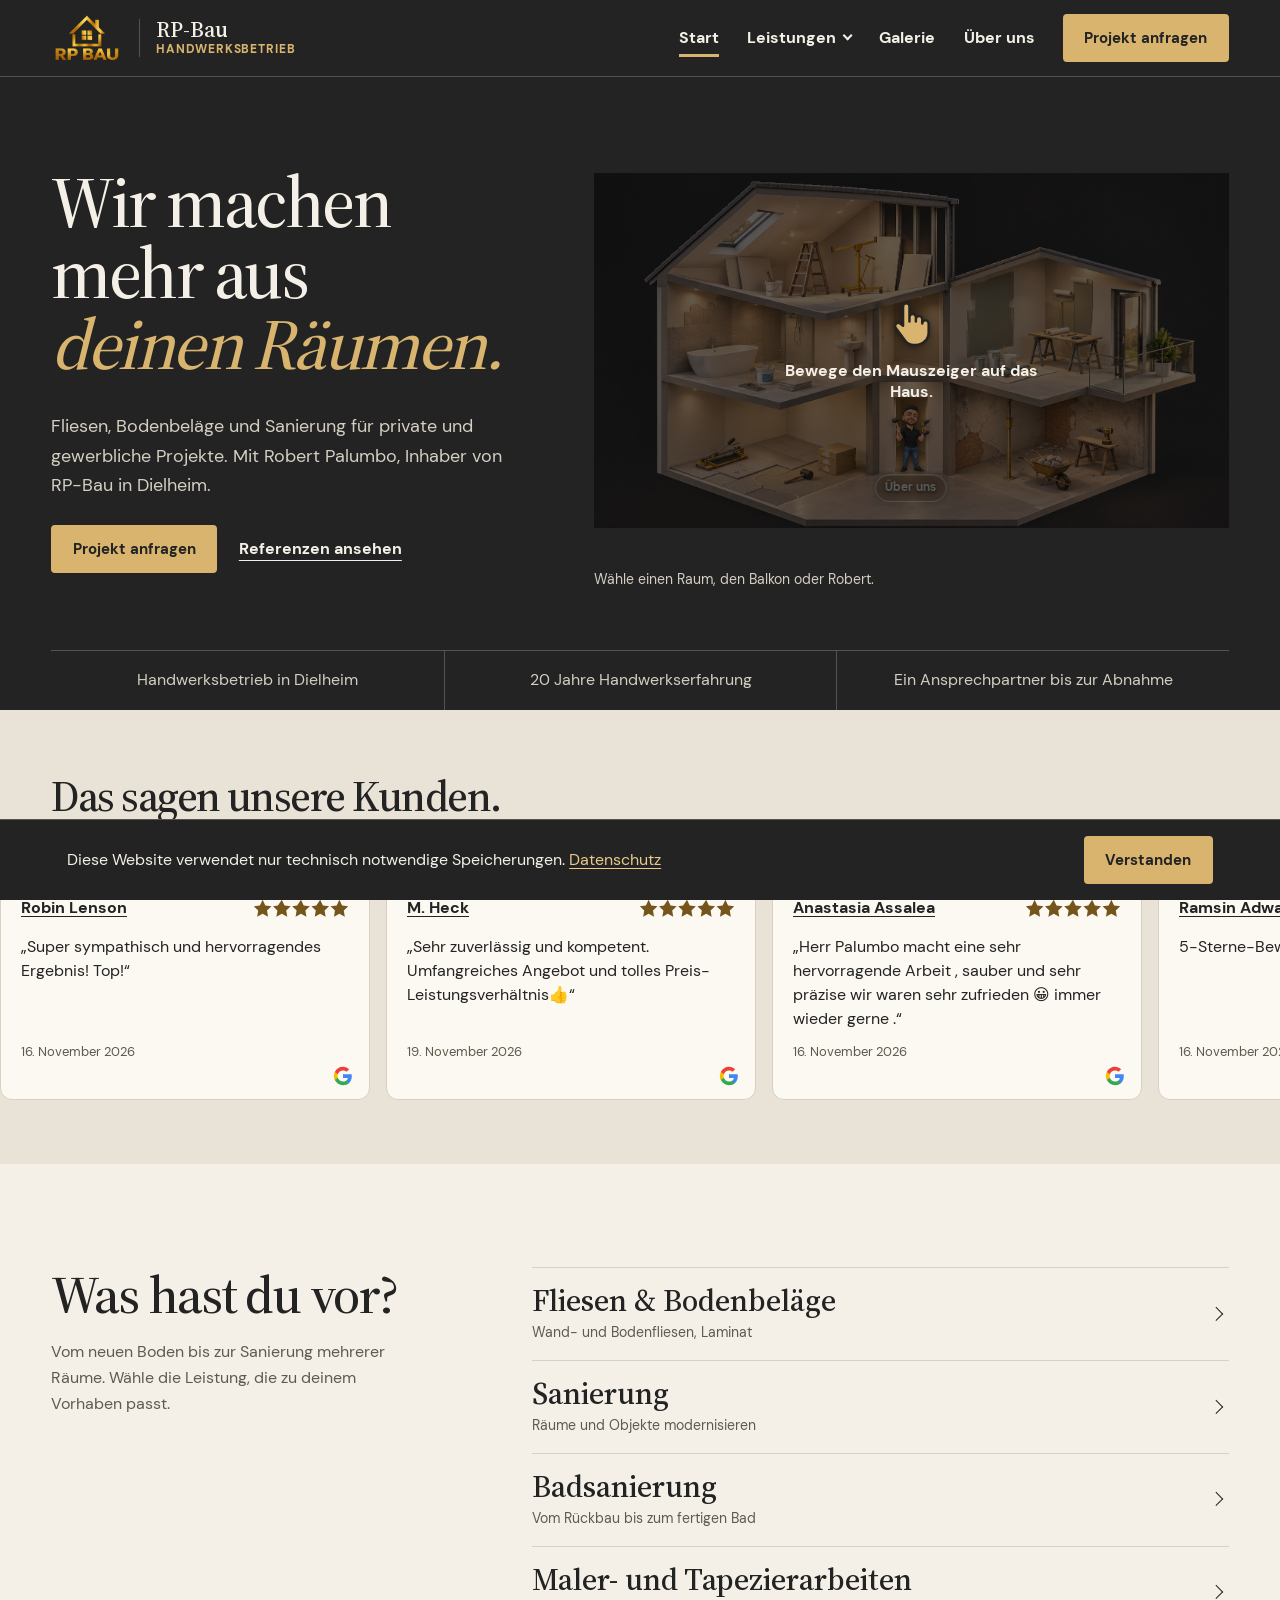
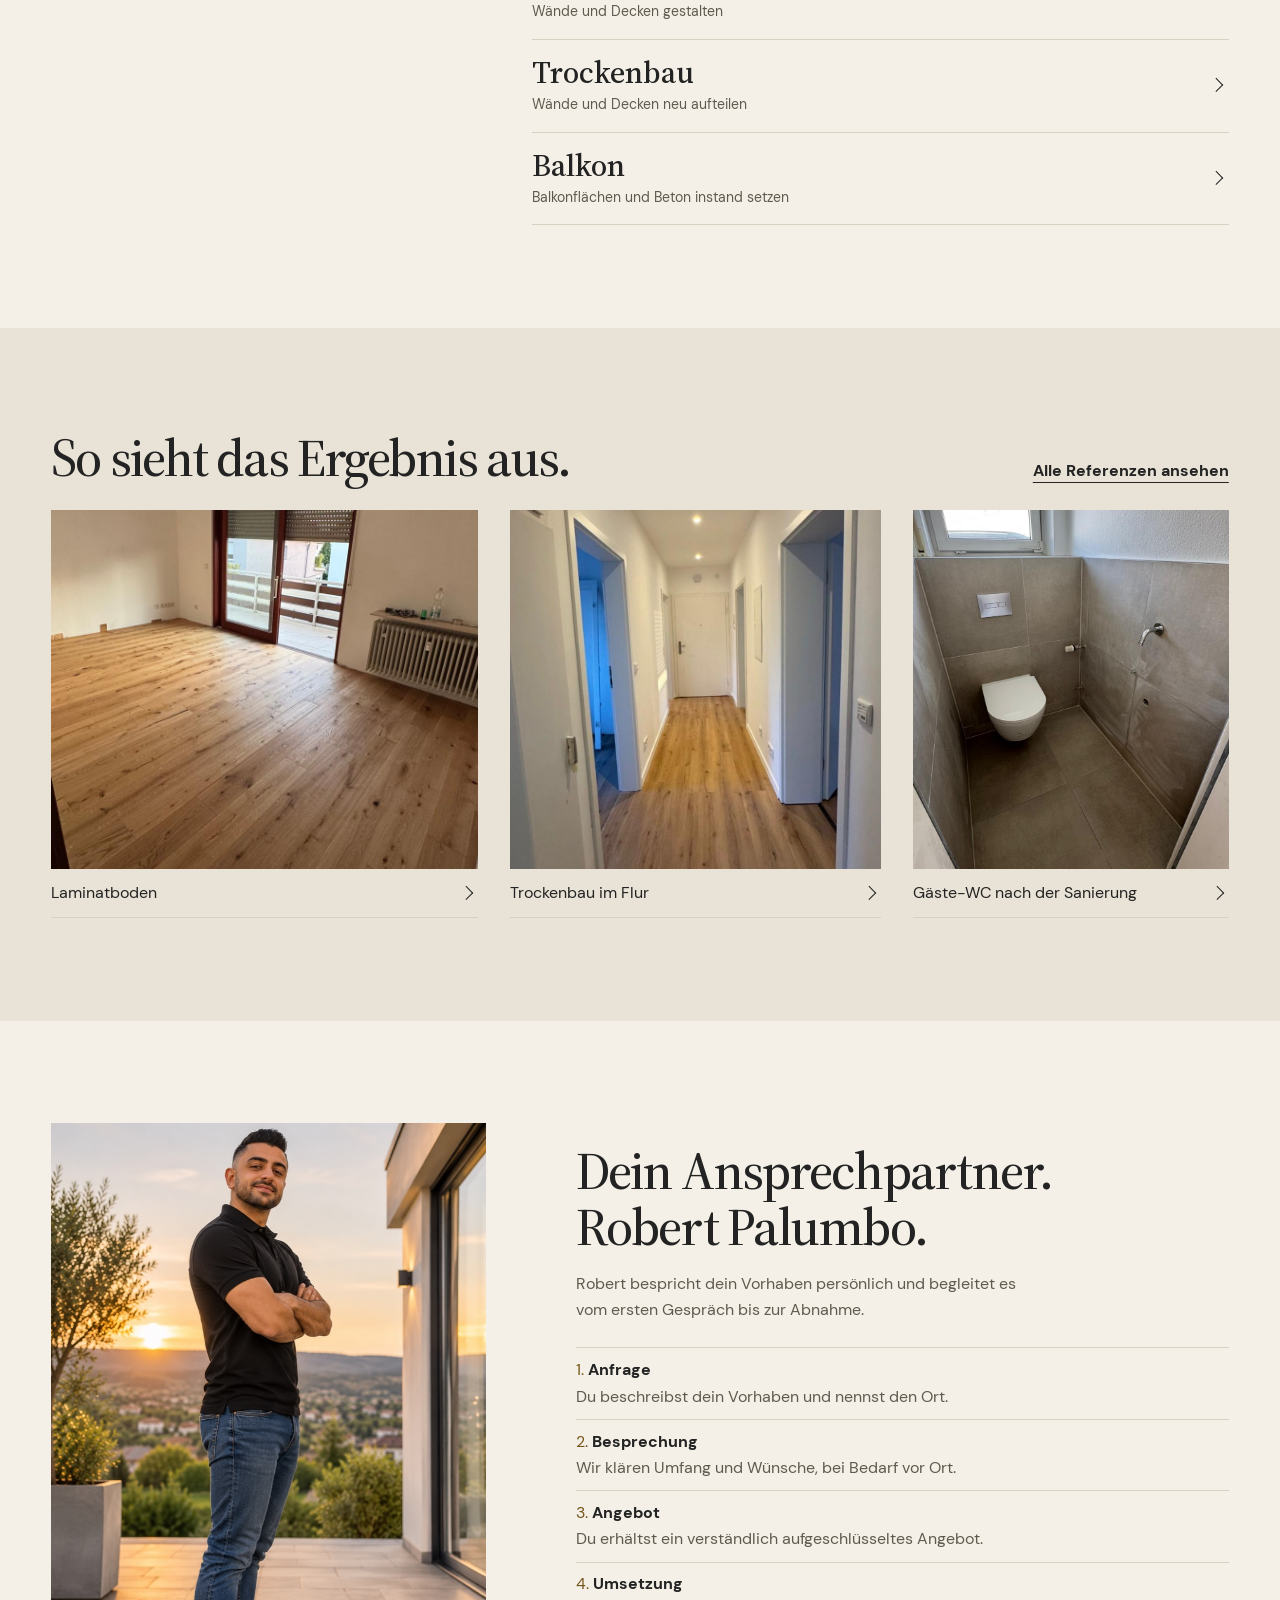
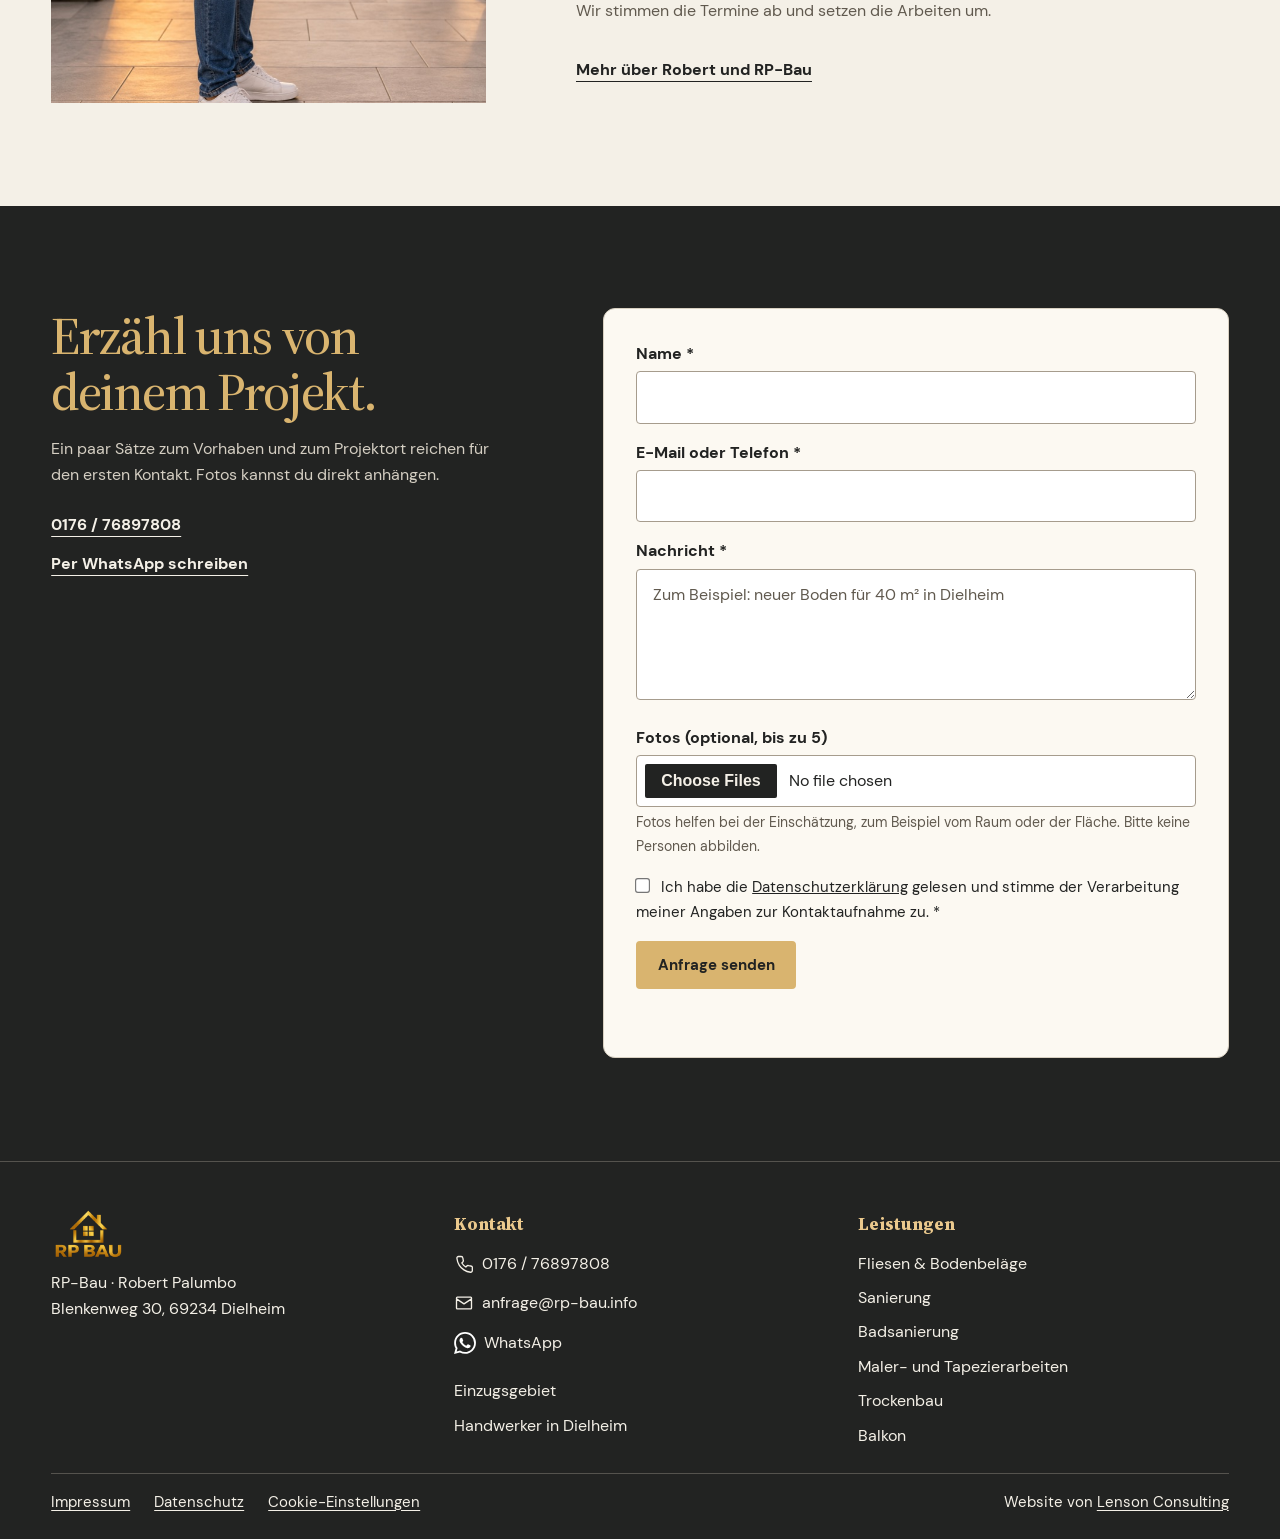
<file: index.html>
<!doctype html>
<html lang="de">
<head>
  <meta charset="utf-8">
  <meta name="viewport" content="width=device-width, initial-scale=1">
  <title>RP-Bau | Fliesen, Bodenbeläge &amp; Sanierung in Dielheim</title>
  <meta name="description" content="RP-Bau in Dielheim: Fliesen, Laminat, Sanierung, Badsanierung, Maler- und Tapezierarbeiten, Trockenbau und Balkon. Seit 20 Jahren. Einzugsgebiet 100 km. Anfrage per Formular oder WhatsApp.">
  <meta property="og:title" content="RP-Bau | Handwerker des Vertrauens in Dielheim">
  <meta property="og:description" content="Fliesen, Bodenbeläge, Sanierung, Bad, Malerarbeiten, Trockenbau und Balkon aus Dielheim. Seit 20 Jahren.">
  <meta property="og:type" content="website">
  <meta property="og:url" content="https://rp-bau.info/">
  <link rel="icon" href="/favicon.svg" type="image/svg+xml">
  <link rel="stylesheet" href="/css/tokens.css?v=nav1">
  <link rel="stylesheet" href="/css/base.css?v=nav1">
  <link rel="stylesheet" href="/css/components.css?v=nav1">
  <link rel="stylesheet" href="/css/pages.css?v=nav1">
  <link rel="stylesheet" href="/css/design.css?v=footer1">
  <script type="application/ld+json">
  {
    "@context": "https://schema.org",
    "@type": "HomeAndConstructionBusiness",
    "name": "RP-Bau",
    "description": "Fliesen & Bodenbeläge (Wand- und Bodenfliesen, Laminat), Sanierung, Badsanierung, Maler- und Tapezierarbeiten, Trockenbau, Balkon",
    "telephone": "+4917676897808",
    "email": "anfrage@rp-bau.info",
    "url": "https://rp-bau.info/",
    "address": {
      "@type": "PostalAddress",
      "streetAddress": "Blenkenweg 30",
      "postalCode": "69234",
      "addressLocality": "Dielheim",
      "addressCountry": "DE"
    },
    "areaServed": "100 km um Dielheim",
    "founder": "Robert Palumbo"
  }
  </script>
</head>
<body>
  <a class="skip-link" href="#main">Zum Inhalt springen</a>
  <header class="site-header">
    <div class="container site-header__inner">
      <a class="site-logo" href="/index.html" aria-label="RP-Bau Startseite">
        <img src="/images/logo/logo-web.png" alt="RP-Bau Logo" width="180" height="48">
      </a>
      <p class="site-slogan"><strong>RP-Bau</strong><span>Handwerksbetrieb</span></p>
      <button class="nav-toggle" type="button" aria-expanded="false" aria-controls="site-nav">Menü</button>
      <nav id="site-nav" class="site-nav" aria-label="Hauptnavigation">
        <ul>
          <li><a href="/index.html">Start</a></li>
          <li class="has-submenu">
            <button class="submenu-toggle" type="button" aria-expanded="false" aria-controls="submenu-leistungen">Leistungen</button>
            <ul id="submenu-leistungen" class="submenu">
              <li><a href="/leistungen/fliesenlegen.html">Fliesen &amp; Bodenbeläge</a></li>
              <li><a href="/leistungen/sanierung.html">Sanierung</a></li>
              <li><a href="/leistungen/badsanierung.html">Badsanierung</a></li>
              <li><a href="/leistungen/maler-tapezierarbeiten.html">Maler- und Tapezierarbeiten</a></li>
              <li><a href="/leistungen/trockenbau.html">Trockenbau</a></li>
              <li><a href="/leistungen/balkon.html">Balkon</a></li>
            </ul>
          </li>
          <li><a href="/galerie.html">Galerie</a></li>
          <li><a href="/ueber-uns.html">Über uns</a></li>
          <li><a href="/index.html#kontakt" class="btn btn--primary">Projekt anfragen</a></li>
        </ul>
      </nav>
    </div>
  </header>

  <main id="main">
    <section class="showcase" aria-labelledby="showcase-title">
      <div class="showcase__layout container">
        <div class="showcase__copy">
          <h1 id="showcase-title">Wir machen mehr aus <em>deinen Räumen.</em></h1>
          <p>Fliesen, Bodenbeläge und Sanierung für private und gewerbliche Projekte. Mit Robert Palumbo, Inhaber von RP-Bau in Dielheim.</p>
          <div class="showcase__actions">
            <a href="#kontakt" class="btn btn--primary">Projekt anfragen</a>
            <a href="/galerie.html" class="text-link">Referenzen ansehen</a>
          </div>
        </div>
        <div class="showcase__project">
          <figure>
            <div class="hero-map">
              <picture>
                <source media="(max-width: 950px)" srcset="/images/hero/hero-mobil.png" width="937" height="1679">
                <img class="hero-map__house" src="/images/hero/hero-quer.png" alt="Hausquerschnitt mit sechs Handwerksbereichen und mittigem Eingang" width="1677" height="938" fetchpriority="high">
              </picture>
              <button class="hero-map__hint" type="button" hidden>
                <svg viewBox="0 0 24 24" aria-hidden="true" focusable="false">
                  <path d="M8 13V4a1.5 1.5 0 0 1 3 0v7-2a1.5 1.5 0 0 1 3 0v2-1a1.5 1.5 0 0 1 3 0v2a1.5 1.5 0 0 1 3 0v4a6 6 0 0 1-6 6h-1a5 5 0 0 1-4-2l-4.5-6a1.5 1.5 0 0 1 2.3-1.9L8 13Z"/>
                </svg>
                <span class="hero-map__hint-mouse">Bewege den Mauszeiger auf das Haus.</span>
                <span class="hero-map__hint-touch">Tippe auf das Haus, um die Gewerke zu entdecken.</span>
              </button>
              <svg class="hero-map__zones hero-map__zones--landscape" viewBox="0 0 850 475" preserveAspectRatio="none" aria-label="Leistungen im Haus entdecken">
                <a href="/leistungen/trockenbau.html" aria-label="Trockenbau">
                  <path class="hero-map__zone" d="M99 135 215 26 470 40 472 146 310 185Z"/>
                  <g class="hero-map__callout" aria-hidden="true">
                    <path d="M287 125 185 -18H390"/>
                    <text x="287" y="-25" text-anchor="middle">Trockenbau</text>
                  </g>
                </a>
                <a href="/leistungen/maler-tapezierarbeiten.html" aria-label="Maler- und Tapezierarbeiten">
                  <path class="hero-map__zone" d="M480 151 596 108 747 150 745 229 663 289 597 300 479 268Z"/>
                  <g class="hero-map__callout" aria-hidden="true">
                    <path d="M589 192 610 38H845"/>
                    <text x="727" y="31" text-anchor="middle">Maler- und Tapezierarbeiten</text>
                  </g>
                </a>
                <a href="/leistungen/badsanierung.html" aria-label="Badsanierung">
                  <path class="hero-map__zone" d="M97 145 310 195 371 179V269L247 306 97 275Z"/>
                  <g class="hero-map__callout" aria-hidden="true">
                    <path d="M183 223 27 280V486H158"/>
                    <text x="93" y="479" text-anchor="middle">Badsanierung</text>
                  </g>
                </a>
                <a href="/leistungen/sanierung.html" aria-label="Sanierung">
                  <path class="hero-map__zone" d="M479 278 596 313 741 282V397L577 455 479 402Z"/>
                  <g class="hero-map__callout" aria-hidden="true">
                    <path d="M604 363 674 486H810"/>
                    <text x="742" y="479" text-anchor="middle">Sanierung</text>
                  </g>
                </a>
                <a href="/leistungen/balkon.html" aria-label="Balkon">
                  <path class="hero-map__zone" d="M663 271 746 217 800 226 803 273 706 299 663 289Z"/>
                  <g class="hero-map__callout" aria-hidden="true">
                    <path d="M758 252 779 180H845"/>
                    <text x="812" y="173" text-anchor="middle">Balkon</text>
                  </g>
                </a>
                <a href="/leistungen/fliesenlegen.html" aria-label="Fliesen &amp; Bodenbeläge">
                  <path class="hero-map__zone" d="M97 285 247 317 366 285V402L272 451 98 398Z"/>
                  <g class="hero-map__callout" aria-hidden="true">
                    <path d="M214 371 240 486H433"/>
                    <text x="337" y="479" text-anchor="middle">Fliesen &amp; Bodenbeläge</text>
                  </g>
                </a>
              </svg>
              <svg class="hero-map__zones hero-map__zones--portrait" viewBox="0 0 474 850" preserveAspectRatio="none" aria-label="Leistungen im Haus entdecken">
                <a href="/leistungen/trockenbau.html" aria-label="Trockenbau">
                  <path class="hero-map__zone" d="M27 265 112 141H329V274L194 345Z"/>
                </a>
                <a href="/leistungen/maler-tapezierarbeiten.html" aria-label="Maler- und Tapezierarbeiten">
                  <path class="hero-map__zone" d="M238 326 338 282 420 330 417 410 354 484 239 457Z"/>
                </a>
                <a href="/leistungen/badsanierung.html" aria-label="Badsanierung">
                  <path class="hero-map__zone" d="M29 277 195 357 228 340V462L134 511 29 454Z"/>
                </a>
                <a href="/leistungen/sanierung.html" aria-label="Sanierung">
                  <path class="hero-map__zone" d="M263 489 324 524 422 484V618L340 679 263 627Z"/>
                </a>
                <a href="/leistungen/balkon.html" aria-label="Balkon">
                  <path class="hero-map__zone" d="M355 456 425 411 462 425 465 477 389 518 355 501Z"/>
                </a>
                <a href="/leistungen/fliesenlegen.html" aria-label="Fliesen &amp; Bodenbeläge">
                  <path class="hero-map__zone" d="M28 466 134 523 201 486V626L135 687 29 613Z"/>
                </a>
              </svg>
              <div class="hero-map__mobile-labels hero-map__mobile-labels--landscape" aria-hidden="true">
                <span class="hero-map__glass" style="--zone-x:33.76%; --zone-y:26.32%">Trockenbau</span>
                <span class="hero-map__glass" style="--zone-x:69.29%; --zone-y:40.42%">Maler &amp; Tapete</span>
                <span class="hero-map__glass" style="--zone-x:21.53%; --zone-y:46.95%">Badsanierung</span>
                <span class="hero-map__glass" style="--zone-x:71.06%; --zone-y:76.42%">Sanierung</span>
                <span class="hero-map__glass" style="--zone-x:89.18%; --zone-y:53.05%">Balkon</span>
                <span class="hero-map__glass" style="--zone-x:25.18%; --zone-y:78.11%">Fliesen &amp; Boden</span>
              </div>
              <div class="hero-map__mobile-labels hero-map__mobile-labels--portrait" aria-hidden="true">
                <span class="hero-map__glass" style="--zone-x:37.34%; --zone-y:28.82%">Trockenbau</span>
                <span class="hero-map__glass" style="--zone-x:68.99%; --zone-y:43.53%">Maler &amp; Tapete</span>
                <span class="hero-map__glass" style="--zone-x:25.11%; --zone-y:45.88%">Badsanierung</span>
                <span class="hero-map__glass" style="--zone-x:73.00%; --zone-y:66.47%">Sanierung</span>
                <span class="hero-map__glass" style="--zone-x:85.65%; --zone-y:54.47%">Balkon</span>
                <span class="hero-map__glass" style="--zone-x:23.00%; --zone-y:69.18%">Fliesen &amp; Boden</span>
              </div>
              <a class="hero-map__owner" href="/ueber-uns.html" aria-label="Über uns – Robert Palumbo kennenlernen">
                <img src="/images/hero/inhaber-hero.png" alt="" width="267" height="400">
                <span class="hero-map__glass" aria-hidden="true">Über uns</span>
              </a>
            </div>
            <figcaption class="showcase__caption">
              <span>Wähle einen Raum, den Balkon oder Robert.</span>
            </figcaption>
          </figure>
          <nav class="hero-map__links" aria-label="Leistungen und Inhaber">
            <ul>
              <li><a href="/leistungen/trockenbau.html">Trockenbau</a></li>
              <li><a href="/leistungen/maler-tapezierarbeiten.html">Maler- und Tapezierarbeiten</a></li>
              <li><a href="/leistungen/badsanierung.html">Badsanierung</a></li>
              <li><a href="/leistungen/sanierung.html">Sanierung</a></li>
              <li><a href="/leistungen/balkon.html">Balkon</a></li>
              <li><a href="/leistungen/fliesenlegen.html">Fliesen &amp; Bodenbeläge</a></li>
              <li><a href="/ueber-uns.html">Über uns</a></li>
            </ul>
          </nav>
        </div>
      </div>
      <div class="container">
        <ul class="showcase__facts" aria-label="RP-Bau auf einen Blick">
          <li>Handwerksbetrieb in Dielheim</li>
          <li>20 Jahre Handwerkserfahrung</li>
          <li>Ein Ansprechpartner bis zur Abnahme</li>
        </ul>
      </div>
    </section>

    <section class="reviews-strip" aria-labelledby="reviews-title">
      <div class="container reviews-strip__heading">
        <div>
          <h2 id="reviews-title">Das sagen unsere Kunden.</h2>
          <p>Google Bewertungen</p>
        </div>
      </div>
      <div class="reviews-strip__viewport">
        <div class="reviews-strip__track">
          <div class="reviews-strip__group">
            <article class="review-card">
              <div class="review-card__top"><a href="https://www.google.com/maps/contrib/113151303416863447940/reviews?hl=de-DE">Robin Lenson</a><span class="review-card__stars" role="img" aria-label="5 von 5 Sternen"><svg viewBox="0 0 120 24" aria-hidden="true"><path d="m12 1 3.4 7 7.7 1.1-5.6 5.4 1.3 7.6-6.8-3.6-6.8 3.6 1.3-7.6L1 9.1 8.6 8zM36 1l3.4 7 7.7 1.1-5.6 5.4 1.3 7.6-6.8-3.6-6.8 3.6 1.3-7.6-5.5-5.4L31.2 8zM60 1l3.4 7 7.7 1.1-5.6 5.4 1.3 7.6-6.8-3.6-6.8 3.6 1.3-7.6-5.5-5.4L55.2 8zM84 1l3.4 7 7.7 1.1-5.6 5.4 1.3 7.6-6.8-3.6-6.8 3.6 1.3-7.6-5.5-5.4L79.2 8zM108 1l3.4 7 7.7 1.1-5.6 5.4 1.3 7.6-6.8-3.6-6.8 3.6 1.3-7.6-5.5-5.4 7.6-1.1z"/></svg></span></div>
              <p>„Super sympathisch und hervorragendes Ergebnis! Top!“</p>
              <time datetime="2026-11-16">16. November 2026</time>
            <img class="review-card__google" src="/images/google-g.svg" alt="" aria-hidden="true"></article>
            <article class="review-card">
              <div class="review-card__top"><a href="https://www.google.com/maps/contrib/115780444694172626354/reviews?hl=de-DE">M. Heck</a><span class="review-card__stars" role="img" aria-label="5 von 5 Sternen"><svg viewBox="0 0 120 24" aria-hidden="true"><path d="m12 1 3.4 7 7.7 1.1-5.6 5.4 1.3 7.6-6.8-3.6-6.8 3.6 1.3-7.6L1 9.1 8.6 8zM36 1l3.4 7 7.7 1.1-5.6 5.4 1.3 7.6-6.8-3.6-6.8 3.6 1.3-7.6-5.5-5.4L31.2 8zM60 1l3.4 7 7.7 1.1-5.6 5.4 1.3 7.6-6.8-3.6-6.8 3.6 1.3-7.6-5.5-5.4L55.2 8zM84 1l3.4 7 7.7 1.1-5.6 5.4 1.3 7.6-6.8-3.6-6.8 3.6 1.3-7.6-5.5-5.4L79.2 8zM108 1l3.4 7 7.7 1.1-5.6 5.4 1.3 7.6-6.8-3.6-6.8 3.6 1.3-7.6-5.5-5.4 7.6-1.1z"/></svg></span></div>
              <p>„Sehr zuverlässig und kompetent. Umfangreiches Angebot und tolles Preis-Leistungsverhältnis👍“</p>
              <time datetime="2026-11-19">19. November 2026</time>
            <img class="review-card__google" src="/images/google-g.svg" alt="" aria-hidden="true"></article>
            <article class="review-card">
              <div class="review-card__top"><a href="https://www.google.com/maps/contrib/112248931868949131475/reviews?hl=de-DE">Anastasia Assalea</a><span class="review-card__stars" role="img" aria-label="5 von 5 Sternen"><svg viewBox="0 0 120 24" aria-hidden="true"><path d="m12 1 3.4 7 7.7 1.1-5.6 5.4 1.3 7.6-6.8-3.6-6.8 3.6 1.3-7.6L1 9.1 8.6 8zM36 1l3.4 7 7.7 1.1-5.6 5.4 1.3 7.6-6.8-3.6-6.8 3.6 1.3-7.6-5.5-5.4L31.2 8zM60 1l3.4 7 7.7 1.1-5.6 5.4 1.3 7.6-6.8-3.6-6.8 3.6 1.3-7.6-5.5-5.4L55.2 8zM84 1l3.4 7 7.7 1.1-5.6 5.4 1.3 7.6-6.8-3.6-6.8 3.6 1.3-7.6-5.5-5.4L79.2 8zM108 1l3.4 7 7.7 1.1-5.6 5.4 1.3 7.6-6.8-3.6-6.8 3.6 1.3-7.6-5.5-5.4 7.6-1.1z"/></svg></span></div>
              <p>„Herr Palumbo macht eine sehr hervorragende Arbeit , sauber und sehr präzise wir waren sehr zufrieden 😀 immer wieder gerne .“</p>
              <time datetime="2026-11-16">16. November 2026</time>
            <img class="review-card__google" src="/images/google-g.svg" alt="" aria-hidden="true"></article>
            <article class="review-card">
              <div class="review-card__top"><a href="https://www.google.com/maps/contrib/113918300335480760843/reviews?hl=de-DE">Ramsin Adward</a><span class="review-card__stars" role="img" aria-label="5 von 5 Sternen"><svg viewBox="0 0 120 24" aria-hidden="true"><path d="m12 1 3.4 7 7.7 1.1-5.6 5.4 1.3 7.6-6.8-3.6-6.8 3.6 1.3-7.6L1 9.1 8.6 8zM36 1l3.4 7 7.7 1.1-5.6 5.4 1.3 7.6-6.8-3.6-6.8 3.6 1.3-7.6-5.5-5.4L31.2 8zM60 1l3.4 7 7.7 1.1-5.6 5.4 1.3 7.6-6.8-3.6-6.8 3.6 1.3-7.6-5.5-5.4L55.2 8zM84 1l3.4 7 7.7 1.1-5.6 5.4 1.3 7.6-6.8-3.6-6.8 3.6 1.3-7.6-5.5-5.4L79.2 8zM108 1l3.4 7 7.7 1.1-5.6 5.4 1.3 7.6-6.8-3.6-6.8 3.6 1.3-7.6-5.5-5.4 7.6-1.1z"/></svg></span></div>
              <p>5-Sterne-Bewertung</p>
              <time datetime="2026-11-16">16. November 2026</time>
            <img class="review-card__google" src="/images/google-g.svg" alt="" aria-hidden="true"></article>
          </div>
          <div class="reviews-strip__group" aria-hidden="true" inert>
            <article class="review-card"><div class="review-card__top"><a tabindex="-1" href="https://www.google.com/maps/contrib/113151303416863447940/reviews?hl=de-DE">Robin Lenson</a><span class="review-card__stars"><svg viewBox="0 0 120 24"><path d="m12 1 3.4 7 7.7 1.1-5.6 5.4 1.3 7.6-6.8-3.6-6.8 3.6 1.3-7.6L1 9.1 8.6 8zM36 1l3.4 7 7.7 1.1-5.6 5.4 1.3 7.6-6.8-3.6-6.8 3.6 1.3-7.6-5.5-5.4L31.2 8zM60 1l3.4 7 7.7 1.1-5.6 5.4 1.3 7.6-6.8-3.6-6.8 3.6 1.3-7.6-5.5-5.4L55.2 8zM84 1l3.4 7 7.7 1.1-5.6 5.4 1.3 7.6-6.8-3.6-6.8 3.6 1.3-7.6-5.5-5.4L79.2 8zM108 1l3.4 7 7.7 1.1-5.6 5.4 1.3 7.6-6.8-3.6-6.8 3.6 1.3-7.6-5.5-5.4 7.6-1.1z"/></svg></span></div><p>„Super sympathisch und hervorragendes Ergebnis! Top!“</p><time datetime="2026-11-16">16. November 2026</time><img class="review-card__google" src="/images/google-g.svg" alt="" aria-hidden="true"></article>
            <article class="review-card"><div class="review-card__top"><a tabindex="-1" href="https://www.google.com/maps/contrib/115780444694172626354/reviews?hl=de-DE">M. Heck</a><span class="review-card__stars"><svg viewBox="0 0 120 24"><path d="m12 1 3.4 7 7.7 1.1-5.6 5.4 1.3 7.6-6.8-3.6-6.8 3.6 1.3-7.6L1 9.1 8.6 8zM36 1l3.4 7 7.7 1.1-5.6 5.4 1.3 7.6-6.8-3.6-6.8 3.6 1.3-7.6-5.5-5.4L31.2 8zM60 1l3.4 7 7.7 1.1-5.6 5.4 1.3 7.6-6.8-3.6-6.8 3.6 1.3-7.6-5.5-5.4L55.2 8zM84 1l3.4 7 7.7 1.1-5.6 5.4 1.3 7.6-6.8-3.6-6.8 3.6 1.3-7.6-5.5-5.4L79.2 8zM108 1l3.4 7 7.7 1.1-5.6 5.4 1.3 7.6-6.8-3.6-6.8 3.6 1.3-7.6-5.5-5.4 7.6-1.1z"/></svg></span></div><p>„Sehr zuverlässig und kompetent. Umfangreiches Angebot und tolles Preis-Leistungsverhältnis👍“</p><time datetime="2026-11-19">19. November 2026</time><img class="review-card__google" src="/images/google-g.svg" alt="" aria-hidden="true"></article>
            <article class="review-card"><div class="review-card__top"><a tabindex="-1" href="https://www.google.com/maps/contrib/112248931868949131475/reviews?hl=de-DE">Anastasia Assalea</a><span class="review-card__stars"><svg viewBox="0 0 120 24"><path d="m12 1 3.4 7 7.7 1.1-5.6 5.4 1.3 7.6-6.8-3.6-6.8 3.6 1.3-7.6L1 9.1 8.6 8zM36 1l3.4 7 7.7 1.1-5.6 5.4 1.3 7.6-6.8-3.6-6.8 3.6 1.3-7.6-5.5-5.4L31.2 8zM60 1l3.4 7 7.7 1.1-5.6 5.4 1.3 7.6-6.8-3.6-6.8 3.6 1.3-7.6-5.5-5.4L55.2 8zM84 1l3.4 7 7.7 1.1-5.6 5.4 1.3 7.6-6.8-3.6-6.8 3.6 1.3-7.6-5.5-5.4L79.2 8zM108 1l3.4 7 7.7 1.1-5.6 5.4 1.3 7.6-6.8-3.6-6.8 3.6 1.3-7.6-5.5-5.4 7.6-1.1z"/></svg></span></div><p>„Herr Palumbo macht eine sehr hervorragende Arbeit , sauber und sehr präzise wir waren sehr zufrieden 😀 immer wieder gerne .“</p><time datetime="2026-11-16">16. November 2026</time><img class="review-card__google" src="/images/google-g.svg" alt="" aria-hidden="true"></article>
            <article class="review-card"><div class="review-card__top"><a tabindex="-1" href="https://www.google.com/maps/contrib/113918300335480760843/reviews?hl=de-DE">Ramsin Adward</a><span class="review-card__stars"><svg viewBox="0 0 120 24"><path d="m12 1 3.4 7 7.7 1.1-5.6 5.4 1.3 7.6-6.8-3.6-6.8 3.6 1.3-7.6L1 9.1 8.6 8zM36 1l3.4 7 7.7 1.1-5.6 5.4 1.3 7.6-6.8-3.6-6.8 3.6 1.3-7.6-5.5-5.4L31.2 8zM60 1l3.4 7 7.7 1.1-5.6 5.4 1.3 7.6-6.8-3.6-6.8 3.6 1.3-7.6-5.5-5.4L55.2 8zM84 1l3.4 7 7.7 1.1-5.6 5.4 1.3 7.6-6.8-3.6-6.8 3.6 1.3-7.6-5.5-5.4L79.2 8zM108 1l3.4 7 7.7 1.1-5.6 5.4 1.3 7.6-6.8-3.6-6.8 3.6 1.3-7.6-5.5-5.4 7.6-1.1z"/></svg></span></div><p>5-Sterne-Bewertung</p><time datetime="2026-11-16">16. November 2026</time><img class="review-card__google" src="/images/google-g.svg" alt="" aria-hidden="true"></article>
          </div>
        </div>
      </div>
    </section>

    <section class="section work-index" id="leistungen">
      <div class="container work-index__layout">
        <div>
          <h2>Was hast du vor?</h2>
          <p>Vom neuen Boden bis zur Sanierung mehrerer Räume. Wähle die Leistung, die zu deinem Vorhaben passt.</p>
        </div>
        <ul class="work-index__list">
          <li><a href="/leistungen/fliesenlegen.html"><strong>Fliesen &amp; Bodenbeläge</strong><span>Wand- und Bodenfliesen, Laminat</span></a></li>
          <li><a href="/leistungen/sanierung.html"><strong>Sanierung</strong><span>Räume und Objekte modernisieren</span></a></li>
          <li><a href="/leistungen/badsanierung.html"><strong>Badsanierung</strong><span>Vom Rückbau bis zum fertigen Bad</span></a></li>
          <li><a href="/leistungen/maler-tapezierarbeiten.html"><strong>Maler- und Tapezierarbeiten</strong><span>Wände und Decken gestalten</span></a></li>
          <li><a href="/leistungen/trockenbau.html"><strong>Trockenbau</strong><span>Wände und Decken neu aufteilen</span></a></li>
          <li><a href="/leistungen/balkon.html"><strong>Balkon</strong><span>Balkonflächen und Beton instand setzen</span></a></li>
        </ul>
      </div>
    </section>

    <section class="section portfolio-strip">
      <div class="container">
        <div class="portfolio-strip__heading">
          <h2>So sieht das Ergebnis aus.</h2>
          <a href="/galerie.html" class="text-link">Alle Referenzen ansehen</a>
        </div>
        <div class="portfolio-strip__projects">
          <a href="/galerie.html#fliesenlegen">
            <img src="/images/leistungen/fliesenlegen/galerie/Laminat.jpg" alt="Heller Laminatboden in einem Raum mit Balkontür" width="900" height="1600" loading="lazy">
            <span>Laminatboden</span>
          </a>
          <a href="/galerie.html#trockenbau">
            <img src="/images/leistungen/trockenbau/nachher-1.jpg?v=2" alt="Renovierter Flur mit weißen Wänden und Deckenspots" width="923" height="1600" loading="lazy">
            <span>Trockenbau im Flur</span>
          </a>
          <a href="/galerie.html#badsanierung">
            <img src="/images/leistungen/badsanierung/nachher-1.jpg" alt="Saniertes Gäste-WC mit grauen Fliesen und Wand-WC" width="900" height="1600" loading="lazy">
            <span>Gäste-WC nach der Sanierung</span>
          </a>
        </div>
      </div>
    </section>

    <section class="section owner-story">
      <div class="container owner-story__layout">
        <img src="/images/ueber-uns/robert-palumbo-web.jpg" alt="Robert Palumbo, Inhaber von RP-Bau" width="600" height="750" loading="lazy">
        <div>
          <h2>Dein Ansprechpartner.<br>Robert Palumbo.</h2>
          <p>Robert bespricht dein Vorhaben persönlich und begleitet es vom ersten Gespräch bis zur Abnahme.</p>
          <ol class="owner-story__steps">
            <li><strong>Anfrage</strong><span>Du beschreibst dein Vorhaben und nennst den Ort.</span></li>
            <li><strong>Besprechung</strong><span>Wir klären Umfang und Wünsche, bei Bedarf vor Ort.</span></li>
            <li><strong>Angebot</strong><span>Du erhältst ein verständlich aufgeschlüsseltes Angebot.</span></li>
            <li><strong>Umsetzung</strong><span>Wir stimmen die Termine ab und setzen die Arbeiten um.</span></li>
          </ol>
          <a href="/ueber-uns.html" class="text-link">Mehr über Robert und RP-Bau</a>
        </div>
      </div>
    </section>

    <section class="section inquiry" id="kontakt" aria-labelledby="inquiry-title">
      <div class="container inquiry__layout">
        <div class="inquiry__intro">
          <h2 id="inquiry-title">Erzähl uns von<br>deinem Projekt.</h2>
          <p>Ein paar Sätze zum Vorhaben und zum Projektort reichen für den ersten Kontakt. Fotos kannst du direkt anhängen.</p>
          <a class="text-link" href="tel:017676897808">0176 / 76897808</a>
          <a class="text-link" href="https://wa.me/4917676897808" data-wa-link>Per WhatsApp schreiben</a>
        </div>
        <form id="contact-form" class="contact-form">
          <input type="text" name="website" tabindex="-1" autocomplete="off" aria-hidden="true" style="position:absolute;left:-9999px">
          <div class="form-group">
            <label for="name">Name *</label>
            <input id="name" name="name" type="text" required maxlength="200" autocomplete="name">
          </div>
          <div class="form-group">
            <label for="contact">E-Mail oder Telefon *</label>
            <input id="contact" name="contact" type="text" required maxlength="200">
          </div>
          <div class="form-group">
            <label for="message">Nachricht *</label>
            <textarea id="message" name="message" rows="4" maxlength="5000" placeholder="Zum Beispiel: neuer Boden für 40 m² in Dielheim" required></textarea>
          </div>
          <div class="form-group">
            <label for="photos">Fotos (optional, bis zu 5)</label>
            <input id="photos" name="photos" type="file" accept="image/jpeg,image/png,image/webp" multiple aria-describedby="photos-hint">
            <p id="photos-hint" class="form-hint">Fotos helfen bei der Einschätzung, zum Beispiel vom Raum oder der Fläche. Bitte keine Personen abbilden.</p>
          </div>
          <div class="form-group">
            <label><input type="checkbox" name="privacy" required> Ich habe die <a href="/datenschutz.html">Datenschutzerklärung</a> gelesen und stimme der Verarbeitung meiner Angaben zur Kontaktaufnahme zu. *</label>
          </div>
          <button type="submit" class="btn btn--primary">Anfrage senden</button>
          <div id="form-status" class="form-status" role="status" aria-live="polite"></div>
        </form>
      </div>
    </section>
  </main>

  <footer class="site-footer">
    <div class="container">
      <div class="site-footer__grid">
        <div>
          <img src="/images/logo/logo-web.png" alt="RP-Bau" width="140" height="38">
          <p>RP-Bau · Robert Palumbo<br>Blenkenweg 30, 69234 Dielheim</p>
        </div>
        <div>
          <p class="site-footer__title">Kontakt</p>
          <ul class="site-footer__links site-footer__contact">
            <li><a href="tel:017676897808"><svg width="20" height="20" viewBox="0 0 24 24" fill="none" stroke="currentColor" stroke-width="1.6" stroke-linecap="round" stroke-linejoin="round" aria-hidden="true"><path d="M22 16.9v3a2 2 0 0 1-2.2 2 18 18 0 0 1-7.9-2.8 18 18 0 0 1-5.5-5.5 18 18 0 0 1-2.8-7.9A2 2 0 0 1 5.6 3h3a2 2 0 0 1 2 1.7l.5 2.8a2 2 0 0 1-.5 2.1l-1.2 1.2a14 14 0 0 0 4.8 4.8l1.2-1.2a2 2 0 0 1 2.1-.5l2.8.5a2 2 0 0 1 1.7 2.5Z"/></svg><span>0176 / 76897808</span></a></li>
            <li><a href="mailto:anfrage@rp-bau.info"><svg width="20" height="20" viewBox="0 0 24 24" fill="none" stroke="currentColor" stroke-width="1.6" stroke-linecap="round" stroke-linejoin="round" aria-hidden="true"><path d="M4 5h16a1 1 0 0 1 1 1v12a1 1 0 0 1-1 1H4a1 1 0 0 1-1-1V6a1 1 0 0 1 1-1Zm-1 2 9 6 9-6"/></svg><span>anfrage@rp-bau.info</span></a></li>
            <li><a class="wa-link-icon" href="https://wa.me/4917676897808?text=Guten%20Tag%2C%20ich%20m%C3%B6chte%20ein%20Projekt%20anfragen." data-wa-link><img src="/images/icons/whatsapp.svg" alt="" width="20" height="20" aria-hidden="true" loading="lazy" referrerpolicy="no-referrer"><span>WhatsApp</span></a></li>
          </ul>
          <ul class="site-footer__links site-footer__region">
            <li><a href="/einsatzgebiet.html">Einzugsgebiet</a></li>
            <li><a href="/handwerker-dielheim.html">Handwerker in Dielheim</a></li>
          </ul>
        </div>
        <div>
          <p class="site-footer__title">Leistungen</p>
          <ul class="site-footer__links"><li><a href="/leistungen/fliesenlegen.html">Fliesen &amp; Bodenbeläge</a></li><li><a href="/leistungen/sanierung.html">Sanierung</a></li><li><a href="/leistungen/badsanierung.html">Badsanierung</a></li><li><a href="/leistungen/maler-tapezierarbeiten.html">Maler- und Tapezierarbeiten</a></li><li><a href="/leistungen/trockenbau.html">Trockenbau</a></li><li><a href="/leistungen/balkon.html">Balkon</a></li></ul>
        </div>
      </div>
      <div class="site-footer__bottom">
      <ul class="site-footer__legal">
        <li><a href="/impressum.html">Impressum</a></li>
        <li><a href="/datenschutz.html">Datenschutz</a></li>
        <li><a href="/cookie-einstellungen.html">Cookie-Einstellungen</a></li>
      </ul>
      <p class="site-footer__credit">Website von <a href="https://lensonconsulting.de/">Lenson Consulting</a></p>
      </div>
    </div>
  </footer>

  <div class="sticky-cta" aria-label="Schnellkontakt">
    <a href="tel:017676897808">Anrufen</a>
    <a class="wa-link-icon" href="https://wa.me/4917676897808?text=Guten%20Tag%2C%20ich%20m%C3%B6chte%20ein%20Projekt%20anfragen." data-wa-link><img src="/images/icons/whatsapp.svg" alt="" width="20" height="20" aria-hidden="true" loading="lazy" referrerpolicy="no-referrer"><span>WhatsApp</span></a>
    <a href="#kontakt">Projekt anfragen</a>
  </div>

  <div id="cookie-banner" class="cookie-banner" role="dialog" aria-label="Cookie-Einstellungen" aria-live="polite">
    <div class="container">
      <p>Diese Website verwendet nur technisch notwendige Speicherungen. <a href="/datenschutz.html">Datenschutz</a></p>
      <div class="cookie-banner__actions">
        <button type="button" class="btn btn--primary" data-consent="necessary">Verstanden</button>
      </div>
    </div>
  </div>

  <script type="module" src="/js/main.js?v=nav1"></script>
  <script type="module" src="/js/consent.js"></script>
  <script type="module" src="/js/contact-form.js?v=2"></script>
</body>
</html>
</file>
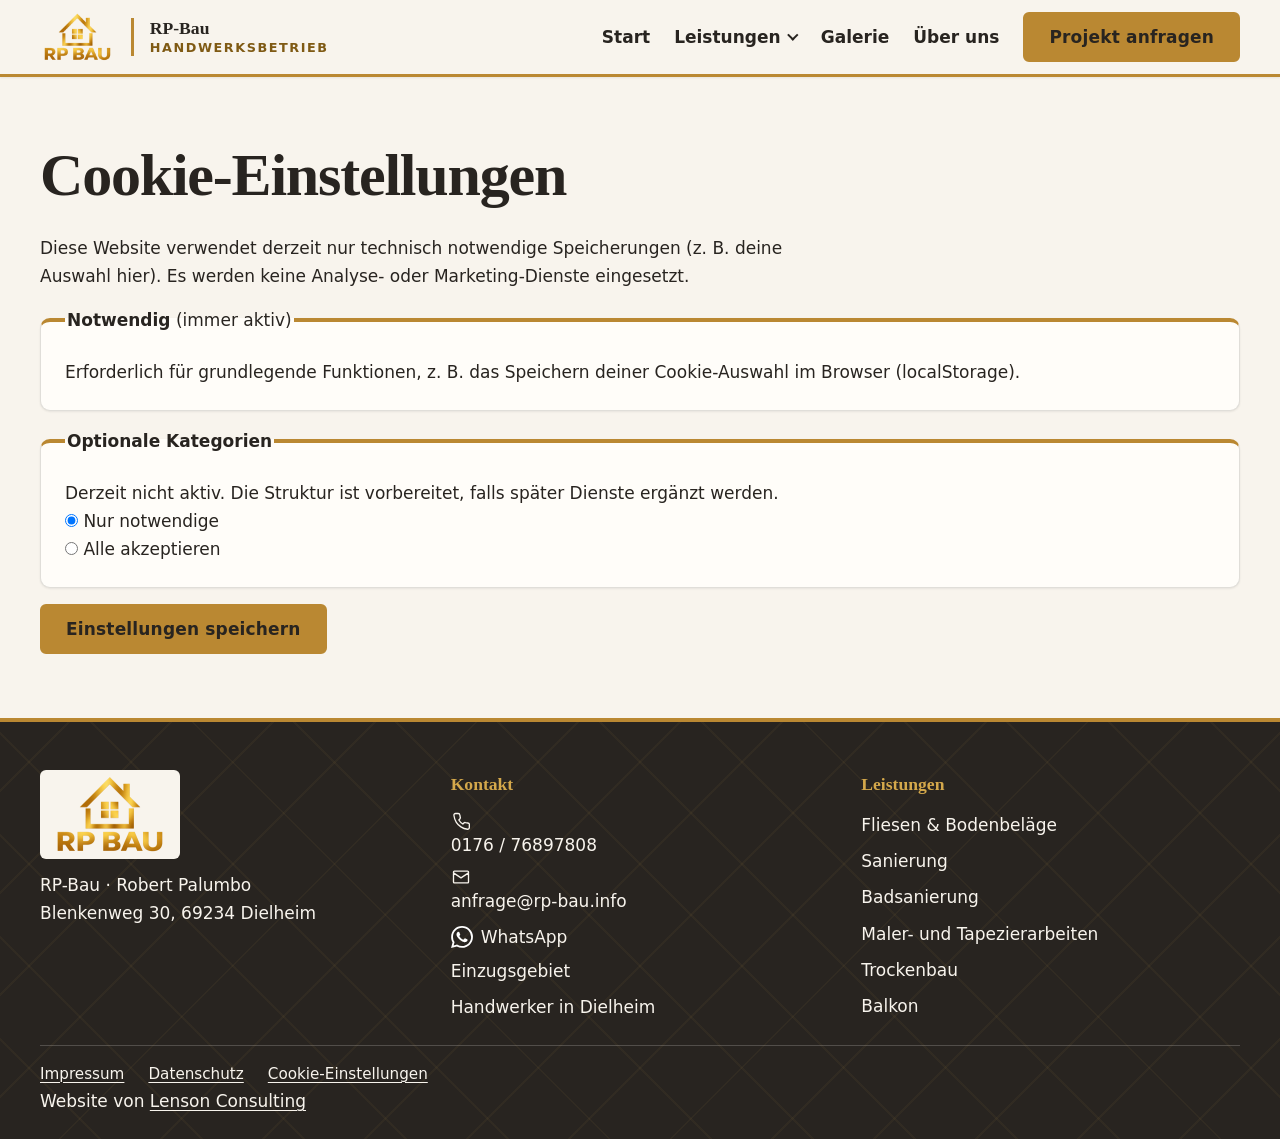
<file: cookie-einstellungen.html>
<!doctype html>
<html lang="de">
<head>
  <meta charset="utf-8">
  <meta name="viewport" content="width=device-width, initial-scale=1">
  <title>Cookie-Einstellungen | RP-Bau Dielheim</title>
  <meta name="description" content="Cookie-Einstellungen der RP-Bau Website.">
  <link rel="icon" href="/favicon.svg" type="image/svg+xml">
  <link rel="stylesheet" href="/css/tokens.css?v=nav1">
  <link rel="stylesheet" href="/css/base.css?v=nav1">
  <link rel="stylesheet" href="/css/components.css?v=nav1">
</head>
<body>
  <a class="skip-link" href="#main">Zum Inhalt springen</a>
  <header class="site-header"><div class="container site-header__inner"><a class="site-logo" href="/index.html"><img src="/images/logo/logo-web.png" alt="RP-Bau Logo" width="180" height="48"></a><p class="site-slogan"><strong>RP-Bau</strong><span>Handwerksbetrieb</span></p><button class="nav-toggle" type="button" aria-expanded="false" aria-controls="site-nav">Menü</button><nav id="site-nav" class="site-nav" aria-label="Hauptnavigation"><ul><li><a href="/index.html">Start</a></li><li class="has-submenu"><button class="submenu-toggle" type="button" aria-expanded="false" aria-controls="submenu-leistungen">Leistungen</button><ul id="submenu-leistungen" class="submenu"><li><a href="/leistungen/fliesenlegen.html">Fliesen &amp; Bodenbeläge</a></li><li><a href="/leistungen/sanierung.html">Sanierung</a></li><li><a href="/leistungen/badsanierung.html">Badsanierung</a></li><li><a href="/leistungen/maler-tapezierarbeiten.html">Maler- und Tapezierarbeiten</a></li><li><a href="/leistungen/trockenbau.html">Trockenbau</a></li><li><a href="/leistungen/balkon.html">Balkon</a></li></ul></li><li><a href="/galerie.html">Galerie</a></li><li><a href="/ueber-uns.html">Über uns</a></li><li><a href="/index.html#kontakt" class="btn btn--primary">Projekt anfragen</a></li></ul></nav></div></header>
  <main id="main" class="section document-page"><div class="container">
    <h1>Cookie-Einstellungen</h1>
    <p>Diese Website verwendet derzeit nur technisch notwendige Speicherungen (z. B. deine Auswahl hier). Es werden keine Analyse- oder Marketing-Dienste eingesetzt.</p>
    <form id="consent-settings">
      <fieldset class="card">
        <legend><strong>Notwendig</strong> (immer aktiv)</legend>
        <p>Erforderlich für grundlegende Funktionen, z. B. das Speichern deiner Cookie-Auswahl im Browser (localStorage).</p>
      </fieldset>
      <fieldset class="card" style="margin-top:1rem">
        <legend><strong>Optionale Kategorien</strong></legend>
        <p>Derzeit nicht aktiv. Die Struktur ist vorbereitet, falls später Dienste ergänzt werden.</p>
        <label><input type="radio" name="level" value="necessary" checked> Nur notwendige</label><br>
        <label><input type="radio" name="level" value="all"> Alle akzeptieren</label>
      </fieldset>
      <p style="margin-top:1rem"><button type="submit" class="btn btn--primary">Einstellungen speichern</button></p>
      <p id="consent-status" role="status" aria-live="polite"></p>
    </form>
  </div></main>
  <footer class="site-footer">
    <div class="container">
      <div class="site-footer__grid">
        <div>
          <img src="/images/logo/logo-web.png" alt="RP-Bau" width="140" height="38">
          <p>RP-Bau · Robert Palumbo<br>Blenkenweg 30, 69234 Dielheim</p>
        </div>
        <div>
          <p class="site-footer__title">Kontakt</p>
          <ul class="site-footer__links site-footer__contact">
            <li><a href="tel:017676897808"><svg width="20" height="20" viewBox="0 0 24 24" fill="none" stroke="currentColor" stroke-width="1.6" stroke-linecap="round" stroke-linejoin="round" aria-hidden="true"><path d="M22 16.9v3a2 2 0 0 1-2.2 2 18 18 0 0 1-7.9-2.8 18 18 0 0 1-5.5-5.5 18 18 0 0 1-2.8-7.9A2 2 0 0 1 5.6 3h3a2 2 0 0 1 2 1.7l.5 2.8a2 2 0 0 1-.5 2.1l-1.2 1.2a14 14 0 0 0 4.8 4.8l1.2-1.2a2 2 0 0 1 2.1-.5l2.8.5a2 2 0 0 1 1.7 2.5Z"/></svg><span>0176 / 76897808</span></a></li>
            <li><a href="mailto:anfrage@rp-bau.info"><svg width="20" height="20" viewBox="0 0 24 24" fill="none" stroke="currentColor" stroke-width="1.6" stroke-linecap="round" stroke-linejoin="round" aria-hidden="true"><path d="M4 5h16a1 1 0 0 1 1 1v12a1 1 0 0 1-1 1H4a1 1 0 0 1-1-1V6a1 1 0 0 1 1-1Zm-1 2 9 6 9-6"/></svg><span>anfrage@rp-bau.info</span></a></li>
            <li><a class="wa-link-icon" href="https://wa.me/4917676897808?text=Guten%20Tag%2C%20ich%20m%C3%B6chte%20ein%20Projekt%20anfragen." data-wa-link><img src="/images/icons/whatsapp.svg" alt="" width="20" height="20" aria-hidden="true" loading="lazy" referrerpolicy="no-referrer"><span>WhatsApp</span></a></li>
          </ul>
          <ul class="site-footer__links site-footer__region">
            <li><a href="/einsatzgebiet.html">Einzugsgebiet</a></li>
            <li><a href="/handwerker-dielheim.html">Handwerker in Dielheim</a></li>
          </ul>
        </div>
        <div>
          <p class="site-footer__title">Leistungen</p>
          <ul class="site-footer__links"><li><a href="/leistungen/fliesenlegen.html">Fliesen &amp; Bodenbeläge</a></li><li><a href="/leistungen/sanierung.html">Sanierung</a></li><li><a href="/leistungen/badsanierung.html">Badsanierung</a></li><li><a href="/leistungen/maler-tapezierarbeiten.html">Maler- und Tapezierarbeiten</a></li><li><a href="/leistungen/trockenbau.html">Trockenbau</a></li><li><a href="/leistungen/balkon.html">Balkon</a></li></ul>
        </div>
      </div>
      <div class="site-footer__bottom">
      <ul class="site-footer__legal">
        <li><a href="/impressum.html">Impressum</a></li>
        <li><a href="/datenschutz.html">Datenschutz</a></li>
        <li><a href="/cookie-einstellungen.html">Cookie-Einstellungen</a></li>
      </ul>
      <p class="site-footer__credit">Website von <a href="https://lensonconsulting.de/">Lenson Consulting</a></p>
      </div>
    </div>
  </footer>
  <script type="module" src="/js/main.js?v=nav1"></script>
  <script type="module" src="/js/consent.js"></script>
</body>
</html>
</file>
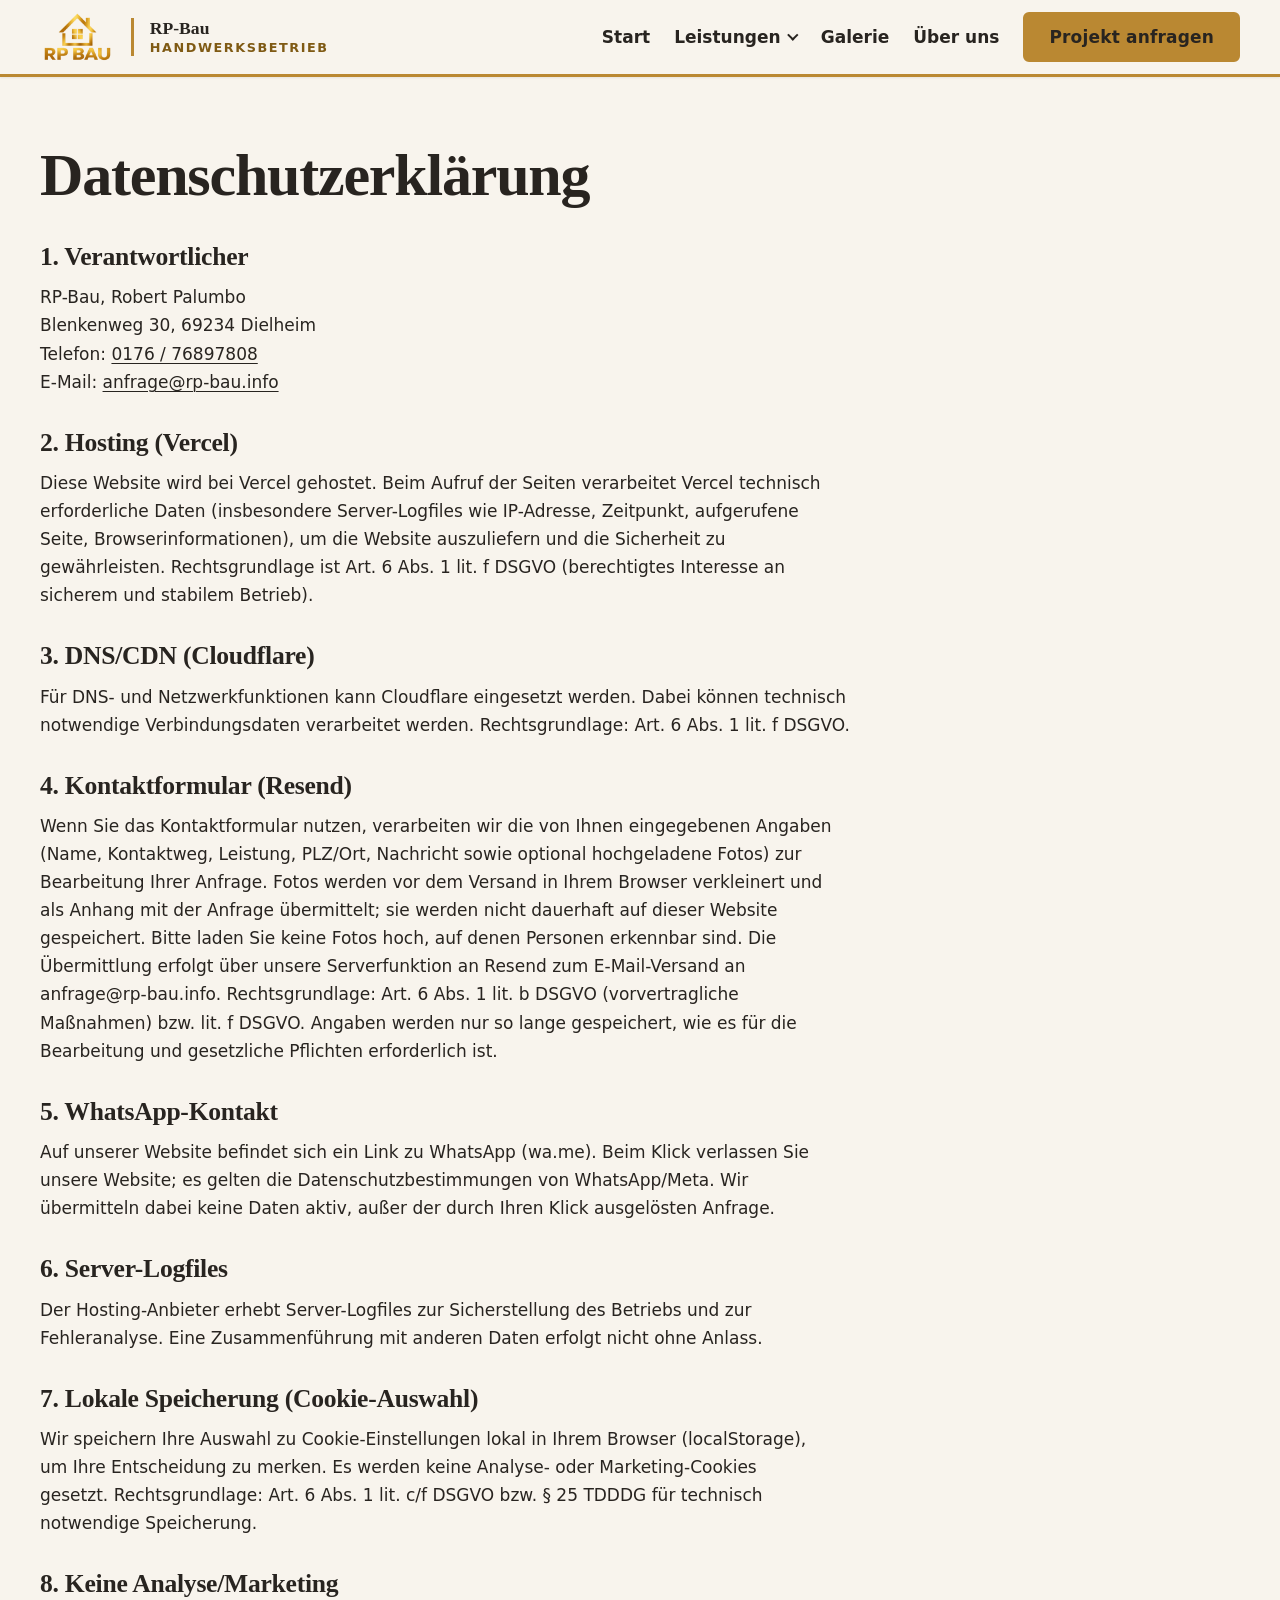
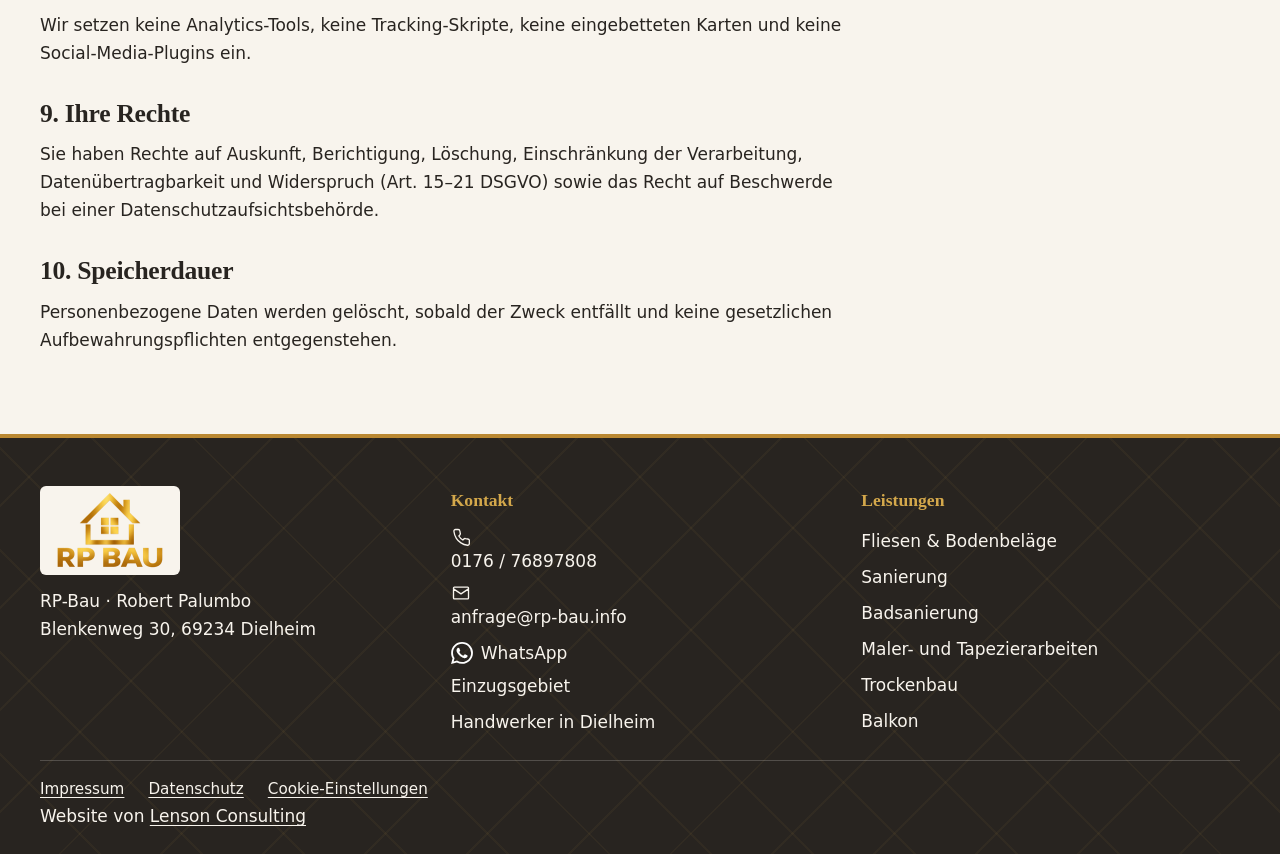
<file: datenschutz.html>
<!doctype html>
<html lang="de">
<head>
  <meta charset="utf-8">
  <meta name="viewport" content="width=device-width, initial-scale=1">
  <title>Datenschutzerklärung | RP-Bau Dielheim</title>
  <meta name="description" content="Datenschutzerklärung der RP-Bau, Dielheim.">
  <link rel="icon" href="/favicon.svg" type="image/svg+xml">
  <link rel="stylesheet" href="/css/tokens.css?v=nav1">
  <link rel="stylesheet" href="/css/base.css?v=nav1">
  <link rel="stylesheet" href="/css/components.css?v=nav1">
</head>
<body>
  <a class="skip-link" href="#main">Zum Inhalt springen</a>
  <header class="site-header"><div class="container site-header__inner"><a class="site-logo" href="/index.html"><img src="/images/logo/logo-web.png" alt="RP-Bau Logo" width="180" height="48"></a><p class="site-slogan"><strong>RP-Bau</strong><span>Handwerksbetrieb</span></p><button class="nav-toggle" type="button" aria-expanded="false" aria-controls="site-nav">Menü</button><nav id="site-nav" class="site-nav" aria-label="Hauptnavigation"><ul><li><a href="/index.html">Start</a></li><li class="has-submenu"><button class="submenu-toggle" type="button" aria-expanded="false" aria-controls="submenu-leistungen">Leistungen</button><ul id="submenu-leistungen" class="submenu"><li><a href="/leistungen/fliesenlegen.html">Fliesen &amp; Bodenbeläge</a></li><li><a href="/leistungen/sanierung.html">Sanierung</a></li><li><a href="/leistungen/badsanierung.html">Badsanierung</a></li><li><a href="/leistungen/maler-tapezierarbeiten.html">Maler- und Tapezierarbeiten</a></li><li><a href="/leistungen/trockenbau.html">Trockenbau</a></li><li><a href="/leistungen/balkon.html">Balkon</a></li></ul></li><li><a href="/galerie.html">Galerie</a></li><li><a href="/ueber-uns.html">Über uns</a></li><li><a href="/index.html#kontakt" class="btn btn--primary">Projekt anfragen</a></li></ul></nav></div></header>
  <main id="main" class="section document-page"><div class="container">
    <h1>Datenschutzerklärung</h1>
    <h2>1. Verantwortlicher</h2>
    <p>RP-Bau, Robert Palumbo<br>Blenkenweg 30, 69234 Dielheim<br>Telefon: <a href="tel:017676897808">0176 / 76897808</a><br>E-Mail: <a href="mailto:anfrage@rp-bau.info">anfrage@rp-bau.info</a></p>

    <h2>2. Hosting (Vercel)</h2>
    <p>Diese Website wird bei Vercel gehostet. Beim Aufruf der Seiten verarbeitet Vercel technisch erforderliche Daten (insbesondere Server-Logfiles wie IP-Adresse, Zeitpunkt, aufgerufene Seite, Browserinformationen), um die Website auszuliefern und die Sicherheit zu gewährleisten. Rechtsgrundlage ist Art. 6 Abs. 1 lit. f DSGVO (berechtigtes Interesse an sicherem und stabilem Betrieb).</p>

    <h2>3. DNS/CDN (Cloudflare)</h2>
    <p>Für DNS- und Netzwerkfunktionen kann Cloudflare eingesetzt werden. Dabei können technisch notwendige Verbindungsdaten verarbeitet werden. Rechtsgrundlage: Art. 6 Abs. 1 lit. f DSGVO.</p>

    <h2>4. Kontaktformular (Resend)</h2>
    <p>Wenn Sie das Kontaktformular nutzen, verarbeiten wir die von Ihnen eingegebenen Angaben (Name, Kontaktweg, Leistung, PLZ/Ort, Nachricht sowie optional hochgeladene Fotos) zur Bearbeitung Ihrer Anfrage. Fotos werden vor dem Versand in Ihrem Browser verkleinert und als Anhang mit der Anfrage übermittelt; sie werden nicht dauerhaft auf dieser Website gespeichert. Bitte laden Sie keine Fotos hoch, auf denen Personen erkennbar sind. Die Übermittlung erfolgt über unsere Serverfunktion an Resend zum E-Mail-Versand an anfrage@rp-bau.info. Rechtsgrundlage: Art. 6 Abs. 1 lit. b DSGVO (vorvertragliche Maßnahmen) bzw. lit. f DSGVO. Angaben werden nur so lange gespeichert, wie es für die Bearbeitung und gesetzliche Pflichten erforderlich ist.</p>

    <h2>5. WhatsApp-Kontakt</h2>
    <p>Auf unserer Website befindet sich ein Link zu WhatsApp (wa.me). Beim Klick verlassen Sie unsere Website; es gelten die Datenschutzbestimmungen von WhatsApp/Meta. Wir übermitteln dabei keine Daten aktiv, außer der durch Ihren Klick ausgelösten Anfrage.</p>

    <h2>6. Server-Logfiles</h2>
    <p>Der Hosting-Anbieter erhebt Server-Logfiles zur Sicherstellung des Betriebs und zur Fehleranalyse. Eine Zusammenführung mit anderen Daten erfolgt nicht ohne Anlass.</p>

    <h2>7. Lokale Speicherung (Cookie-Auswahl)</h2>
    <p>Wir speichern Ihre Auswahl zu Cookie-Einstellungen lokal in Ihrem Browser (localStorage), um Ihre Entscheidung zu merken. Es werden keine Analyse- oder Marketing-Cookies gesetzt. Rechtsgrundlage: Art. 6 Abs. 1 lit. c/f DSGVO bzw. § 25 TDDDG für technisch notwendige Speicherung.</p>

    <h2>8. Keine Analyse/Marketing</h2>
    <p>Wir setzen keine Analytics-Tools, keine Tracking-Skripte, keine eingebetteten Karten und keine Social-Media-Plugins ein.</p>

    <h2>9. Ihre Rechte</h2>
    <p>Sie haben Rechte auf Auskunft, Berichtigung, Löschung, Einschränkung der Verarbeitung, Datenübertragbarkeit und Widerspruch (Art. 15–21 DSGVO) sowie das Recht auf Beschwerde bei einer Datenschutzaufsichtsbehörde.</p>

    <h2>10. Speicherdauer</h2>
    <p>Personenbezogene Daten werden gelöscht, sobald der Zweck entfällt und keine gesetzlichen Aufbewahrungspflichten entgegenstehen.</p>
  </div></main>
  <footer class="site-footer">
    <div class="container">
      <div class="site-footer__grid">
        <div>
          <img src="/images/logo/logo-web.png" alt="RP-Bau" width="140" height="38">
          <p>RP-Bau · Robert Palumbo<br>Blenkenweg 30, 69234 Dielheim</p>
        </div>
        <div>
          <p class="site-footer__title">Kontakt</p>
          <ul class="site-footer__links site-footer__contact">
            <li><a href="tel:017676897808"><svg width="20" height="20" viewBox="0 0 24 24" fill="none" stroke="currentColor" stroke-width="1.6" stroke-linecap="round" stroke-linejoin="round" aria-hidden="true"><path d="M22 16.9v3a2 2 0 0 1-2.2 2 18 18 0 0 1-7.9-2.8 18 18 0 0 1-5.5-5.5 18 18 0 0 1-2.8-7.9A2 2 0 0 1 5.6 3h3a2 2 0 0 1 2 1.7l.5 2.8a2 2 0 0 1-.5 2.1l-1.2 1.2a14 14 0 0 0 4.8 4.8l1.2-1.2a2 2 0 0 1 2.1-.5l2.8.5a2 2 0 0 1 1.7 2.5Z"/></svg><span>0176 / 76897808</span></a></li>
            <li><a href="mailto:anfrage@rp-bau.info"><svg width="20" height="20" viewBox="0 0 24 24" fill="none" stroke="currentColor" stroke-width="1.6" stroke-linecap="round" stroke-linejoin="round" aria-hidden="true"><path d="M4 5h16a1 1 0 0 1 1 1v12a1 1 0 0 1-1 1H4a1 1 0 0 1-1-1V6a1 1 0 0 1 1-1Zm-1 2 9 6 9-6"/></svg><span>anfrage@rp-bau.info</span></a></li>
            <li><a class="wa-link-icon" href="https://wa.me/4917676897808?text=Guten%20Tag%2C%20ich%20m%C3%B6chte%20ein%20Projekt%20anfragen." data-wa-link><img src="/images/icons/whatsapp.svg" alt="" width="20" height="20" aria-hidden="true" loading="lazy" referrerpolicy="no-referrer"><span>WhatsApp</span></a></li>
          </ul>
          <ul class="site-footer__links site-footer__region">
            <li><a href="/einsatzgebiet.html">Einzugsgebiet</a></li>
            <li><a href="/handwerker-dielheim.html">Handwerker in Dielheim</a></li>
          </ul>
        </div>
        <div>
          <p class="site-footer__title">Leistungen</p>
          <ul class="site-footer__links"><li><a href="/leistungen/fliesenlegen.html">Fliesen &amp; Bodenbeläge</a></li><li><a href="/leistungen/sanierung.html">Sanierung</a></li><li><a href="/leistungen/badsanierung.html">Badsanierung</a></li><li><a href="/leistungen/maler-tapezierarbeiten.html">Maler- und Tapezierarbeiten</a></li><li><a href="/leistungen/trockenbau.html">Trockenbau</a></li><li><a href="/leistungen/balkon.html">Balkon</a></li></ul>
        </div>
      </div>
      <div class="site-footer__bottom">
      <ul class="site-footer__legal">
        <li><a href="/impressum.html">Impressum</a></li>
        <li><a href="/datenschutz.html">Datenschutz</a></li>
        <li><a href="/cookie-einstellungen.html">Cookie-Einstellungen</a></li>
      </ul>
      <p class="site-footer__credit">Website von <a href="https://lensonconsulting.de/">Lenson Consulting</a></p>
      </div>
    </div>
  </footer>
  <script type="module" src="/js/main.js?v=nav1"></script>
</body>
</html>
</file>
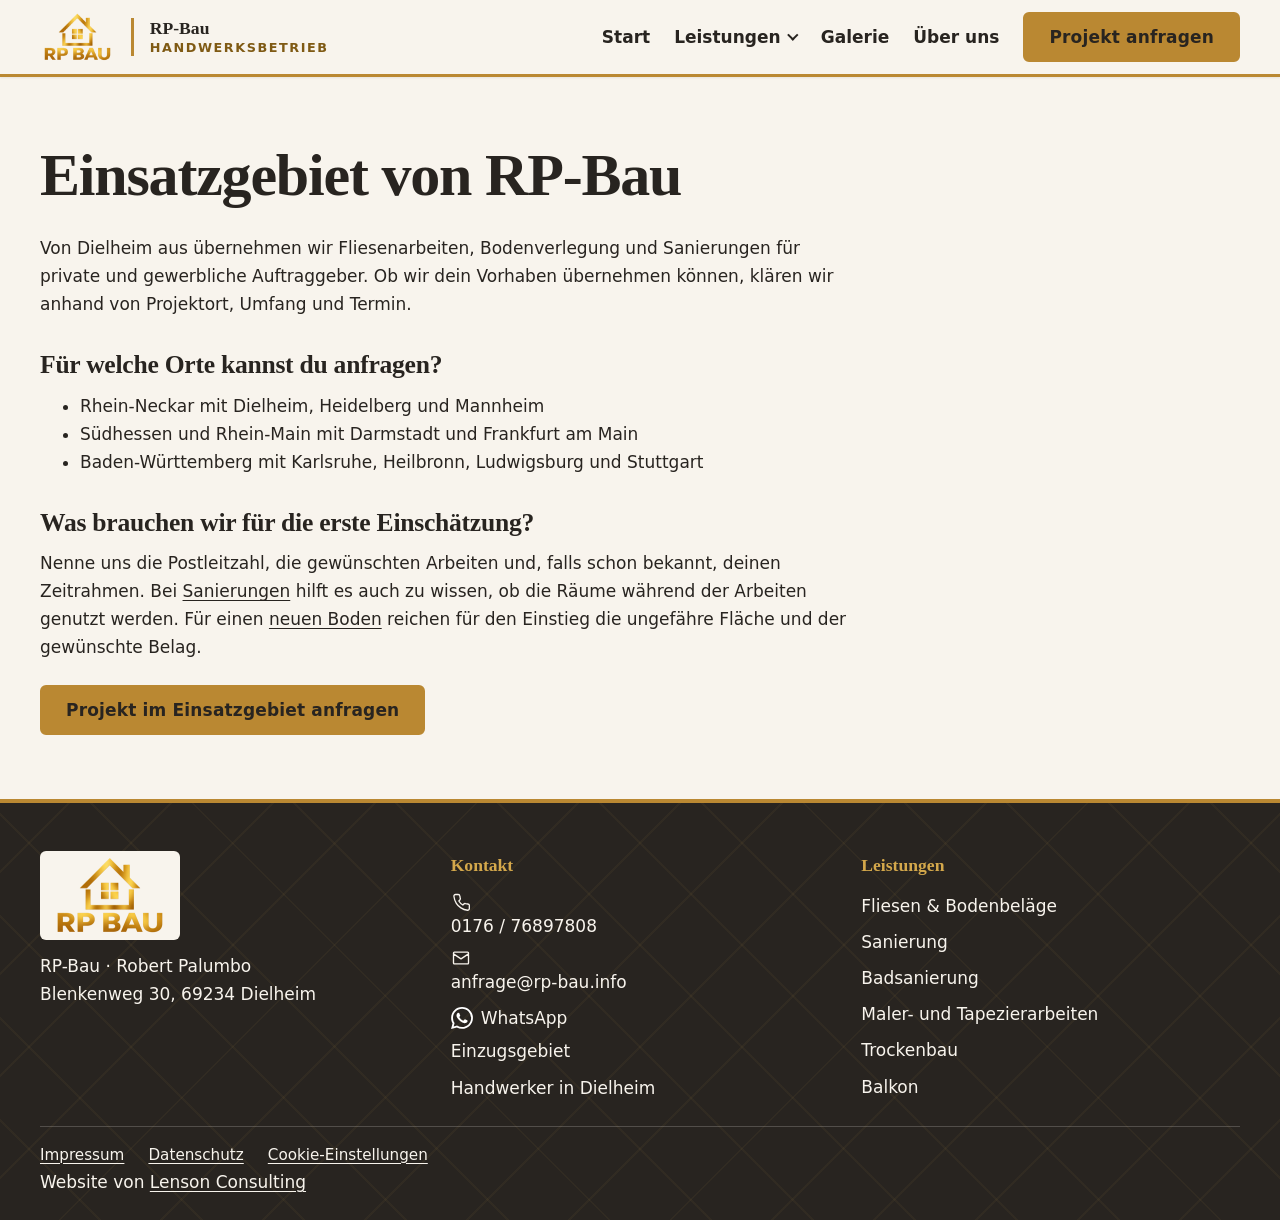
<file: einsatzgebiet.html>
<!doctype html>
<html lang="de">
<head>
  <meta charset="utf-8">
  <meta name="viewport" content="width=device-width, initial-scale=1">
  <title>Einsatzgebiet für Fliesen, Böden und Sanierung | RP-Bau</title>
  <meta name="description" content="RP-Bau aus Dielheim nimmt Projektanfragen für Renovierungen in der Rhein-Neckar-Region sowie in weiteren Städten in Hessen und Baden-Württemberg an.">
  <link rel="canonical" href="https://www.rp-bau.info/einsatzgebiet.html">
  <link rel="icon" href="/favicon.svg" type="image/svg+xml">
  <link rel="stylesheet" href="/css/tokens.css?v=nav1">
  <link rel="stylesheet" href="/css/base.css?v=nav1">
  <link rel="stylesheet" href="/css/components.css?v=nav1">
</head>
<body>
  <a class="skip-link" href="#main">Zum Inhalt springen</a>
  <header class="site-header"><div class="container site-header__inner"><a class="site-logo" href="/index.html"><img src="/images/logo/logo-web.png" alt="RP-Bau Logo" width="180" height="48"></a><p class="site-slogan"><strong>RP-Bau</strong><span>Handwerksbetrieb</span></p><button class="nav-toggle" type="button" aria-expanded="false" aria-controls="site-nav">Menü</button><nav id="site-nav" class="site-nav" aria-label="Hauptnavigation"><ul><li><a href="/index.html">Start</a></li><li class="has-submenu"><button class="submenu-toggle" type="button" aria-expanded="false" aria-controls="submenu-leistungen">Leistungen</button><ul id="submenu-leistungen" class="submenu"><li><a href="/leistungen/fliesenlegen.html">Fliesen &amp; Bodenbeläge</a></li><li><a href="/leistungen/sanierung.html">Sanierung</a></li><li><a href="/leistungen/badsanierung.html">Badsanierung</a></li><li><a href="/leistungen/maler-tapezierarbeiten.html">Maler- und Tapezierarbeiten</a></li><li><a href="/leistungen/trockenbau.html">Trockenbau</a></li><li><a href="/leistungen/balkon.html">Balkon</a></li></ul></li><li><a href="/galerie.html">Galerie</a></li><li><a href="/ueber-uns.html">Über uns</a></li><li><a href="/index.html#kontakt" class="btn btn--primary">Projekt anfragen</a></li></ul></nav></div></header>
  <main id="main" class="section document-page">
    <div class="container">
      <h1>Einsatzgebiet von RP-Bau</h1>
      <p>Von Dielheim aus übernehmen wir Fliesenarbeiten, Bodenverlegung und Sanierungen für private und gewerbliche Auftraggeber. Ob wir dein Vorhaben übernehmen können, klären wir anhand von Projektort, Umfang und Termin.</p>
      <h2>Für welche Orte kannst du anfragen?</h2>
      <ul>
        <li>Rhein-Neckar mit Dielheim, Heidelberg und Mannheim</li>
        <li>Südhessen und Rhein-Main mit Darmstadt und Frankfurt am Main</li>
        <li>Baden-Württemberg mit Karlsruhe, Heilbronn, Ludwigsburg und Stuttgart</li>
      </ul>
      <h2>Was brauchen wir für die erste Einschätzung?</h2>
      <p>Nenne uns die Postleitzahl, die gewünschten Arbeiten und, falls schon bekannt, deinen Zeitrahmen. Bei <a href="/leistungen/sanierung.html">Sanierungen</a> hilft es auch zu wissen, ob die Räume während der Arbeiten genutzt werden. Für einen <a href="/leistungen/fliesenlegen.html">neuen Boden</a> reichen für den Einstieg die ungefähre Fläche und der gewünschte Belag.</p>
      <div class="cta-actions"><a class="btn btn--primary" href="/index.html#kontakt">Projekt im Einsatzgebiet anfragen</a></div>
    </div>
  </main>
  <footer class="site-footer">
    <div class="container">
      <div class="site-footer__grid">
        <div>
          <img src="/images/logo/logo-web.png" alt="RP-Bau" width="140" height="38">
          <p>RP-Bau · Robert Palumbo<br>Blenkenweg 30, 69234 Dielheim</p>
        </div>
        <div>
          <p class="site-footer__title">Kontakt</p>
          <ul class="site-footer__links site-footer__contact">
            <li><a href="tel:017676897808"><svg width="20" height="20" viewBox="0 0 24 24" fill="none" stroke="currentColor" stroke-width="1.6" stroke-linecap="round" stroke-linejoin="round" aria-hidden="true"><path d="M22 16.9v3a2 2 0 0 1-2.2 2 18 18 0 0 1-7.9-2.8 18 18 0 0 1-5.5-5.5 18 18 0 0 1-2.8-7.9A2 2 0 0 1 5.6 3h3a2 2 0 0 1 2 1.7l.5 2.8a2 2 0 0 1-.5 2.1l-1.2 1.2a14 14 0 0 0 4.8 4.8l1.2-1.2a2 2 0 0 1 2.1-.5l2.8.5a2 2 0 0 1 1.7 2.5Z"/></svg><span>0176 / 76897808</span></a></li>
            <li><a href="mailto:anfrage@rp-bau.info"><svg width="20" height="20" viewBox="0 0 24 24" fill="none" stroke="currentColor" stroke-width="1.6" stroke-linecap="round" stroke-linejoin="round" aria-hidden="true"><path d="M4 5h16a1 1 0 0 1 1 1v12a1 1 0 0 1-1 1H4a1 1 0 0 1-1-1V6a1 1 0 0 1 1-1Zm-1 2 9 6 9-6"/></svg><span>anfrage@rp-bau.info</span></a></li>
            <li><a class="wa-link-icon" href="https://wa.me/4917676897808?text=Guten%20Tag%2C%20ich%20m%C3%B6chte%20ein%20Projekt%20anfragen." data-wa-link><img src="/images/icons/whatsapp.svg" alt="" width="20" height="20" aria-hidden="true" loading="lazy" referrerpolicy="no-referrer"><span>WhatsApp</span></a></li>
          </ul>
          <ul class="site-footer__links site-footer__region">
            <li><a href="/einsatzgebiet.html">Einzugsgebiet</a></li>
            <li><a href="/handwerker-dielheim.html">Handwerker in Dielheim</a></li>
          </ul>
        </div>
        <div>
          <p class="site-footer__title">Leistungen</p>
          <ul class="site-footer__links"><li><a href="/leistungen/fliesenlegen.html">Fliesen &amp; Bodenbeläge</a></li><li><a href="/leistungen/sanierung.html">Sanierung</a></li><li><a href="/leistungen/badsanierung.html">Badsanierung</a></li><li><a href="/leistungen/maler-tapezierarbeiten.html">Maler- und Tapezierarbeiten</a></li><li><a href="/leistungen/trockenbau.html">Trockenbau</a></li><li><a href="/leistungen/balkon.html">Balkon</a></li></ul>
        </div>
      </div>
      <div class="site-footer__bottom">
      <ul class="site-footer__legal">
        <li><a href="/impressum.html">Impressum</a></li>
        <li><a href="/datenschutz.html">Datenschutz</a></li>
        <li><a href="/cookie-einstellungen.html">Cookie-Einstellungen</a></li>
      </ul>
      <p class="site-footer__credit">Website von <a href="https://lensonconsulting.de/">Lenson Consulting</a></p>
      </div>
    </div>
  </footer>
  <script type="module" src="/js/main.js?v=nav1"></script>
</body>
</html>
</file>
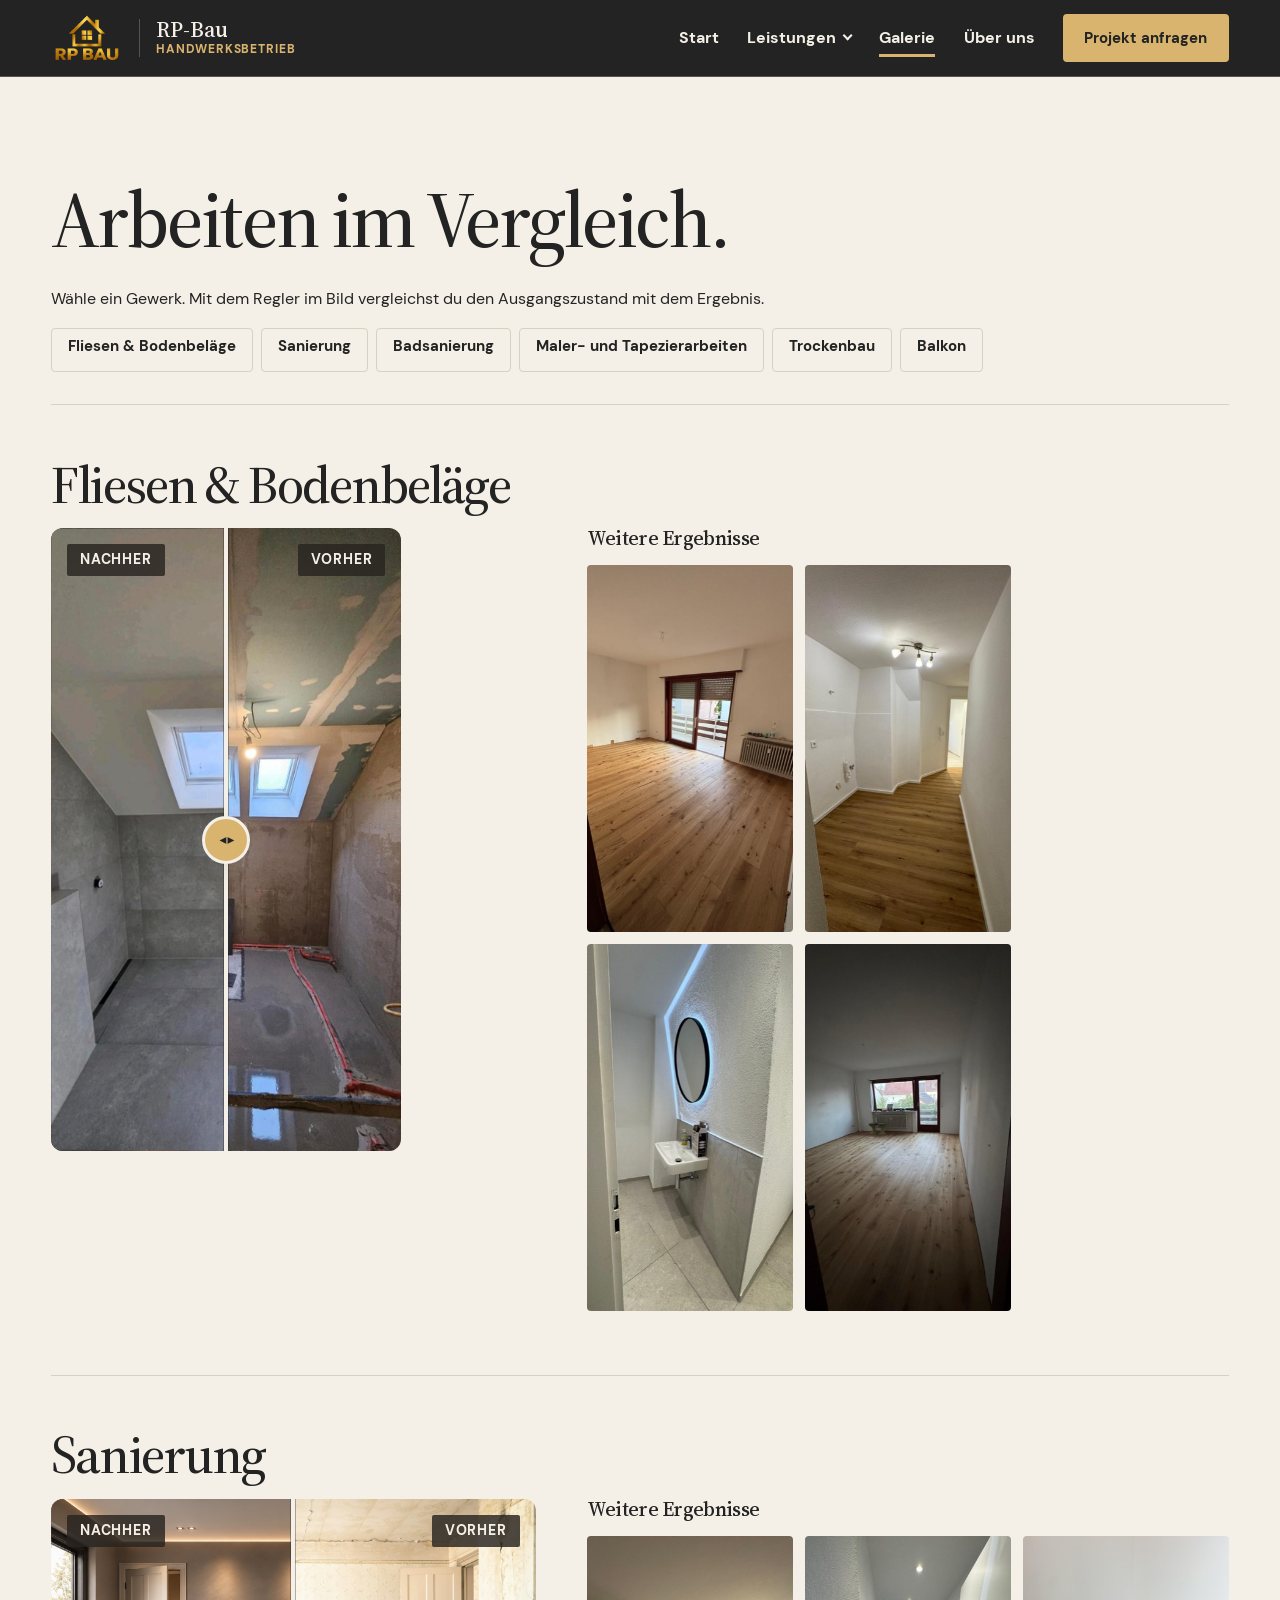
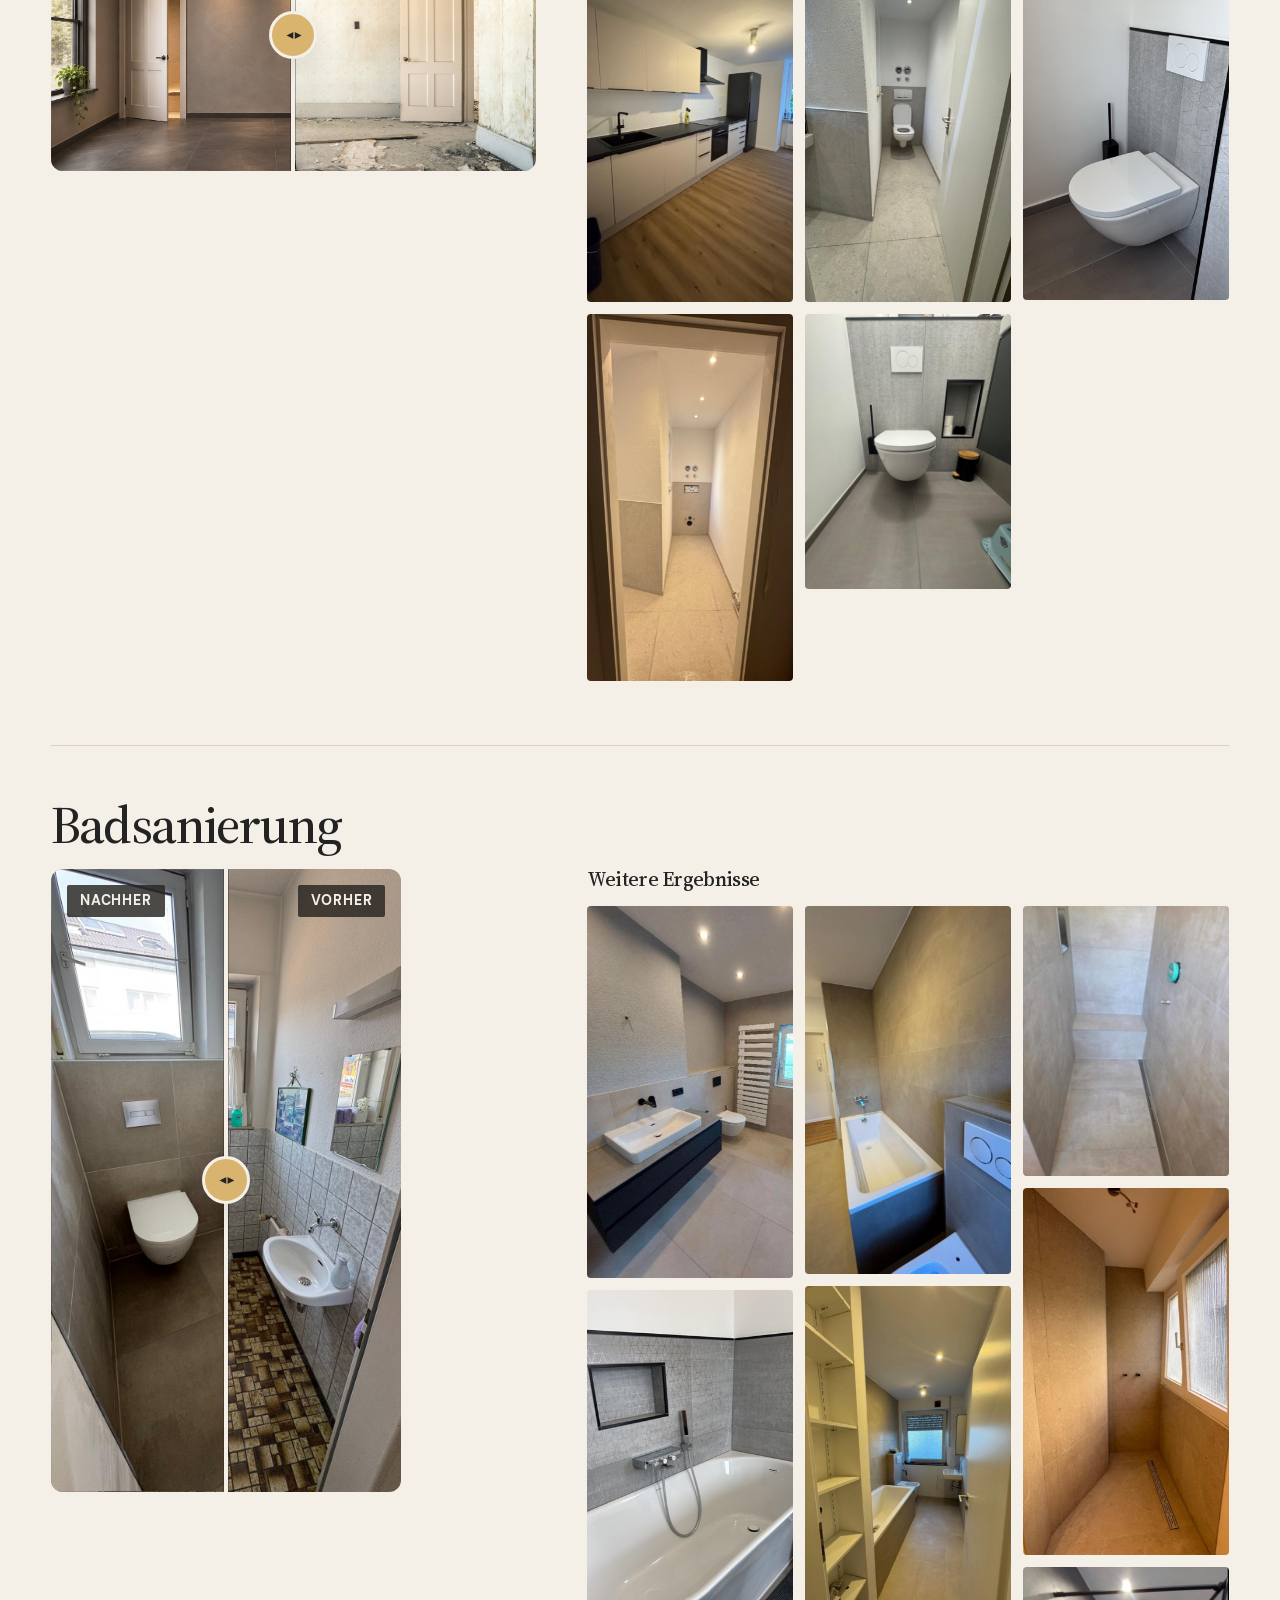
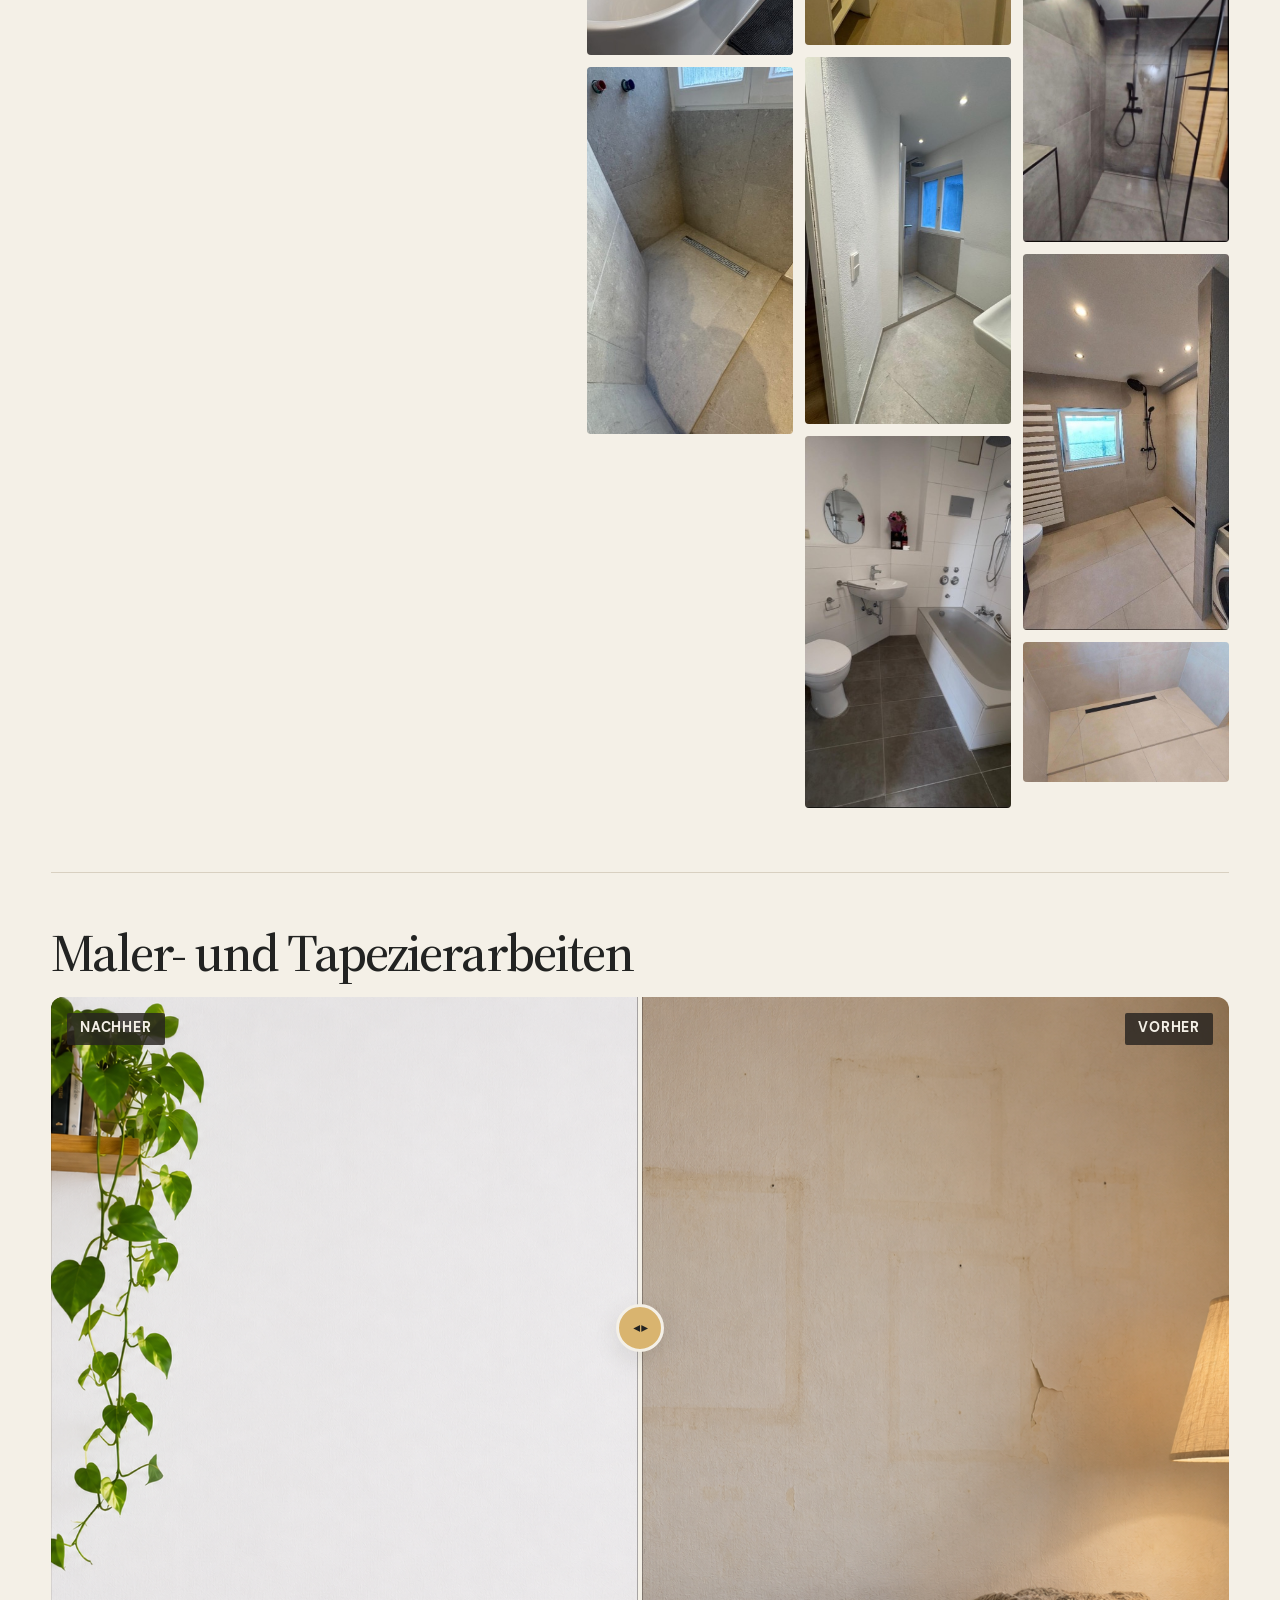
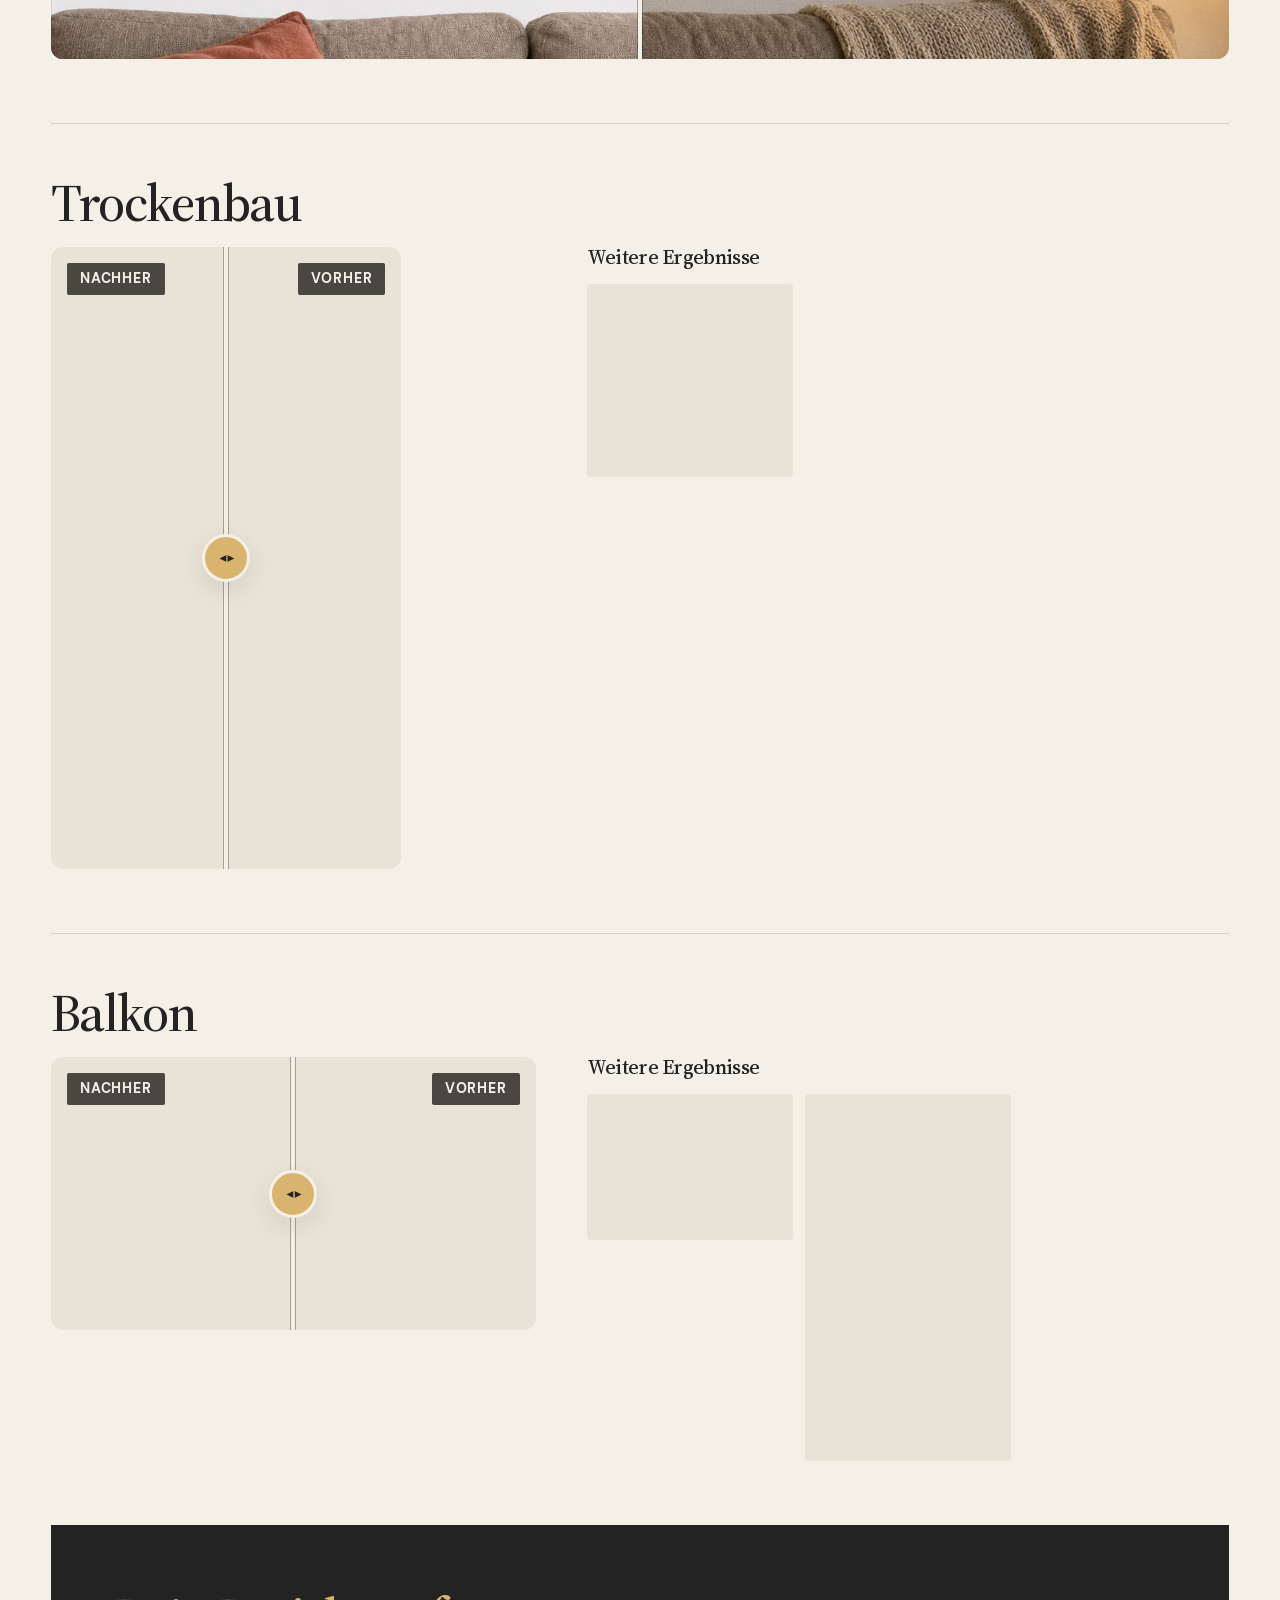
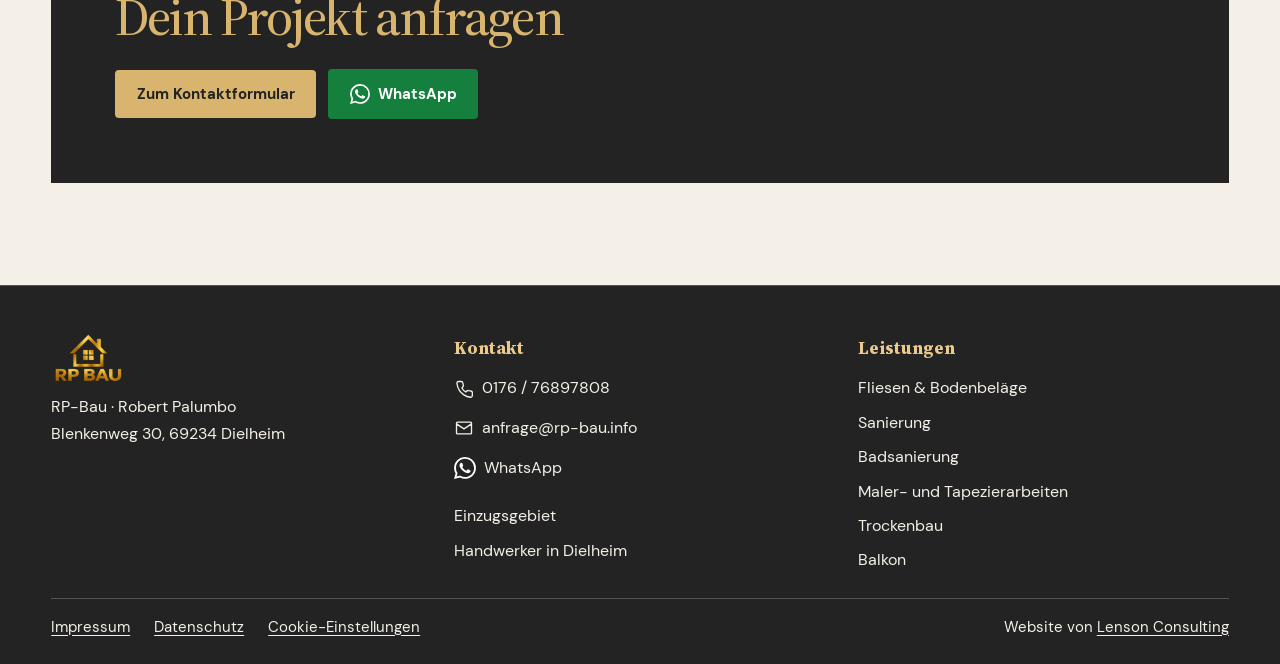
<file: galerie.html>
<!doctype html>
<html lang="de">
<head>
  <meta charset="utf-8">
  <meta name="viewport" content="width=device-width, initial-scale=1">
  <title>Galerie Vorher/Nachher | RP-Bau Dielheim</title>
  <meta name="description" content="Vorher/Nachher-Galerie von RP-Bau aus Dielheim: Fliesen, Bodenbeläge, Sanierung, Bad, Malerarbeiten, Trockenbau, Balkon.">
  <link rel="icon" href="/favicon.svg" type="image/svg+xml">
  <link rel="stylesheet" href="/css/tokens.css?v=nav1">
  <link rel="stylesheet" href="/css/base.css?v=nav1">
  <link rel="stylesheet" href="/css/components.css?v=nav1">
  <link rel="stylesheet" href="/css/pages.css?v=nav1">
  <link rel="stylesheet" href="/css/design.css?v=footer1">
</head>
<body>
  <a class="skip-link" href="#main">Zum Inhalt springen</a>
  <header class="site-header"><div class="container site-header__inner"><a class="site-logo" href="/index.html"><img src="/images/logo/logo-web.png" alt="RP-Bau Logo" width="180" height="48"></a><p class="site-slogan"><strong>RP-Bau</strong><span>Handwerksbetrieb</span></p><button class="nav-toggle" type="button" aria-expanded="false" aria-controls="site-nav">Menü</button><nav id="site-nav" class="site-nav" aria-label="Hauptnavigation"><ul><li><a href="/index.html">Start</a></li><li class="has-submenu"><button class="submenu-toggle" type="button" aria-expanded="false" aria-controls="submenu-leistungen">Leistungen</button><ul id="submenu-leistungen" class="submenu"><li><a href="/leistungen/fliesenlegen.html">Fliesen &amp; Bodenbeläge</a></li><li><a href="/leistungen/sanierung.html">Sanierung</a></li><li><a href="/leistungen/badsanierung.html">Badsanierung</a></li><li><a href="/leistungen/maler-tapezierarbeiten.html">Maler- und Tapezierarbeiten</a></li><li><a href="/leistungen/trockenbau.html">Trockenbau</a></li><li><a href="/leistungen/balkon.html">Balkon</a></li></ul></li><li><a href="/galerie.html">Galerie</a></li><li><a href="/ueber-uns.html">Über uns</a></li><li><a href="/index.html#kontakt" class="btn btn--primary">Projekt anfragen</a></li></ul></nav></div></header>
  <main id="main" class="section">
    <div class="container">
      <h1>Arbeiten im Vergleich.</h1>
      <p>Wähle ein Gewerk. Mit dem Regler im Bild vergleichst du den Ausgangszustand mit dem Ergebnis.</p>
      <nav class="gallery-nav" aria-label="Tätigkeitsfelder">
        <a class="btn btn--secondary" href="#fliesenlegen">Fliesen &amp; Bodenbeläge</a>
        <a class="btn btn--secondary" href="#sanierung">Sanierung</a>
        <a class="btn btn--secondary" href="#badsanierung">Badsanierung</a>
        <a class="btn btn--secondary" href="#maler-tapezierarbeiten">Maler- und Tapezierarbeiten</a>
        <a class="btn btn--secondary" href="#trockenbau">Trockenbau</a>
        <a class="btn btn--secondary" href="#balkon">Balkon</a>
      </nav>
      <div id="gallery-root"></div>
      <section class="gallery-inquiry">
        <h2>Dein Projekt anfragen</h2>
        <div class="cta-actions"><a href="/index.html#kontakt" class="btn btn--primary">Zum Kontaktformular</a> <a href="https://wa.me/4917676897808?text=Guten%20Tag%2C%20ich%20m%C3%B6chte%20ein%20Projekt%20anfragen." class="btn--icon btn btn--whatsapp"><img src="/images/icons/whatsapp.svg" alt="" width="20" height="20" aria-hidden="true" loading="lazy" referrerpolicy="no-referrer"><span>WhatsApp</span></a></div>
      </section>
    </div>
  </main>
  <footer class="site-footer">
    <div class="container">
      <div class="site-footer__grid">
        <div>
          <img src="/images/logo/logo-web.png" alt="RP-Bau" width="140" height="38">
          <p>RP-Bau · Robert Palumbo<br>Blenkenweg 30, 69234 Dielheim</p>
        </div>
        <div>
          <p class="site-footer__title">Kontakt</p>
          <ul class="site-footer__links site-footer__contact">
            <li><a href="tel:017676897808"><svg width="20" height="20" viewBox="0 0 24 24" fill="none" stroke="currentColor" stroke-width="1.6" stroke-linecap="round" stroke-linejoin="round" aria-hidden="true"><path d="M22 16.9v3a2 2 0 0 1-2.2 2 18 18 0 0 1-7.9-2.8 18 18 0 0 1-5.5-5.5 18 18 0 0 1-2.8-7.9A2 2 0 0 1 5.6 3h3a2 2 0 0 1 2 1.7l.5 2.8a2 2 0 0 1-.5 2.1l-1.2 1.2a14 14 0 0 0 4.8 4.8l1.2-1.2a2 2 0 0 1 2.1-.5l2.8.5a2 2 0 0 1 1.7 2.5Z"/></svg><span>0176 / 76897808</span></a></li>
            <li><a href="mailto:anfrage@rp-bau.info"><svg width="20" height="20" viewBox="0 0 24 24" fill="none" stroke="currentColor" stroke-width="1.6" stroke-linecap="round" stroke-linejoin="round" aria-hidden="true"><path d="M4 5h16a1 1 0 0 1 1 1v12a1 1 0 0 1-1 1H4a1 1 0 0 1-1-1V6a1 1 0 0 1 1-1Zm-1 2 9 6 9-6"/></svg><span>anfrage@rp-bau.info</span></a></li>
            <li><a class="wa-link-icon" href="https://wa.me/4917676897808?text=Guten%20Tag%2C%20ich%20m%C3%B6chte%20ein%20Projekt%20anfragen." data-wa-link><img src="/images/icons/whatsapp.svg" alt="" width="20" height="20" aria-hidden="true" loading="lazy" referrerpolicy="no-referrer"><span>WhatsApp</span></a></li>
          </ul>
          <ul class="site-footer__links site-footer__region">
            <li><a href="/einsatzgebiet.html">Einzugsgebiet</a></li>
            <li><a href="/handwerker-dielheim.html">Handwerker in Dielheim</a></li>
          </ul>
        </div>
        <div>
          <p class="site-footer__title">Leistungen</p>
          <ul class="site-footer__links"><li><a href="/leistungen/fliesenlegen.html">Fliesen &amp; Bodenbeläge</a></li><li><a href="/leistungen/sanierung.html">Sanierung</a></li><li><a href="/leistungen/badsanierung.html">Badsanierung</a></li><li><a href="/leistungen/maler-tapezierarbeiten.html">Maler- und Tapezierarbeiten</a></li><li><a href="/leistungen/trockenbau.html">Trockenbau</a></li><li><a href="/leistungen/balkon.html">Balkon</a></li></ul>
        </div>
      </div>
      <div class="site-footer__bottom">
      <ul class="site-footer__legal">
        <li><a href="/impressum.html">Impressum</a></li>
        <li><a href="/datenschutz.html">Datenschutz</a></li>
        <li><a href="/cookie-einstellungen.html">Cookie-Einstellungen</a></li>
      </ul>
      <p class="site-footer__credit">Website von <a href="https://lensonconsulting.de/">Lenson Consulting</a></p>
      </div>
    </div>
  </footer>
  <div class="sticky-cta"><a href="tel:017676897808">Anrufen</a><a class="wa-link-icon" href="https://wa.me/4917676897808?text=Guten%20Tag%2C%20ich%20m%C3%B6chte%20ein%20Projekt%20anfragen."><img src="/images/icons/whatsapp.svg" alt="" width="20" height="20" aria-hidden="true" loading="lazy" referrerpolicy="no-referrer"><span>WhatsApp</span></a><a href="/index.html#kontakt">Projekt anfragen</a></div>
  <script type="module" src="/js/main.js?v=nav1"></script>
  <script type="module" src="/js/gallery.js"></script>
</body>
</html>
</file>
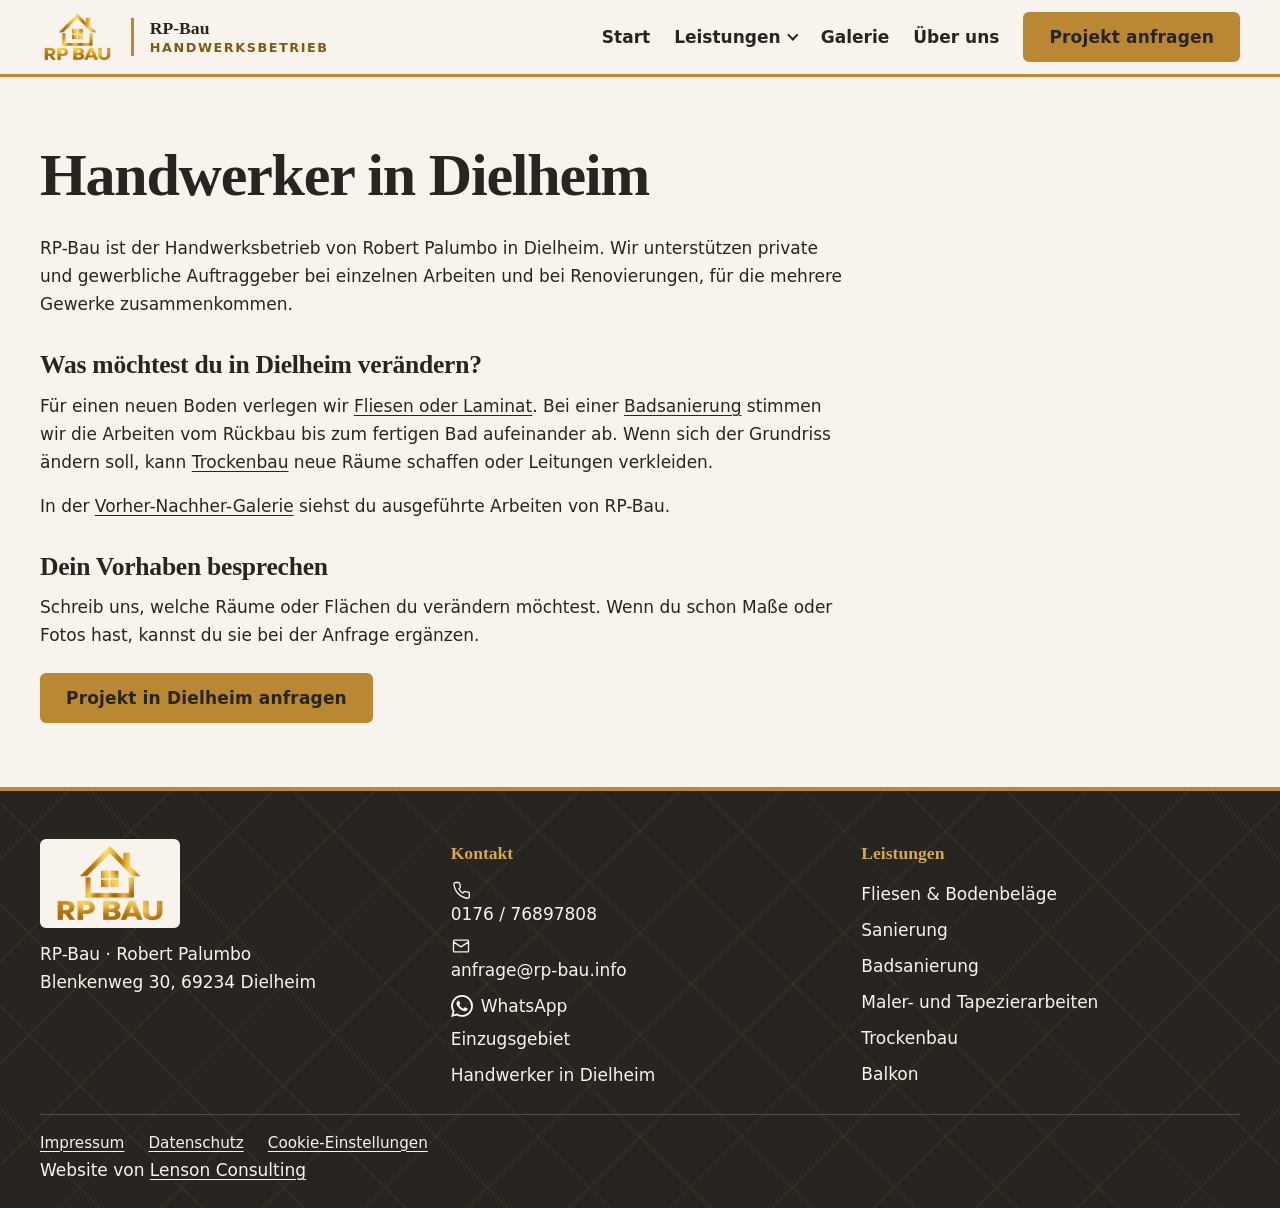
<file: handwerker-dielheim.html>
<!doctype html>
<html lang="de">
<head>
  <meta charset="utf-8">
  <meta name="viewport" content="width=device-width, initial-scale=1">
  <title>Handwerker in Dielheim für Fliesen, Böden und Sanierung | RP-Bau</title>
  <meta name="description" content="RP-Bau aus Dielheim verlegt Wand- und Bodenfliesen und Laminat, saniert Bäder und übernimmt Trockenbau und weitere Renovierungsarbeiten.">
  <link rel="canonical" href="https://www.rp-bau.info/handwerker-dielheim.html">
  <link rel="icon" href="/favicon.svg" type="image/svg+xml">
  <link rel="stylesheet" href="/css/tokens.css?v=nav1">
  <link rel="stylesheet" href="/css/base.css?v=nav1">
  <link rel="stylesheet" href="/css/components.css?v=nav1">
</head>
<body>
  <a class="skip-link" href="#main">Zum Inhalt springen</a>
  <header class="site-header"><div class="container site-header__inner"><a class="site-logo" href="/index.html"><img src="/images/logo/logo-web.png" alt="RP-Bau Logo" width="180" height="48"></a><p class="site-slogan"><strong>RP-Bau</strong><span>Handwerksbetrieb</span></p><button class="nav-toggle" type="button" aria-expanded="false" aria-controls="site-nav">Menü</button><nav id="site-nav" class="site-nav" aria-label="Hauptnavigation"><ul><li><a href="/index.html">Start</a></li><li class="has-submenu"><button class="submenu-toggle" type="button" aria-expanded="false" aria-controls="submenu-leistungen">Leistungen</button><ul id="submenu-leistungen" class="submenu"><li><a href="/leistungen/fliesenlegen.html">Fliesen &amp; Bodenbeläge</a></li><li><a href="/leistungen/sanierung.html">Sanierung</a></li><li><a href="/leistungen/badsanierung.html">Badsanierung</a></li><li><a href="/leistungen/maler-tapezierarbeiten.html">Maler- und Tapezierarbeiten</a></li><li><a href="/leistungen/trockenbau.html">Trockenbau</a></li><li><a href="/leistungen/balkon.html">Balkon</a></li></ul></li><li><a href="/galerie.html">Galerie</a></li><li><a href="/ueber-uns.html">Über uns</a></li><li><a href="/index.html#kontakt" class="btn btn--primary">Projekt anfragen</a></li></ul></nav></div></header>
  <main id="main" class="section document-page">
    <div class="container">
      <h1>Handwerker in Dielheim</h1>
      <p>RP-Bau ist der Handwerksbetrieb von Robert Palumbo in Dielheim. Wir unterstützen private und gewerbliche Auftraggeber bei einzelnen Arbeiten und bei Renovierungen, für die mehrere Gewerke zusammenkommen.</p>
      <h2>Was möchtest du in Dielheim verändern?</h2>
      <p>Für einen neuen Boden verlegen wir <a href="/leistungen/fliesenlegen.html">Fliesen oder Laminat</a>. Bei einer <a href="/leistungen/badsanierung.html">Badsanierung</a> stimmen wir die Arbeiten vom Rückbau bis zum fertigen Bad aufeinander ab. Wenn sich der Grundriss ändern soll, kann <a href="/leistungen/trockenbau.html">Trockenbau</a> neue Räume schaffen oder Leitungen verkleiden.</p>
      <p>In der <a href="/galerie.html">Vorher-Nachher-Galerie</a> siehst du ausgeführte Arbeiten von RP-Bau.</p>
      <h2>Dein Vorhaben besprechen</h2>
      <p>Schreib uns, welche Räume oder Flächen du verändern möchtest. Wenn du schon Maße oder Fotos hast, kannst du sie bei der Anfrage ergänzen.</p>
      <div class="cta-actions"><a class="btn btn--primary" href="/index.html#kontakt">Projekt in Dielheim anfragen</a></div>
    </div>
  </main>
  <footer class="site-footer">
    <div class="container">
      <div class="site-footer__grid">
        <div>
          <img src="/images/logo/logo-web.png" alt="RP-Bau" width="140" height="38">
          <p>RP-Bau · Robert Palumbo<br>Blenkenweg 30, 69234 Dielheim</p>
        </div>
        <div>
          <p class="site-footer__title">Kontakt</p>
          <ul class="site-footer__links site-footer__contact">
            <li><a href="tel:017676897808"><svg width="20" height="20" viewBox="0 0 24 24" fill="none" stroke="currentColor" stroke-width="1.6" stroke-linecap="round" stroke-linejoin="round" aria-hidden="true"><path d="M22 16.9v3a2 2 0 0 1-2.2 2 18 18 0 0 1-7.9-2.8 18 18 0 0 1-5.5-5.5 18 18 0 0 1-2.8-7.9A2 2 0 0 1 5.6 3h3a2 2 0 0 1 2 1.7l.5 2.8a2 2 0 0 1-.5 2.1l-1.2 1.2a14 14 0 0 0 4.8 4.8l1.2-1.2a2 2 0 0 1 2.1-.5l2.8.5a2 2 0 0 1 1.7 2.5Z"/></svg><span>0176 / 76897808</span></a></li>
            <li><a href="mailto:anfrage@rp-bau.info"><svg width="20" height="20" viewBox="0 0 24 24" fill="none" stroke="currentColor" stroke-width="1.6" stroke-linecap="round" stroke-linejoin="round" aria-hidden="true"><path d="M4 5h16a1 1 0 0 1 1 1v12a1 1 0 0 1-1 1H4a1 1 0 0 1-1-1V6a1 1 0 0 1 1-1Zm-1 2 9 6 9-6"/></svg><span>anfrage@rp-bau.info</span></a></li>
            <li><a class="wa-link-icon" href="https://wa.me/4917676897808?text=Guten%20Tag%2C%20ich%20m%C3%B6chte%20ein%20Projekt%20anfragen." data-wa-link><img src="/images/icons/whatsapp.svg" alt="" width="20" height="20" aria-hidden="true" loading="lazy" referrerpolicy="no-referrer"><span>WhatsApp</span></a></li>
          </ul>
          <ul class="site-footer__links site-footer__region">
            <li><a href="/einsatzgebiet.html">Einzugsgebiet</a></li>
            <li><a href="/handwerker-dielheim.html">Handwerker in Dielheim</a></li>
          </ul>
        </div>
        <div>
          <p class="site-footer__title">Leistungen</p>
          <ul class="site-footer__links"><li><a href="/leistungen/fliesenlegen.html">Fliesen &amp; Bodenbeläge</a></li><li><a href="/leistungen/sanierung.html">Sanierung</a></li><li><a href="/leistungen/badsanierung.html">Badsanierung</a></li><li><a href="/leistungen/maler-tapezierarbeiten.html">Maler- und Tapezierarbeiten</a></li><li><a href="/leistungen/trockenbau.html">Trockenbau</a></li><li><a href="/leistungen/balkon.html">Balkon</a></li></ul>
        </div>
      </div>
      <div class="site-footer__bottom">
      <ul class="site-footer__legal">
        <li><a href="/impressum.html">Impressum</a></li>
        <li><a href="/datenschutz.html">Datenschutz</a></li>
        <li><a href="/cookie-einstellungen.html">Cookie-Einstellungen</a></li>
      </ul>
      <p class="site-footer__credit">Website von <a href="https://lensonconsulting.de/">Lenson Consulting</a></p>
      </div>
    </div>
  </footer>
  <script type="module" src="/js/main.js?v=nav1"></script>
</body>
</html>
</file>
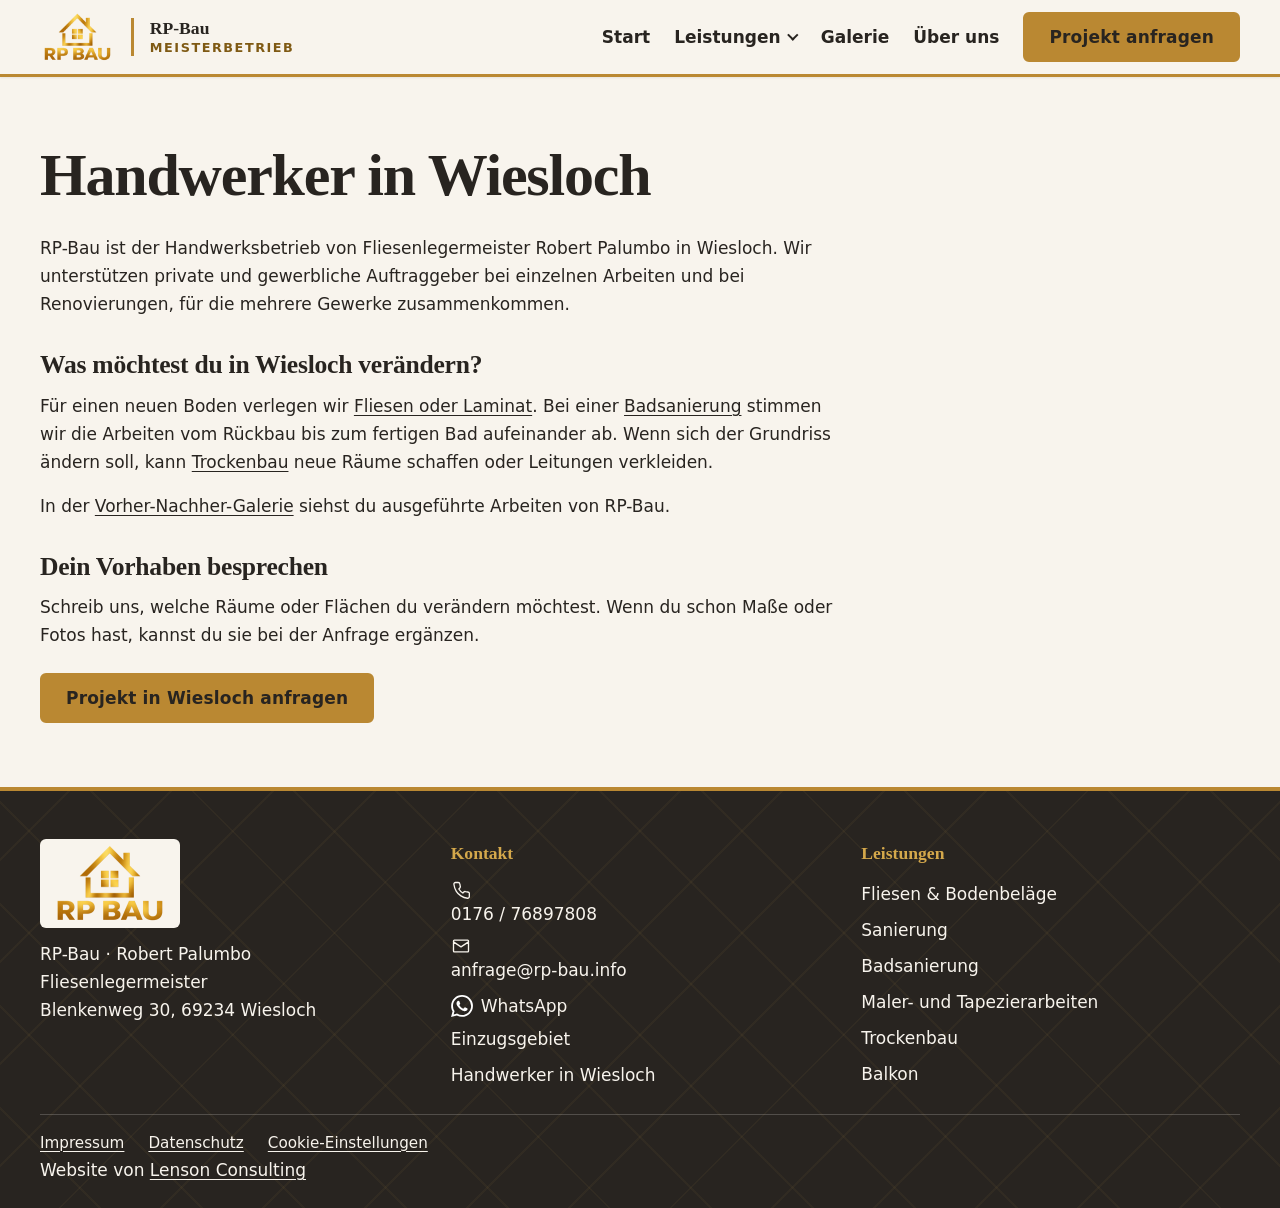
<file: handwerker-wiesloch.html>
<!doctype html>
<html lang="de">
<head>
  <meta charset="utf-8">
  <meta name="viewport" content="width=device-width, initial-scale=1">
  <title>Handwerker in Wiesloch für Fliesen, Böden und Sanierung | RP-Bau</title>
  <meta name="description" content="RP-Bau aus Wiesloch verlegt Wand- und Bodenfliesen und Laminat, saniert Bäder und übernimmt Trockenbau und weitere Renovierungsarbeiten.">
  <link rel="canonical" href="https://www.rp-bau.info/handwerker-wiesloch.html">
  <link rel="icon" href="/favicon.svg" type="image/svg+xml">
  <link rel="stylesheet" href="/css/tokens.css?v=nav1">
  <link rel="stylesheet" href="/css/base.css?v=nav1">
  <link rel="stylesheet" href="/css/components.css?v=nav1">
</head>
<body>
  <a class="skip-link" href="#main">Zum Inhalt springen</a>
  <header class="site-header"><div class="container site-header__inner"><a class="site-logo" href="/index.html"><img src="/images/logo/logo-web.png" alt="RP-Bau Logo" width="180" height="48"></a><p class="site-slogan"><strong>RP-Bau</strong><span>Meisterbetrieb</span></p><button class="nav-toggle" type="button" aria-expanded="false" aria-controls="site-nav">Menü</button><nav id="site-nav" class="site-nav" aria-label="Hauptnavigation"><ul><li><a href="/index.html">Start</a></li><li class="has-submenu"><button class="submenu-toggle" type="button" aria-expanded="false" aria-controls="submenu-leistungen">Leistungen</button><ul id="submenu-leistungen" class="submenu"><li><a href="/leistungen/fliesenlegen.html">Fliesen &amp; Bodenbeläge</a></li><li><a href="/leistungen/sanierung.html">Sanierung</a></li><li><a href="/leistungen/badsanierung.html">Badsanierung</a></li><li><a href="/leistungen/maler-tapezierarbeiten.html">Maler- und Tapezierarbeiten</a></li><li><a href="/leistungen/trockenbau.html">Trockenbau</a></li><li><a href="/leistungen/balkon.html">Balkon</a></li></ul></li><li><a href="/galerie.html">Galerie</a></li><li><a href="/ueber-uns.html">Über uns</a></li><li><a href="/index.html#kontakt" class="btn btn--primary">Projekt anfragen</a></li></ul></nav></div></header>
  <main id="main" class="section document-page">
    <div class="container">
      <h1>Handwerker in Wiesloch</h1>
      <p>RP-Bau ist der Handwerksbetrieb von Fliesenlegermeister Robert Palumbo in Wiesloch. Wir unterstützen private und gewerbliche Auftraggeber bei einzelnen Arbeiten und bei Renovierungen, für die mehrere Gewerke zusammenkommen.</p>
      <h2>Was möchtest du in Wiesloch verändern?</h2>
      <p>Für einen neuen Boden verlegen wir <a href="/leistungen/fliesenlegen.html">Fliesen oder Laminat</a>. Bei einer <a href="/leistungen/badsanierung.html">Badsanierung</a> stimmen wir die Arbeiten vom Rückbau bis zum fertigen Bad aufeinander ab. Wenn sich der Grundriss ändern soll, kann <a href="/leistungen/trockenbau.html">Trockenbau</a> neue Räume schaffen oder Leitungen verkleiden.</p>
      <p>In der <a href="/galerie.html">Vorher-Nachher-Galerie</a> siehst du ausgeführte Arbeiten von RP-Bau.</p>
      <h2>Dein Vorhaben besprechen</h2>
      <p>Schreib uns, welche Räume oder Flächen du verändern möchtest. Wenn du schon Maße oder Fotos hast, kannst du sie bei der Anfrage ergänzen.</p>
      <div class="cta-actions"><a class="btn btn--primary" href="/index.html#kontakt">Projekt in Wiesloch anfragen</a></div>
    </div>
  </main>
  <footer class="site-footer">
    <div class="container">
      <div class="site-footer__grid">
        <div>
          <img src="/images/logo/logo-web.png" alt="RP-Bau" width="140" height="38">
          <p>RP-Bau · Robert Palumbo<br>Fliesenlegermeister<br>Blenkenweg 30, 69234 Wiesloch</p>
        </div>
        <div>
          <p class="site-footer__title">Kontakt</p>
          <ul class="site-footer__links site-footer__contact">
            <li><a href="tel:017676897808"><svg width="20" height="20" viewBox="0 0 24 24" fill="none" stroke="currentColor" stroke-width="1.6" stroke-linecap="round" stroke-linejoin="round" aria-hidden="true"><path d="M22 16.9v3a2 2 0 0 1-2.2 2 18 18 0 0 1-7.9-2.8 18 18 0 0 1-5.5-5.5 18 18 0 0 1-2.8-7.9A2 2 0 0 1 5.6 3h3a2 2 0 0 1 2 1.7l.5 2.8a2 2 0 0 1-.5 2.1l-1.2 1.2a14 14 0 0 0 4.8 4.8l1.2-1.2a2 2 0 0 1 2.1-.5l2.8.5a2 2 0 0 1 1.7 2.5Z"/></svg><span>0176 / 76897808</span></a></li>
            <li><a href="mailto:anfrage@rp-bau.info"><svg width="20" height="20" viewBox="0 0 24 24" fill="none" stroke="currentColor" stroke-width="1.6" stroke-linecap="round" stroke-linejoin="round" aria-hidden="true"><path d="M4 5h16a1 1 0 0 1 1 1v12a1 1 0 0 1-1 1H4a1 1 0 0 1-1-1V6a1 1 0 0 1 1-1Zm-1 2 9 6 9-6"/></svg><span>anfrage@rp-bau.info</span></a></li>
            <li><a class="wa-link-icon" href="https://wa.me/4917676897808?text=Guten%20Tag%2C%20ich%20m%C3%B6chte%20ein%20Projekt%20anfragen." data-wa-link><img src="/images/icons/whatsapp.svg" alt="" width="20" height="20" aria-hidden="true" loading="lazy" referrerpolicy="no-referrer"><span>WhatsApp</span></a></li>
          </ul>
          <ul class="site-footer__links site-footer__region">
            <li><a href="/einsatzgebiet.html">Einzugsgebiet</a></li>
            <li><a href="/handwerker-wiesloch.html">Handwerker in Wiesloch</a></li>
          </ul>
        </div>
        <div>
          <p class="site-footer__title">Leistungen</p>
          <ul class="site-footer__links"><li><a href="/leistungen/fliesenlegen.html">Fliesen &amp; Bodenbeläge</a></li><li><a href="/leistungen/sanierung.html">Sanierung</a></li><li><a href="/leistungen/badsanierung.html">Badsanierung</a></li><li><a href="/leistungen/maler-tapezierarbeiten.html">Maler- und Tapezierarbeiten</a></li><li><a href="/leistungen/trockenbau.html">Trockenbau</a></li><li><a href="/leistungen/balkon.html">Balkon</a></li></ul>
        </div>
      </div>
      <div class="site-footer__bottom">
      <ul class="site-footer__legal">
        <li><a href="/impressum.html">Impressum</a></li>
        <li><a href="/datenschutz.html">Datenschutz</a></li>
        <li><a href="/cookie-einstellungen.html">Cookie-Einstellungen</a></li>
      </ul>
      <p class="site-footer__credit">Website von <a href="https://lensonconsulting.de/">Lenson Consulting</a></p>
      </div>
    </div>
  </footer>
  <script type="module" src="/js/main.js?v=nav1"></script>
</body>
</html>
</file>
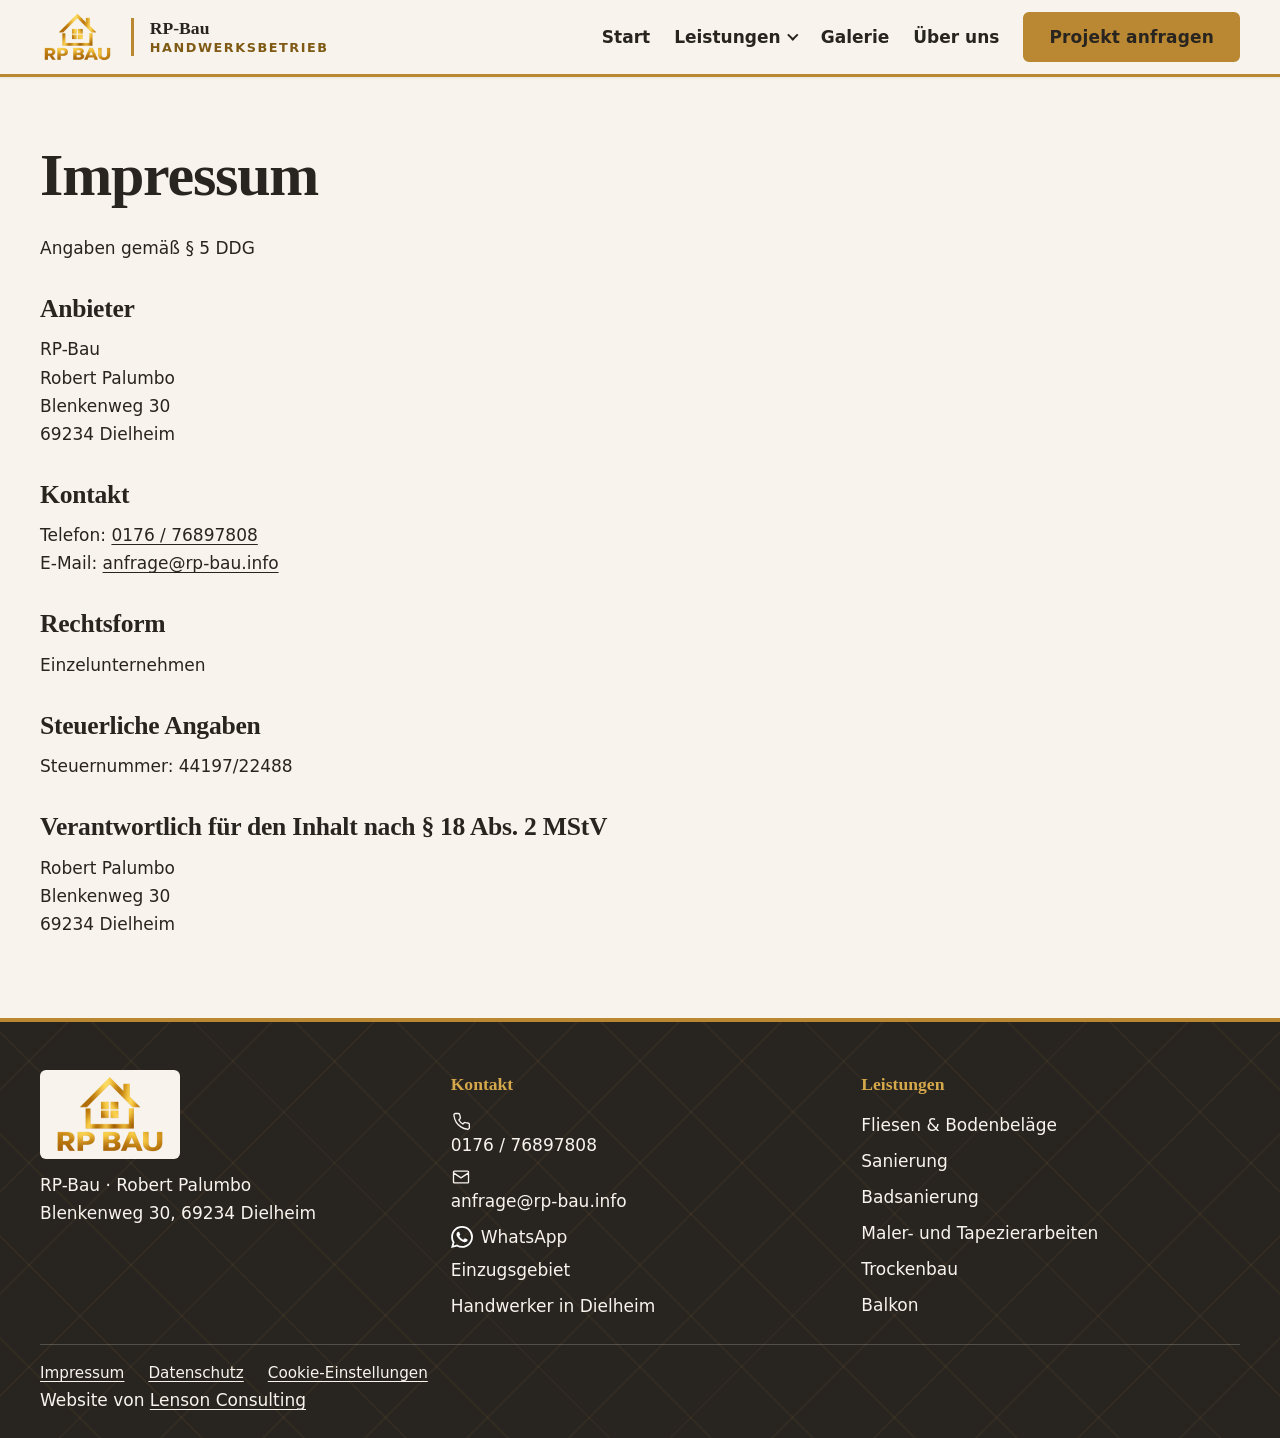
<file: impressum.html>
<!doctype html>
<html lang="de">
<head>
  <meta charset="utf-8">
  <meta name="viewport" content="width=device-width, initial-scale=1">
  <title>Impressum | RP-Bau Dielheim</title>
  <meta name="description" content="Impressum der RP-Bau, Robert Palumbo, Dielheim.">
  <link rel="icon" href="/favicon.svg" type="image/svg+xml">
  <link rel="stylesheet" href="/css/tokens.css?v=nav1">
  <link rel="stylesheet" href="/css/base.css?v=nav1">
  <link rel="stylesheet" href="/css/components.css?v=nav1">
</head>
<body>
  <a class="skip-link" href="#main">Zum Inhalt springen</a>
  <header class="site-header"><div class="container site-header__inner"><a class="site-logo" href="/index.html"><img src="/images/logo/logo-web.png" alt="RP-Bau Logo" width="180" height="48"></a><p class="site-slogan"><strong>RP-Bau</strong><span>Handwerksbetrieb</span></p><button class="nav-toggle" type="button" aria-expanded="false" aria-controls="site-nav">Menü</button><nav id="site-nav" class="site-nav" aria-label="Hauptnavigation"><ul><li><a href="/index.html">Start</a></li><li class="has-submenu"><button class="submenu-toggle" type="button" aria-expanded="false" aria-controls="submenu-leistungen">Leistungen</button><ul id="submenu-leistungen" class="submenu"><li><a href="/leistungen/fliesenlegen.html">Fliesen &amp; Bodenbeläge</a></li><li><a href="/leistungen/sanierung.html">Sanierung</a></li><li><a href="/leistungen/badsanierung.html">Badsanierung</a></li><li><a href="/leistungen/maler-tapezierarbeiten.html">Maler- und Tapezierarbeiten</a></li><li><a href="/leistungen/trockenbau.html">Trockenbau</a></li><li><a href="/leistungen/balkon.html">Balkon</a></li></ul></li><li><a href="/galerie.html">Galerie</a></li><li><a href="/ueber-uns.html">Über uns</a></li><li><a href="/index.html#kontakt" class="btn btn--primary">Projekt anfragen</a></li></ul></nav></div></header>
  <main id="main" class="section document-page"><div class="container">
    <h1>Impressum</h1>
    <p>Angaben gemäß § 5 DDG</p>
    <h2>Anbieter</h2>
    <p>RP-Bau<br>Robert Palumbo<br>Blenkenweg 30<br>69234 Dielheim</p>
    <h2>Kontakt</h2>
    <p>Telefon: <a href="tel:017676897808">0176 / 76897808</a><br>E-Mail: <a href="mailto:anfrage@rp-bau.info">anfrage@rp-bau.info</a></p>
    <h2>Rechtsform</h2>
    <p>Einzelunternehmen</p>
    <h2>Steuerliche Angaben</h2>
    <p>Steuernummer: 44197/22488</p>
    <h2>Verantwortlich für den Inhalt nach § 18 Abs. 2 MStV</h2>
    <p>Robert Palumbo<br>Blenkenweg 30<br>69234 Dielheim</p>
  </div></main>
  <footer class="site-footer">
    <div class="container">
      <div class="site-footer__grid">
        <div>
          <img src="/images/logo/logo-web.png" alt="RP-Bau" width="140" height="38">
          <p>RP-Bau · Robert Palumbo<br>Blenkenweg 30, 69234 Dielheim</p>
        </div>
        <div>
          <p class="site-footer__title">Kontakt</p>
          <ul class="site-footer__links site-footer__contact">
            <li><a href="tel:017676897808"><svg width="20" height="20" viewBox="0 0 24 24" fill="none" stroke="currentColor" stroke-width="1.6" stroke-linecap="round" stroke-linejoin="round" aria-hidden="true"><path d="M22 16.9v3a2 2 0 0 1-2.2 2 18 18 0 0 1-7.9-2.8 18 18 0 0 1-5.5-5.5 18 18 0 0 1-2.8-7.9A2 2 0 0 1 5.6 3h3a2 2 0 0 1 2 1.7l.5 2.8a2 2 0 0 1-.5 2.1l-1.2 1.2a14 14 0 0 0 4.8 4.8l1.2-1.2a2 2 0 0 1 2.1-.5l2.8.5a2 2 0 0 1 1.7 2.5Z"/></svg><span>0176 / 76897808</span></a></li>
            <li><a href="mailto:anfrage@rp-bau.info"><svg width="20" height="20" viewBox="0 0 24 24" fill="none" stroke="currentColor" stroke-width="1.6" stroke-linecap="round" stroke-linejoin="round" aria-hidden="true"><path d="M4 5h16a1 1 0 0 1 1 1v12a1 1 0 0 1-1 1H4a1 1 0 0 1-1-1V6a1 1 0 0 1 1-1Zm-1 2 9 6 9-6"/></svg><span>anfrage@rp-bau.info</span></a></li>
            <li><a class="wa-link-icon" href="https://wa.me/4917676897808?text=Guten%20Tag%2C%20ich%20m%C3%B6chte%20ein%20Projekt%20anfragen." data-wa-link><img src="/images/icons/whatsapp.svg" alt="" width="20" height="20" aria-hidden="true" loading="lazy" referrerpolicy="no-referrer"><span>WhatsApp</span></a></li>
          </ul>
          <ul class="site-footer__links site-footer__region">
            <li><a href="/einsatzgebiet.html">Einzugsgebiet</a></li>
            <li><a href="/handwerker-dielheim.html">Handwerker in Dielheim</a></li>
          </ul>
        </div>
        <div>
          <p class="site-footer__title">Leistungen</p>
          <ul class="site-footer__links"><li><a href="/leistungen/fliesenlegen.html">Fliesen &amp; Bodenbeläge</a></li><li><a href="/leistungen/sanierung.html">Sanierung</a></li><li><a href="/leistungen/badsanierung.html">Badsanierung</a></li><li><a href="/leistungen/maler-tapezierarbeiten.html">Maler- und Tapezierarbeiten</a></li><li><a href="/leistungen/trockenbau.html">Trockenbau</a></li><li><a href="/leistungen/balkon.html">Balkon</a></li></ul>
        </div>
      </div>
      <div class="site-footer__bottom">
      <ul class="site-footer__legal">
        <li><a href="/impressum.html">Impressum</a></li>
        <li><a href="/datenschutz.html">Datenschutz</a></li>
        <li><a href="/cookie-einstellungen.html">Cookie-Einstellungen</a></li>
      </ul>
      <p class="site-footer__credit">Website von <a href="https://lensonconsulting.de/">Lenson Consulting</a></p>
      </div>
    </div>
  </footer>
  <script type="module" src="/js/main.js?v=nav1"></script>
</body>
</html>
</file>
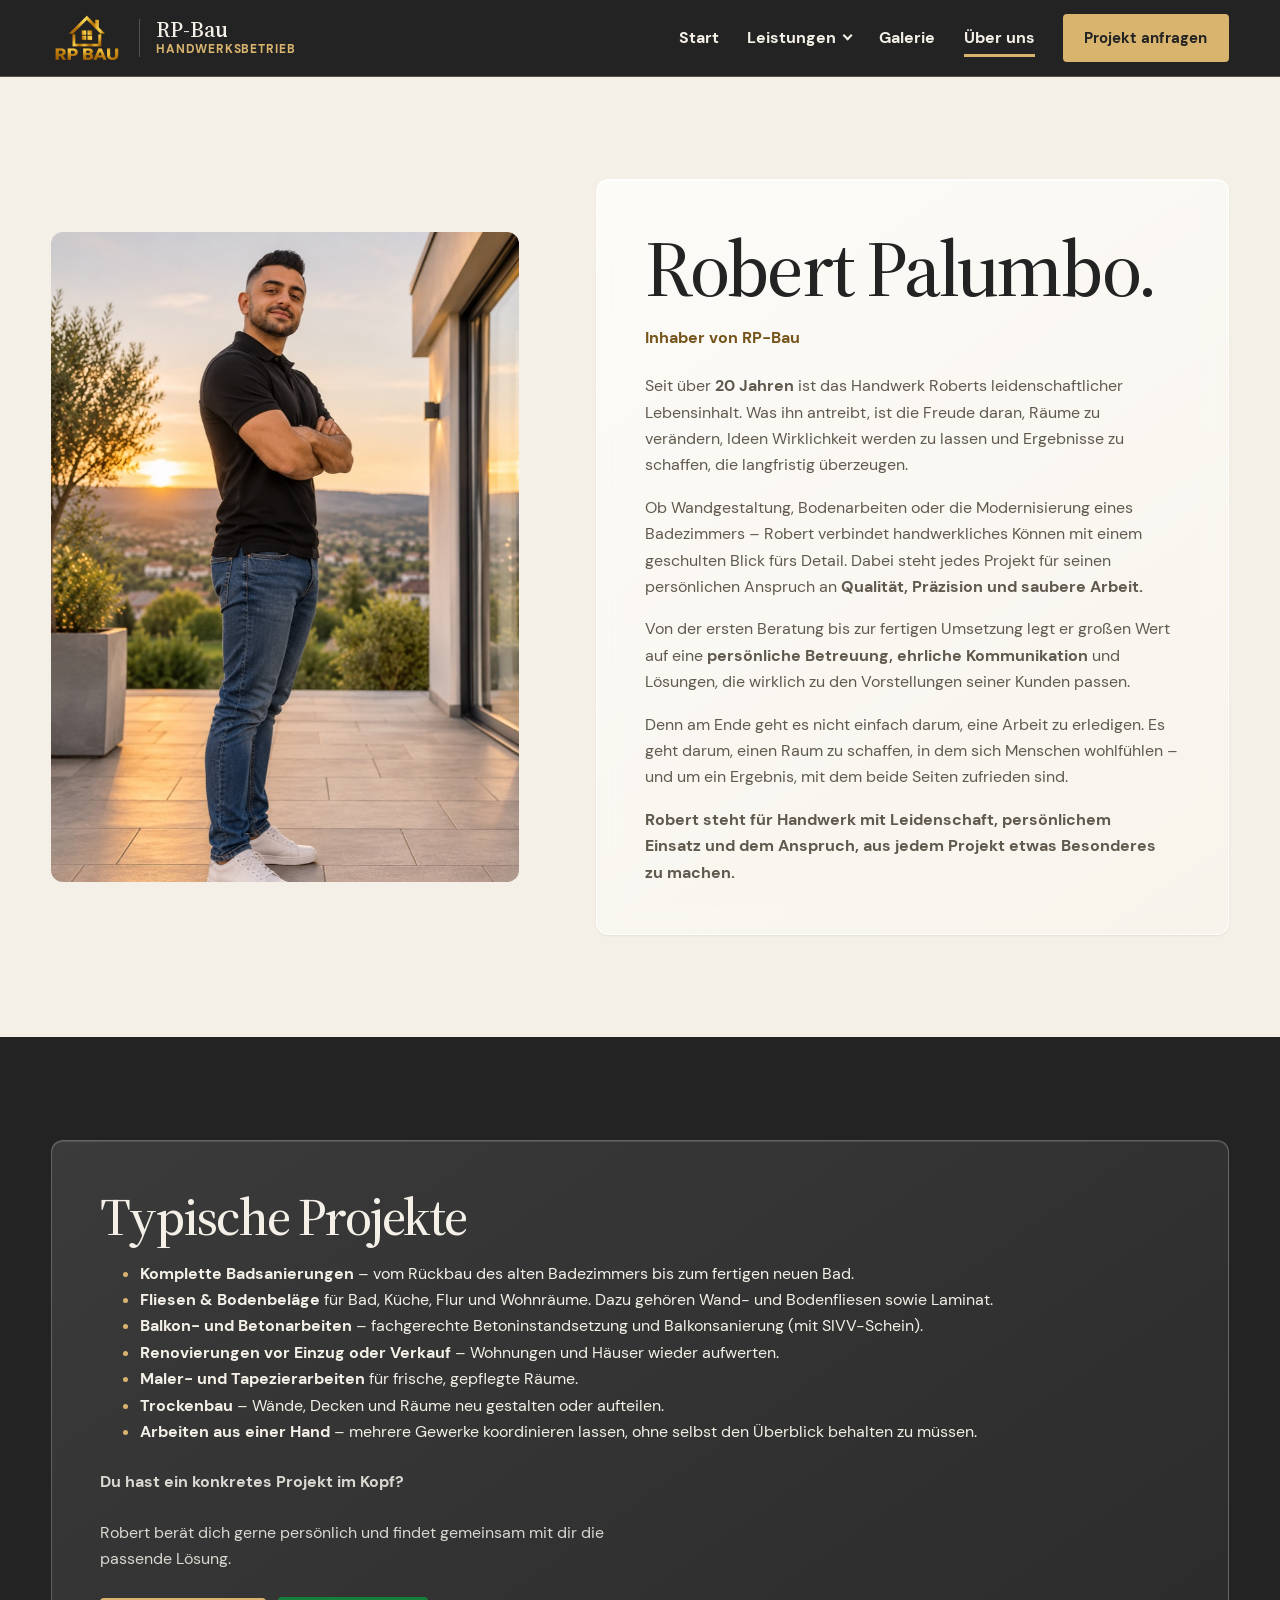
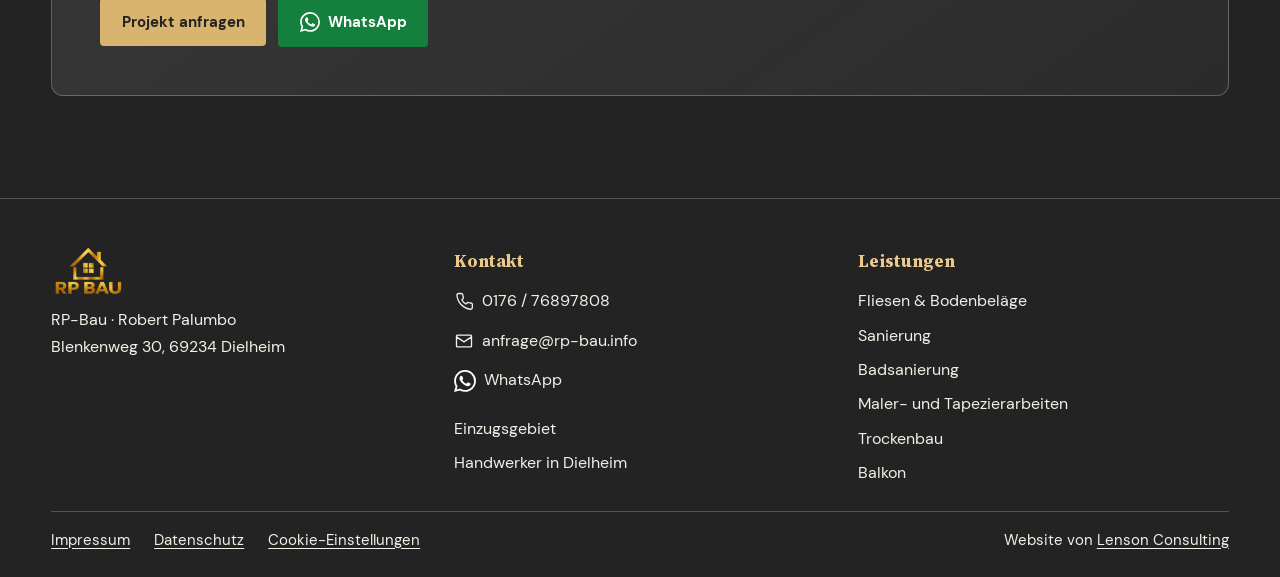
<file: ueber-uns.html>
<!doctype html>
<html lang="de">
<head>
  <meta charset="utf-8">
  <meta name="viewport" content="width=device-width, initial-scale=1">
  <title>Über uns | RP-Bau Dielheim</title>
  <meta name="description" content="RP-Bau in Dielheim: Robert Palumbo, Inhaber von RP-Bau. Seit 20 Jahren im Handwerk. Ein Ansprechpartner von Beratung bis Abnahme.">
  <link rel="icon" href="/favicon.svg" type="image/svg+xml">
  <link rel="stylesheet" href="/css/tokens.css?v=nav1">
  <link rel="stylesheet" href="/css/base.css?v=nav1">
  <link rel="stylesheet" href="/css/components.css?v=nav1">
  <link rel="stylesheet" href="/css/pages.css?v=nav1">
  <link rel="stylesheet" href="/css/design.css?v=profil2">
</head>
<body>
  <a class="skip-link" href="#main">Zum Inhalt springen</a>
  <header class="site-header"><div class="container site-header__inner"><a class="site-logo" href="/index.html"><img src="/images/logo/logo-web.png" alt="RP-Bau Logo" width="180" height="48"></a><p class="site-slogan"><strong>RP-Bau</strong><span>Handwerksbetrieb</span></p><button class="nav-toggle" type="button" aria-expanded="false" aria-controls="site-nav">Menü</button><nav id="site-nav" class="site-nav" aria-label="Hauptnavigation"><ul><li><a href="/index.html">Start</a></li><li class="has-submenu"><button class="submenu-toggle" type="button" aria-expanded="false" aria-controls="submenu-leistungen">Leistungen</button><ul id="submenu-leistungen" class="submenu"><li><a href="/leistungen/fliesenlegen.html">Fliesen &amp; Bodenbeläge</a></li><li><a href="/leistungen/sanierung.html">Sanierung</a></li><li><a href="/leistungen/badsanierung.html">Badsanierung</a></li><li><a href="/leistungen/maler-tapezierarbeiten.html">Maler- und Tapezierarbeiten</a></li><li><a href="/leistungen/trockenbau.html">Trockenbau</a></li><li><a href="/leistungen/balkon.html">Balkon</a></li></ul></li><li><a href="/galerie.html">Galerie</a></li><li><a href="/ueber-uns.html">Über uns</a></li><li><a href="/index.html#kontakt" class="btn btn--primary">Projekt anfragen</a></li></ul></nav></div></header>
  <main id="main">
    <section class="section">
      <div class="container profile-layout">
        <div>
          <img src="/images/ueber-uns/robert-palumbo-web.jpg" alt="Robert Palumbo, Inhaber von RP-Bau" width="600" height="750" class="profile-photo">
        </div>
        <div>
          <div class="profile-copy">
            <h1>Robert Palumbo.</h1>
            <p class="profile-role">Inhaber von RP-Bau</p>

            <p>
              Seit über <strong>20 Jahren</strong> ist das Handwerk Roberts leidenschaftlicher Lebensinhalt.
              Was ihn antreibt, ist die Freude daran, Räume zu verändern, Ideen Wirklichkeit werden zu lassen
              und Ergebnisse zu schaffen, die langfristig überzeugen.
            </p>

            <p>
              Ob Wandgestaltung, Bodenarbeiten oder die Modernisierung eines Badezimmers – Robert verbindet
              handwerkliches Können mit einem geschulten Blick fürs Detail. Dabei steht jedes Projekt für
              seinen persönlichen Anspruch an <strong>Qualität, Präzision und saubere Arbeit.</strong>
            </p>

            <p>
              Von der ersten Beratung bis zur fertigen Umsetzung legt er großen Wert auf eine
              <strong>persönliche Betreuung, ehrliche Kommunikation</strong> und Lösungen, die wirklich
              zu den Vorstellungen seiner Kunden passen.
            </p>

            <p>
              Denn am Ende geht es nicht einfach darum, eine Arbeit zu erledigen. Es geht darum,
              einen Raum zu schaffen, in dem sich Menschen wohlfühlen – und um ein Ergebnis,
              mit dem beide Seiten zufrieden sind.
            </p>

            <p>
              <strong>Robert steht für Handwerk mit Leidenschaft, persönlichem Einsatz und dem Anspruch,
              aus jedem Projekt etwas Besonderes zu machen.</strong>
            </p>
          </div>
        </div>
      </div>
    </section>
    <section class="section section--dark">
      <div class="container">
        <div class="profile-projects">
          <h2>Typische Projekte</h2>

          <ul>
            <li><strong>Komplette Badsanierungen</strong> – vom Rückbau des alten Badezimmers bis zum fertigen neuen Bad.</li>
            <li><strong>Fliesen &amp; Bodenbeläge</strong> für Bad, Küche, Flur und Wohnräume. Dazu gehören Wand- und Bodenfliesen sowie Laminat.</li>
            <li><strong>Balkon- und Betonarbeiten</strong> – fachgerechte Betoninstandsetzung und Balkonsanierung (mit SIVV-Schein).</li>
            <li><strong>Renovierungen vor Einzug oder Verkauf</strong> – Wohnungen und Häuser wieder aufwerten.</li>
            <li><strong>Maler- und Tapezierarbeiten</strong> für frische, gepflegte Räume.</li>
            <li><strong>Trockenbau</strong> – Wände, Decken und Räume neu gestalten oder aufteilen.</li>
            <li><strong>Arbeiten aus einer Hand</strong> – mehrere Gewerke koordinieren lassen, ohne selbst den Überblick behalten zu müssen.</li>
          </ul>

          <p class="profile-projects__prompt"><strong>Du hast ein konkretes Projekt im Kopf?</strong></p>

          <p>Robert berät dich gerne persönlich und findet gemeinsam mit dir die passende Lösung.</p>

          <div class="cta-actions"><a href="/index.html#kontakt" class="btn btn--primary">Projekt anfragen</a> <a href="https://wa.me/4917676897808?text=Guten%20Tag%2C%20ich%20m%C3%B6chte%20ein%20Projekt%20anfragen." class="btn--icon btn btn--whatsapp"><img src="/images/icons/whatsapp.svg" alt="" width="20" height="20" aria-hidden="true" loading="lazy" referrerpolicy="no-referrer"><span>WhatsApp</span></a></div>
        </div>
      </div>
    </section>
  </main>
  <footer class="site-footer">
    <div class="container">
      <div class="site-footer__grid">
        <div>
          <img src="/images/logo/logo-web.png" alt="RP-Bau" width="140" height="38">
          <p>RP-Bau · Robert Palumbo<br>Blenkenweg 30, 69234 Dielheim</p>
        </div>
        <div>
          <p class="site-footer__title">Kontakt</p>
          <ul class="site-footer__links site-footer__contact">
            <li><a href="tel:017676897808"><svg width="20" height="20" viewBox="0 0 24 24" fill="none" stroke="currentColor" stroke-width="1.6" stroke-linecap="round" stroke-linejoin="round" aria-hidden="true"><path d="M22 16.9v3a2 2 0 0 1-2.2 2 18 18 0 0 1-7.9-2.8 18 18 0 0 1-5.5-5.5 18 18 0 0 1-2.8-7.9A2 2 0 0 1 5.6 3h3a2 2 0 0 1 2 1.7l.5 2.8a2 2 0 0 1-.5 2.1l-1.2 1.2a14 14 0 0 0 4.8 4.8l1.2-1.2a2 2 0 0 1 2.1-.5l2.8.5a2 2 0 0 1 1.7 2.5Z"/></svg><span>0176 / 76897808</span></a></li>
            <li><a href="mailto:anfrage@rp-bau.info"><svg width="20" height="20" viewBox="0 0 24 24" fill="none" stroke="currentColor" stroke-width="1.6" stroke-linecap="round" stroke-linejoin="round" aria-hidden="true"><path d="M4 5h16a1 1 0 0 1 1 1v12a1 1 0 0 1-1 1H4a1 1 0 0 1-1-1V6a1 1 0 0 1 1-1Zm-1 2 9 6 9-6"/></svg><span>anfrage@rp-bau.info</span></a></li>
            <li><a class="wa-link-icon" href="https://wa.me/4917676897808?text=Guten%20Tag%2C%20ich%20m%C3%B6chte%20ein%20Projekt%20anfragen." data-wa-link><img src="/images/icons/whatsapp.svg" alt="" width="20" height="20" aria-hidden="true" loading="lazy" referrerpolicy="no-referrer"><span>WhatsApp</span></a></li>
          </ul>
          <ul class="site-footer__links site-footer__region">
            <li><a href="/einsatzgebiet.html">Einzugsgebiet</a></li>
            <li><a href="/handwerker-dielheim.html">Handwerker in Dielheim</a></li>
          </ul>
        </div>
        <div>
          <p class="site-footer__title">Leistungen</p>
          <ul class="site-footer__links"><li><a href="/leistungen/fliesenlegen.html">Fliesen &amp; Bodenbeläge</a></li><li><a href="/leistungen/sanierung.html">Sanierung</a></li><li><a href="/leistungen/badsanierung.html">Badsanierung</a></li><li><a href="/leistungen/maler-tapezierarbeiten.html">Maler- und Tapezierarbeiten</a></li><li><a href="/leistungen/trockenbau.html">Trockenbau</a></li><li><a href="/leistungen/balkon.html">Balkon</a></li></ul>
        </div>
      </div>
      <div class="site-footer__bottom">
      <ul class="site-footer__legal">
        <li><a href="/impressum.html">Impressum</a></li>
        <li><a href="/datenschutz.html">Datenschutz</a></li>
        <li><a href="/cookie-einstellungen.html">Cookie-Einstellungen</a></li>
      </ul>
      <p class="site-footer__credit">Website von <a href="https://lensonconsulting.de/">Lenson Consulting</a></p>
      </div>
    </div>
  </footer>
  <div class="sticky-cta"><a href="tel:017676897808">Anrufen</a><a class="wa-link-icon" href="https://wa.me/4917676897808?text=Guten%20Tag%2C%20ich%20m%C3%B6chte%20ein%20Projekt%20anfragen."><img src="/images/icons/whatsapp.svg" alt="" width="20" height="20" aria-hidden="true" loading="lazy" referrerpolicy="no-referrer"><span>WhatsApp</span></a><a href="/index.html#kontakt">Projekt anfragen</a></div>
  <script type="module" src="/js/main.js?v=nav1"></script>
</body>
</html>
</file>
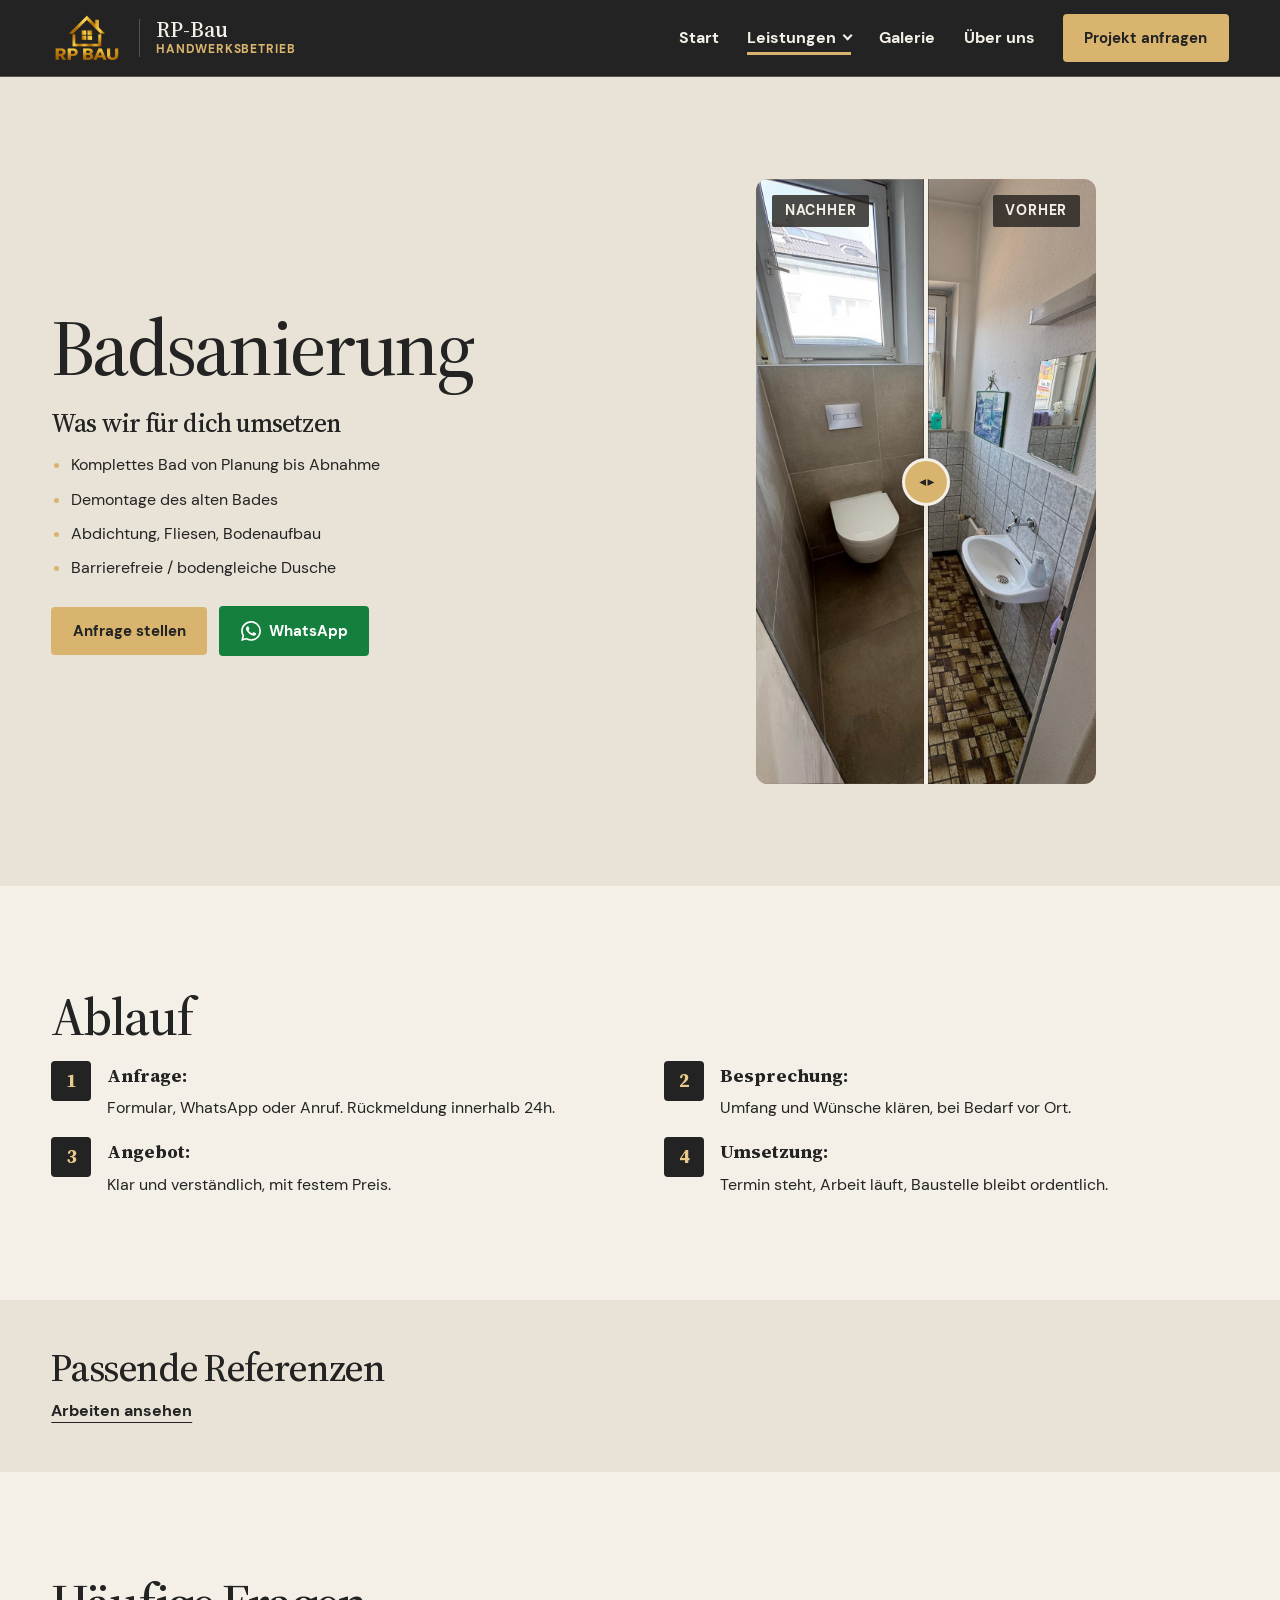
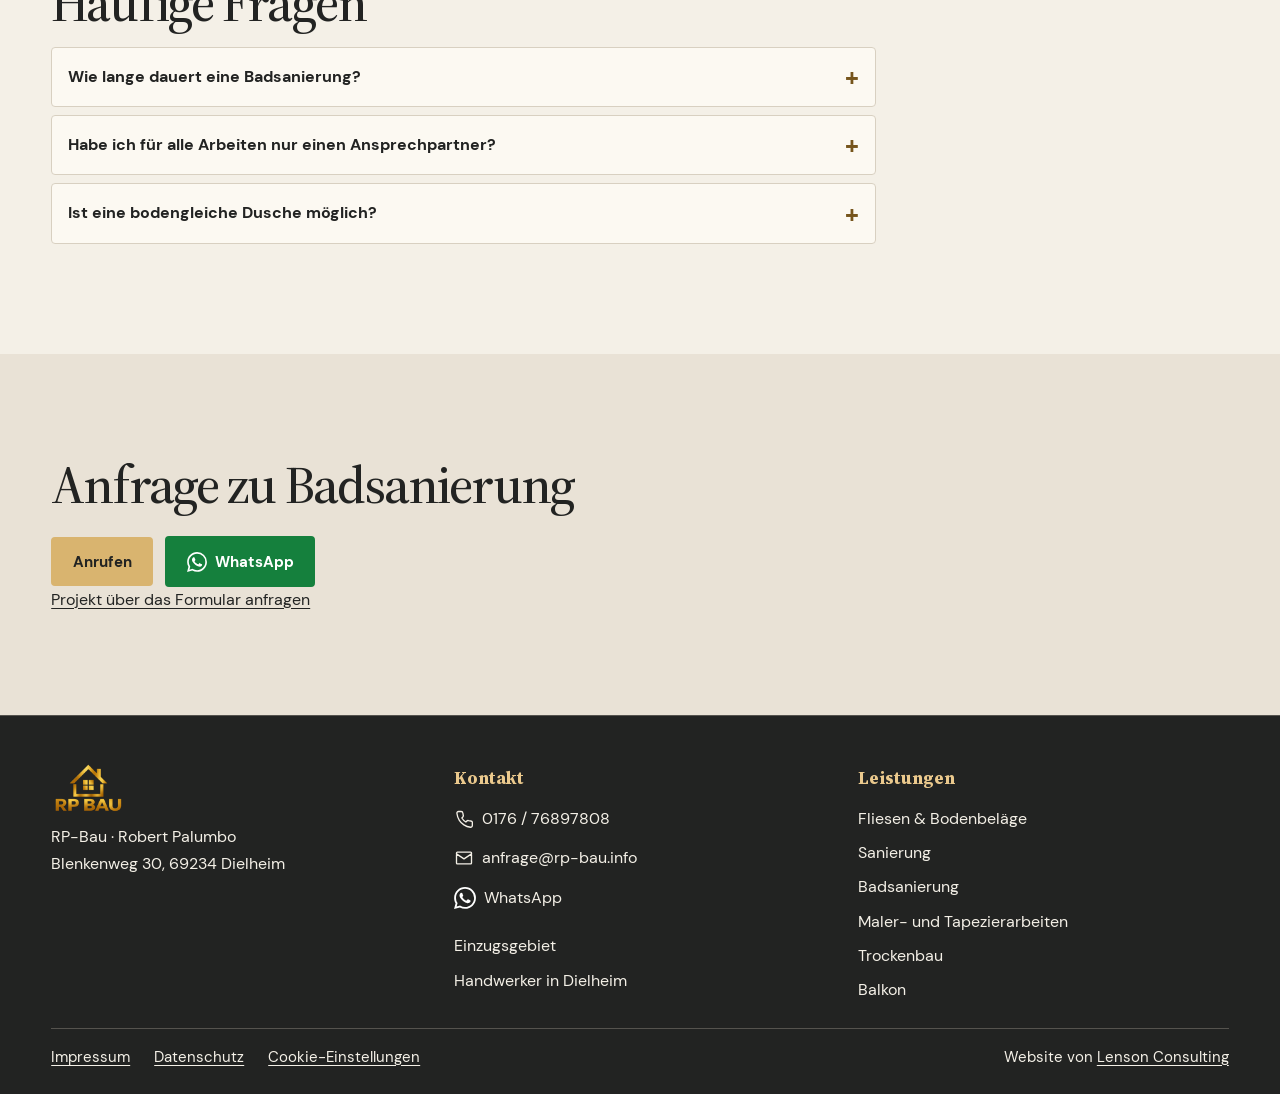
<file: leistungen/badsanierung.html>
<!doctype html>
<html lang="de">
<head>
  <meta charset="utf-8">
  <meta name="viewport" content="width=device-width, initial-scale=1">
  <title>Badsanierung in Dielheim | RP-Bau</title>
  <meta name="description" content="Badsanierung von Planung bis Abnahme in Dielheim und Rhein-Neckar.">
  <meta property="og:title" content="Badsanierung | RP-Bau Dielheim">
  <meta property="og:description" content="Badsanierung von Planung bis Abnahme in Dielheim und Rhein-Neckar.">
  <meta property="og:type" content="website">
  <link rel="icon" href="/favicon.svg" type="image/svg+xml">
  <link rel="stylesheet" href="/css/tokens.css?v=nav1">
  <link rel="stylesheet" href="/css/base.css?v=nav1">
  <link rel="stylesheet" href="/css/components.css?v=nav1">
  <link rel="stylesheet" href="/css/pages.css?v=nav1">
  <link rel="stylesheet" href="/css/design.css?v=footer1">
</head>
<body>
  <a class="skip-link" href="#main">Zum Inhalt springen</a>
  <header class="site-header"><div class="container site-header__inner"><a class="site-logo" href="/index.html"><img src="/images/logo/logo-web.png" alt="RP-Bau Logo" width="180" height="48"></a><p class="site-slogan"><strong>RP-Bau</strong><span>Handwerksbetrieb</span></p><button class="nav-toggle" type="button" aria-expanded="false" aria-controls="site-nav">Menü</button><nav id="site-nav" class="site-nav" aria-label="Hauptnavigation"><ul><li><a href="/index.html">Start</a></li><li class="has-submenu"><button class="submenu-toggle" type="button" aria-expanded="false" aria-controls="submenu-leistungen">Leistungen</button><ul id="submenu-leistungen" class="submenu"><li><a href="/leistungen/fliesenlegen.html">Fliesen &amp; Bodenbeläge</a></li><li><a href="/leistungen/sanierung.html">Sanierung</a></li><li><a href="/leistungen/badsanierung.html">Badsanierung</a></li><li><a href="/leistungen/maler-tapezierarbeiten.html">Maler- und Tapezierarbeiten</a></li><li><a href="/leistungen/trockenbau.html">Trockenbau</a></li><li><a href="/leistungen/balkon.html">Balkon</a></li></ul></li><li><a href="/galerie.html">Galerie</a></li><li><a href="/ueber-uns.html">Über uns</a></li><li><a href="/index.html#kontakt" class="btn btn--primary">Projekt anfragen</a></li></ul></nav></div></header>
  <main id="main">
    <section class="section leistung-hero">
      <div class="container">
        <div class="leistung-hero__text">
          <h1>Badsanierung</h1>
          <h2>Was wir für dich umsetzen</h2>
          <ul>
            <li>Komplettes Bad von Planung bis Abnahme</li><li>Demontage des alten Bades</li><li>Abdichtung, Fliesen, Bodenaufbau</li><li>Barrierefreie / bodengleiche Dusche</li>
          </ul>
          <div class="cta-actions"><a href="#kontakt" class="btn btn--primary">Anfrage stellen</a> <a href="https://wa.me/4917676897808?text=Guten%20Tag%2C%20ich%20m%C3%B6chte%20ein%20Projekt%20anfragen." class="btn--icon btn btn--whatsapp" data-wa-link><img src="/images/icons/whatsapp.svg" alt="" width="20" height="20" aria-hidden="true" loading="lazy" referrerpolicy="no-referrer"><span>WhatsApp</span></a></div>
        </div>
        <div class="compare" data-compare>
          <div class="compare__before"><img src="/images/leistungen/badsanierung/vorher-1.jpg" alt="Gäste-WC mit alten grauen Wandfliesen und braun gemustertem Bodenbelag vor der Sanierung" width="720" height="1280"></div>
          <div class="compare__after"><img src="/images/leistungen/badsanierung/nachher-1.jpg" alt="Gäste-WC nach der Sanierung mit Wand-WC und großformatigen Fliesen an Wand und Boden" width="720" height="1280"></div>
          <button class="compare__handle" type="button" role="slider" aria-label="Vorher/Nachher Vergleich" aria-valuemin="0" aria-valuemax="100" aria-valuenow="50"></button>
        </div>
      </div>
    </section>
    <section class="section"><div class="container">
      <h2>Ablauf</h2>
      <ol class="steps">
        <li><strong>Anfrage:</strong> Formular, WhatsApp oder Anruf. Rückmeldung innerhalb 24h.</li>
        <li><strong>Besprechung:</strong> Umfang und Wünsche klären, bei Bedarf vor Ort.</li>
        <li><strong>Angebot:</strong> Klar und verständlich, mit festem Preis.</li>
        <li><strong>Umsetzung:</strong> Termin steht, Arbeit läuft, Baustelle bleibt ordentlich.</li>
      </ol>
    </div></section>
    <section class="service-references"><div class="container">
      <h2>Passende Referenzen</h2>
      <a class="text-link" href="/galerie.html#badsanierung">Arbeiten ansehen</a>
    </div></section>
    <section class="section faq"><div class="container">
      <h2>Häufige Fragen</h2>
      <details><summary>Wie lange dauert eine Badsanierung?</summary><p>Das hängt von Größe und Umfang ab. Nach der Besprechung vor Ort bekommst du einen konkreten Zeitplan mit abgestimmten Terminen, damit du weißt, wann dein Bad wieder nutzbar ist.</p></details>
      <details><summary>Habe ich für alle Arbeiten nur einen Ansprechpartner?</summary><p>Ja. Robert begleitet dein Bad von der Planung bis zur Abnahme. Welche Arbeiten er selbst ausführt und wo weitere Fachbetriebe eingebunden werden, steht transparent im Angebot.</p></details>
      <details><summary>Ist eine bodengleiche Dusche möglich?</summary><p>Ja, bodengleiche und barrierefreie Duschen gehören zum Leistungsumfang. Ob sie bei dir umsetzbar ist, hängt unter anderem von Aufbauhöhe und Gefälle ab. Das prüft Robert vor Ort.</p></details>
    </div></section>
    <section class="section" id="kontakt"><div class="container">
      <h2>Anfrage zu Badsanierung</h2>
      <div class="cta-actions"><a href="tel:017676897808" class="btn btn--primary">Anrufen</a> <a href="https://wa.me/4917676897808?text=Guten%20Tag%2C%20ich%20m%C3%B6chte%20ein%20Projekt%20anfragen." class="btn--icon btn btn--whatsapp" data-wa-link><img src="/images/icons/whatsapp.svg" alt="" width="20" height="20" aria-hidden="true" loading="lazy" referrerpolicy="no-referrer"><span>WhatsApp</span></a></div>
      <p><a href="/index.html?leistung=badsanierung#kontakt">Projekt über das Formular anfragen</a></p>
    </div></section>
  </main>
  <footer class="site-footer">
    <div class="container">
      <div class="site-footer__grid">
        <div>
          <img src="/images/logo/logo-web.png" alt="RP-Bau" width="140" height="38">
          <p>RP-Bau · Robert Palumbo<br>Blenkenweg 30, 69234 Dielheim</p>
        </div>
        <div>
          <p class="site-footer__title">Kontakt</p>
          <ul class="site-footer__links site-footer__contact">
            <li><a href="tel:017676897808"><svg width="20" height="20" viewBox="0 0 24 24" fill="none" stroke="currentColor" stroke-width="1.6" stroke-linecap="round" stroke-linejoin="round" aria-hidden="true"><path d="M22 16.9v3a2 2 0 0 1-2.2 2 18 18 0 0 1-7.9-2.8 18 18 0 0 1-5.5-5.5 18 18 0 0 1-2.8-7.9A2 2 0 0 1 5.6 3h3a2 2 0 0 1 2 1.7l.5 2.8a2 2 0 0 1-.5 2.1l-1.2 1.2a14 14 0 0 0 4.8 4.8l1.2-1.2a2 2 0 0 1 2.1-.5l2.8.5a2 2 0 0 1 1.7 2.5Z"/></svg><span>0176 / 76897808</span></a></li>
            <li><a href="mailto:anfrage@rp-bau.info"><svg width="20" height="20" viewBox="0 0 24 24" fill="none" stroke="currentColor" stroke-width="1.6" stroke-linecap="round" stroke-linejoin="round" aria-hidden="true"><path d="M4 5h16a1 1 0 0 1 1 1v12a1 1 0 0 1-1 1H4a1 1 0 0 1-1-1V6a1 1 0 0 1 1-1Zm-1 2 9 6 9-6"/></svg><span>anfrage@rp-bau.info</span></a></li>
            <li><a class="wa-link-icon" href="https://wa.me/4917676897808?text=Guten%20Tag%2C%20ich%20m%C3%B6chte%20ein%20Projekt%20anfragen." data-wa-link><img src="/images/icons/whatsapp.svg" alt="" width="20" height="20" aria-hidden="true" loading="lazy" referrerpolicy="no-referrer"><span>WhatsApp</span></a></li>
          </ul>
          <ul class="site-footer__links site-footer__region">
            <li><a href="/einsatzgebiet.html">Einzugsgebiet</a></li>
            <li><a href="/handwerker-dielheim.html">Handwerker in Dielheim</a></li>
          </ul>
        </div>
        <div>
          <p class="site-footer__title">Leistungen</p>
          <ul class="site-footer__links"><li><a href="/leistungen/fliesenlegen.html">Fliesen &amp; Bodenbeläge</a></li><li><a href="/leistungen/sanierung.html">Sanierung</a></li><li><a href="/leistungen/badsanierung.html">Badsanierung</a></li><li><a href="/leistungen/maler-tapezierarbeiten.html">Maler- und Tapezierarbeiten</a></li><li><a href="/leistungen/trockenbau.html">Trockenbau</a></li><li><a href="/leistungen/balkon.html">Balkon</a></li></ul>
        </div>
      </div>
      <div class="site-footer__bottom">
      <ul class="site-footer__legal">
        <li><a href="/impressum.html">Impressum</a></li>
        <li><a href="/datenschutz.html">Datenschutz</a></li>
        <li><a href="/cookie-einstellungen.html">Cookie-Einstellungen</a></li>
      </ul>
      <p class="site-footer__credit">Website von <a href="https://lensonconsulting.de/">Lenson Consulting</a></p>
      </div>
    </div>
  </footer>
  <div class="sticky-cta"><a href="tel:017676897808">Anrufen</a><a class="wa-link-icon" href="https://wa.me/4917676897808?text=Guten%20Tag%2C%20ich%20m%C3%B6chte%20ein%20Projekt%20anfragen."><img src="/images/icons/whatsapp.svg" alt="" width="20" height="20" aria-hidden="true" loading="lazy" referrerpolicy="no-referrer"><span>WhatsApp</span></a><a href="/index.html#kontakt">Projekt anfragen</a></div>
  <script type="module" src="/js/main.js?v=nav1"></script>
  <script type="module" src="/js/compare-slider.js"></script>
</body>
</html>
</file>
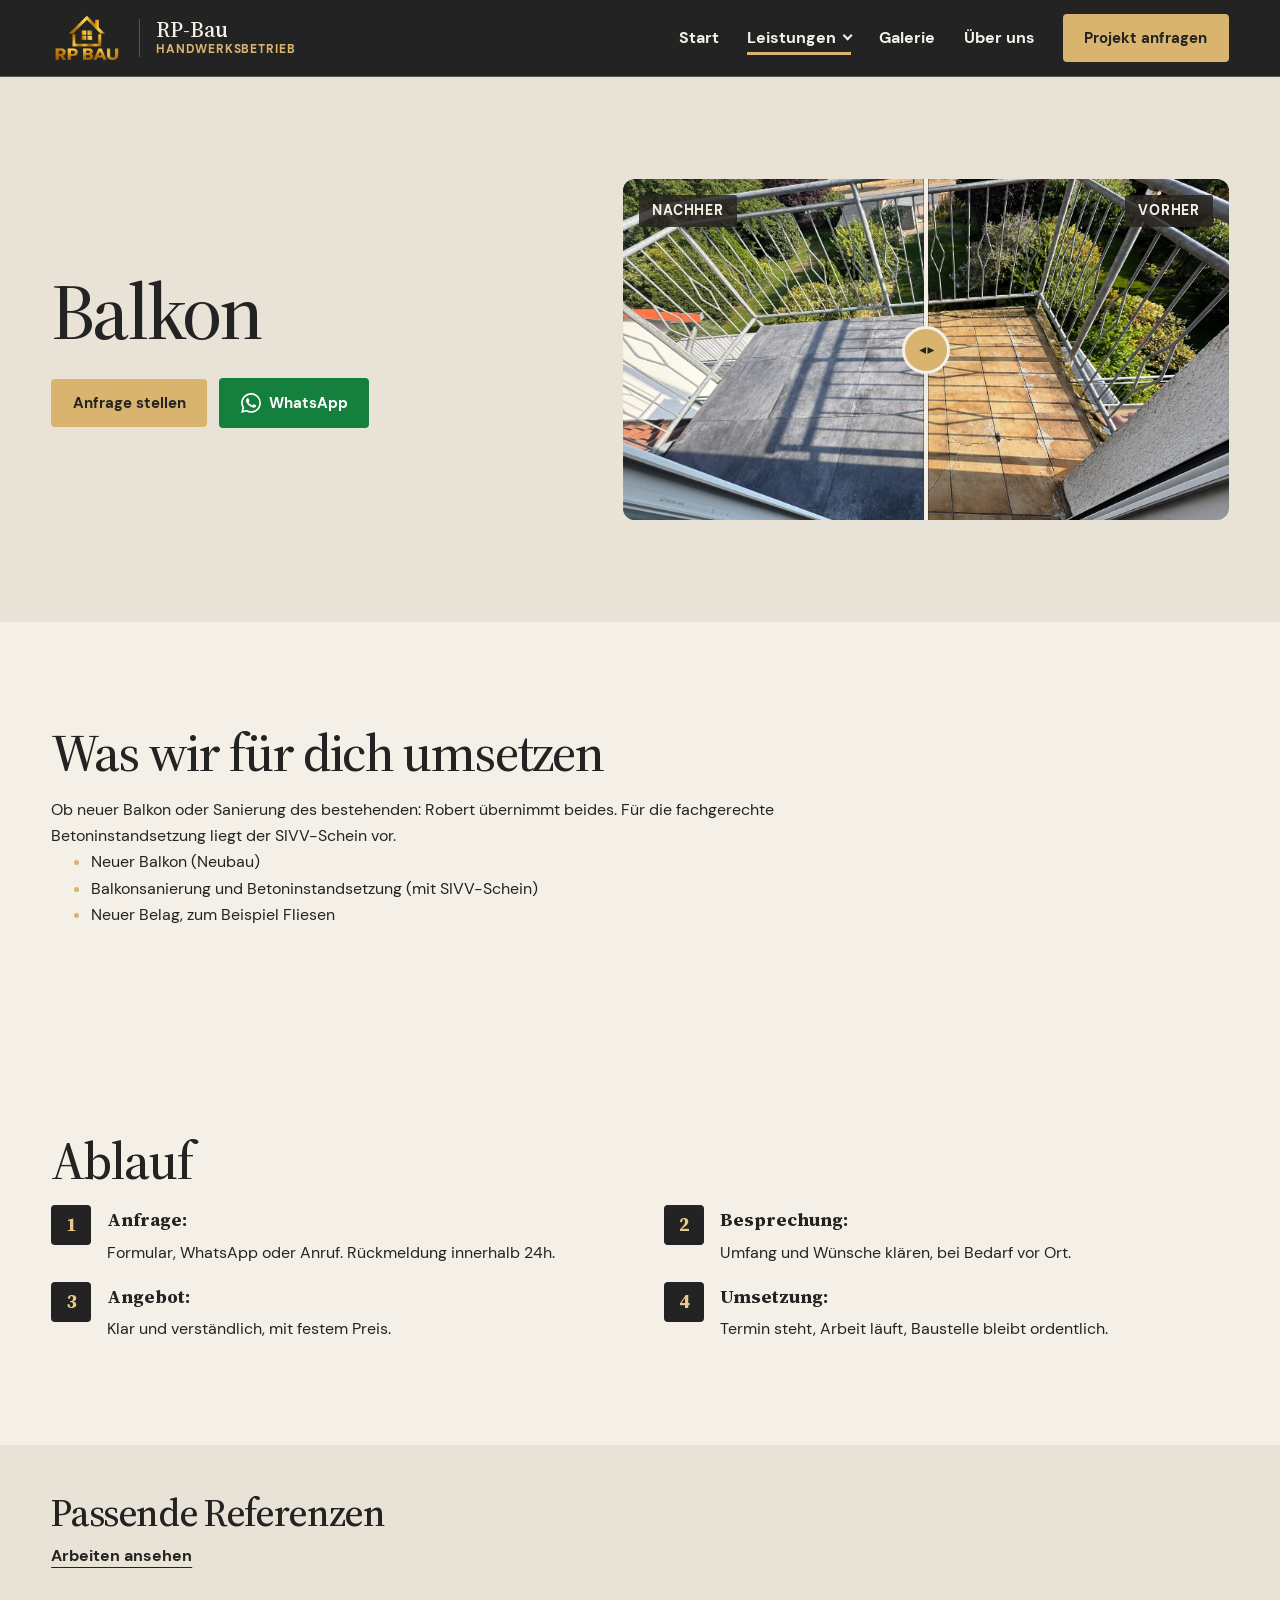
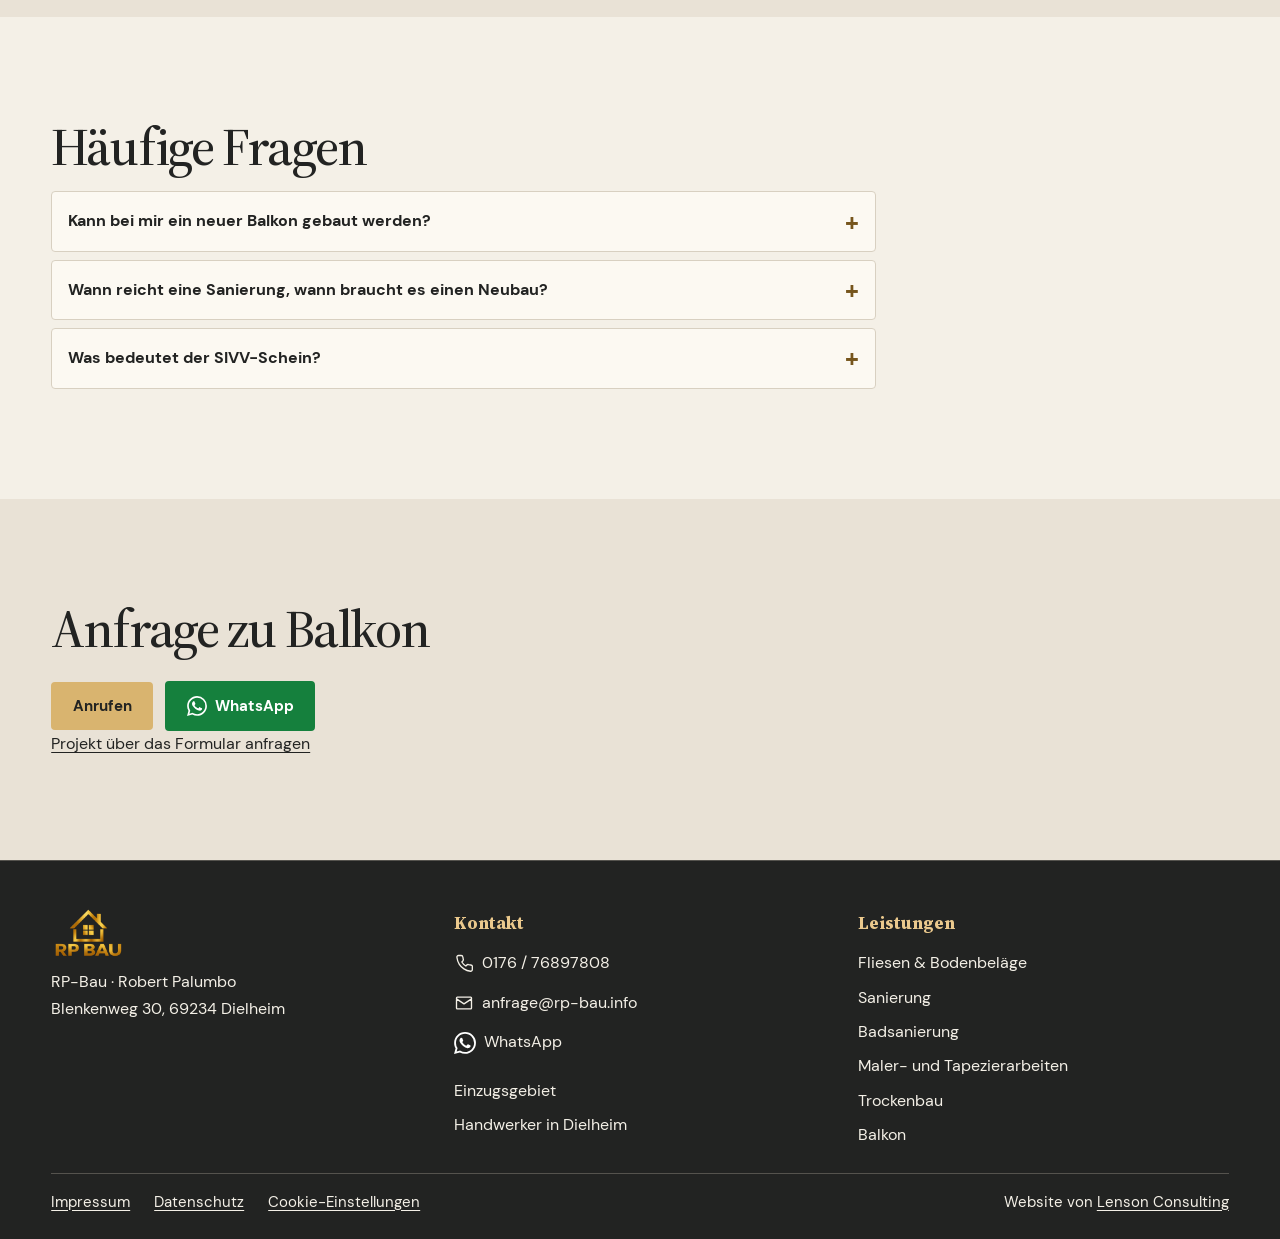
<file: leistungen/balkon.html>
<!doctype html>
<html lang="de">
<head>
  <meta charset="utf-8">
  <meta name="viewport" content="width=device-width, initial-scale=1">
  <title>Balkon in Dielheim | RP-Bau</title>
  <meta name="description" content="Balkonarbeiten von RP-Bau in Dielheim und Rhein-Neckar. Seit 20 Jahren im Handwerk. Jetzt unverbindlich anfragen.">
  <meta property="og:title" content="Balkon | RP-Bau Dielheim">
  <meta property="og:description" content="Balkonarbeiten von RP-Bau in Dielheim und Rhein-Neckar.">
  <meta property="og:type" content="website">
  <link rel="icon" href="/favicon.svg" type="image/svg+xml">
  <link rel="stylesheet" href="/css/tokens.css?v=nav1">
  <link rel="stylesheet" href="/css/base.css?v=nav1">
  <link rel="stylesheet" href="/css/components.css?v=nav1">
  <link rel="stylesheet" href="/css/pages.css?v=nav1">
  <link rel="stylesheet" href="/css/design.css?v=footer1">
</head>
<body>
  <a class="skip-link" href="#main">Zum Inhalt springen</a>
  <header class="site-header"><div class="container site-header__inner"><a class="site-logo" href="/index.html"><img src="/images/logo/logo-web.png" alt="RP-Bau Logo" width="180" height="48"></a><p class="site-slogan"><strong>RP-Bau</strong><span>Handwerksbetrieb</span></p><button class="nav-toggle" type="button" aria-expanded="false" aria-controls="site-nav">Menü</button><nav id="site-nav" class="site-nav" aria-label="Hauptnavigation"><ul><li><a href="/index.html">Start</a></li><li class="has-submenu"><button class="submenu-toggle" type="button" aria-expanded="false" aria-controls="submenu-leistungen">Leistungen</button><ul id="submenu-leistungen" class="submenu"><li><a href="/leistungen/fliesenlegen.html">Fliesen &amp; Bodenbeläge</a></li><li><a href="/leistungen/sanierung.html">Sanierung</a></li><li><a href="/leistungen/badsanierung.html">Badsanierung</a></li><li><a href="/leistungen/maler-tapezierarbeiten.html">Maler- und Tapezierarbeiten</a></li><li><a href="/leistungen/trockenbau.html">Trockenbau</a></li><li><a href="/leistungen/balkon.html">Balkon</a></li></ul></li><li><a href="/galerie.html">Galerie</a></li><li><a href="/ueber-uns.html">Über uns</a></li><li><a href="/index.html#kontakt" class="btn btn--primary">Projekt anfragen</a></li></ul></nav></div></header>
  <main id="main">
    <section class="section leistung-hero leistung-hero--landscape">
      <div class="container">
        <div class="leistung-hero__text">
          <h1>Balkon</h1>
          <div class="cta-actions"><a href="#kontakt" class="btn btn--primary">Anfrage stellen</a> <a href="https://wa.me/4917676897808?text=Guten%20Tag%2C%20ich%20m%C3%B6chte%20ein%20Projekt%20anfragen." class="btn--icon btn btn--whatsapp" data-wa-link><img src="/images/icons/whatsapp.svg" alt="" width="20" height="20" aria-hidden="true" loading="lazy" referrerpolicy="no-referrer"><span>WhatsApp</span></a></div>
        </div>
        <div class="compare" data-compare>
          <div class="compare__before"><img src="/images/leistungen/balkon/vorher-1.png" alt="Balkon vor der Sanierung mit altem Fliesenbelag" width="1200" height="675"></div>
          <div class="compare__after"><img src="/images/leistungen/balkon/nachher-1.jpg" alt="Balkon nach der Sanierung mit neuem grauen Fliesenbelag und verzinktem Geländer" width="1200" height="675"></div>
          <button class="compare__handle" type="button" role="slider" aria-label="Vorher/Nachher Vergleich" aria-valuemin="0" aria-valuemax="100" aria-valuenow="50"></button>
        </div>
      </div>
    </section>
    <section class="section"><div class="container">
      <h2>Was wir für dich umsetzen</h2>
      <p>Ob neuer Balkon oder Sanierung des bestehenden: Robert übernimmt beides. Für die fachgerechte Betoninstandsetzung liegt der SIVV-Schein vor.</p>
      <ul>
        <li>Neuer Balkon (Neubau)</li>
        <li>Balkonsanierung und Betoninstandsetzung (mit SIVV-Schein)</li>
        <li>Neuer Belag, zum Beispiel Fliesen</li>
      </ul>
    </div></section>
    <section class="section"><div class="container">
      <h2>Ablauf</h2>
      <ol class="steps">
        <li><strong>Anfrage:</strong> Formular, WhatsApp oder Anruf. Rückmeldung innerhalb 24h.</li>
        <li><strong>Besprechung:</strong> Umfang und Wünsche klären, bei Bedarf vor Ort.</li>
        <li><strong>Angebot:</strong> Klar und verständlich, mit festem Preis.</li>
        <li><strong>Umsetzung:</strong> Termin steht, Arbeit läuft, Baustelle bleibt ordentlich.</li>
      </ol>
    </div></section>
    <section class="service-references"><div class="container">
      <h2>Passende Referenzen</h2>
      <a class="text-link" href="/galerie.html#balkon">Arbeiten ansehen</a>
    </div></section>
    <section class="section faq"><div class="container">
      <h2>Häufige Fragen</h2>
      <details><summary>Kann bei mir ein neuer Balkon gebaut werden?</summary><p>Ja, ein neuer Balkon ist möglich. Ob und wie, hängt vom Gebäude ab, zum Beispiel von Statik und Anschluss. Robert prüft das vor Ort und berät dich zu den nächsten Schritten.</p></details>
      <details><summary>Wann reicht eine Sanierung, wann braucht es einen Neubau?</summary><p>Sind Beton und Aufbau noch tragfähig, genügt oft eine Sanierung mit neuem Belag. Bei stärkeren Schäden an der Betonplatte kann eine Instandsetzung oder ein Neubau nötig sein. Das klärt Robert bei der Besichtigung.</p></details>
      <details><summary>Was bedeutet der SIVV-Schein?</summary><p>Der SIVV-Schein ist ein Sachkundenachweis für die Instandsetzung von Betonbauteilen. Robert hat ihn und führt die Betoninstandsetzung am Balkon damit fachgerecht aus.</p></details>
    </div></section>
    <section class="section" id="kontakt"><div class="container">
      <h2>Anfrage zu Balkon</h2>
      <div class="cta-actions"><a href="tel:017676897808" class="btn btn--primary">Anrufen</a> <a href="https://wa.me/4917676897808?text=Guten%20Tag%2C%20ich%20m%C3%B6chte%20ein%20Projekt%20anfragen." class="btn--icon btn btn--whatsapp" data-wa-link><img src="/images/icons/whatsapp.svg" alt="" width="20" height="20" aria-hidden="true" loading="lazy" referrerpolicy="no-referrer"><span>WhatsApp</span></a></div>
      <p><a href="/index.html?leistung=balkon#kontakt">Projekt über das Formular anfragen</a></p>
    </div></section>
  </main>
  <footer class="site-footer">
    <div class="container">
      <div class="site-footer__grid">
        <div>
          <img src="/images/logo/logo-web.png" alt="RP-Bau" width="140" height="38">
          <p>RP-Bau · Robert Palumbo<br>Blenkenweg 30, 69234 Dielheim</p>
        </div>
        <div>
          <p class="site-footer__title">Kontakt</p>
          <ul class="site-footer__links site-footer__contact">
            <li><a href="tel:017676897808"><svg width="20" height="20" viewBox="0 0 24 24" fill="none" stroke="currentColor" stroke-width="1.6" stroke-linecap="round" stroke-linejoin="round" aria-hidden="true"><path d="M22 16.9v3a2 2 0 0 1-2.2 2 18 18 0 0 1-7.9-2.8 18 18 0 0 1-5.5-5.5 18 18 0 0 1-2.8-7.9A2 2 0 0 1 5.6 3h3a2 2 0 0 1 2 1.7l.5 2.8a2 2 0 0 1-.5 2.1l-1.2 1.2a14 14 0 0 0 4.8 4.8l1.2-1.2a2 2 0 0 1 2.1-.5l2.8.5a2 2 0 0 1 1.7 2.5Z"/></svg><span>0176 / 76897808</span></a></li>
            <li><a href="mailto:anfrage@rp-bau.info"><svg width="20" height="20" viewBox="0 0 24 24" fill="none" stroke="currentColor" stroke-width="1.6" stroke-linecap="round" stroke-linejoin="round" aria-hidden="true"><path d="M4 5h16a1 1 0 0 1 1 1v12a1 1 0 0 1-1 1H4a1 1 0 0 1-1-1V6a1 1 0 0 1 1-1Zm-1 2 9 6 9-6"/></svg><span>anfrage@rp-bau.info</span></a></li>
            <li><a class="wa-link-icon" href="https://wa.me/4917676897808?text=Guten%20Tag%2C%20ich%20m%C3%B6chte%20ein%20Projekt%20anfragen." data-wa-link><img src="/images/icons/whatsapp.svg" alt="" width="20" height="20" aria-hidden="true" loading="lazy" referrerpolicy="no-referrer"><span>WhatsApp</span></a></li>
          </ul>
          <ul class="site-footer__links site-footer__region">
            <li><a href="/einsatzgebiet.html">Einzugsgebiet</a></li>
            <li><a href="/handwerker-dielheim.html">Handwerker in Dielheim</a></li>
          </ul>
        </div>
        <div>
          <p class="site-footer__title">Leistungen</p>
          <ul class="site-footer__links"><li><a href="/leistungen/fliesenlegen.html">Fliesen &amp; Bodenbeläge</a></li><li><a href="/leistungen/sanierung.html">Sanierung</a></li><li><a href="/leistungen/badsanierung.html">Badsanierung</a></li><li><a href="/leistungen/maler-tapezierarbeiten.html">Maler- und Tapezierarbeiten</a></li><li><a href="/leistungen/trockenbau.html">Trockenbau</a></li><li><a href="/leistungen/balkon.html">Balkon</a></li></ul>
        </div>
      </div>
      <div class="site-footer__bottom">
      <ul class="site-footer__legal">
        <li><a href="/impressum.html">Impressum</a></li>
        <li><a href="/datenschutz.html">Datenschutz</a></li>
        <li><a href="/cookie-einstellungen.html">Cookie-Einstellungen</a></li>
      </ul>
      <p class="site-footer__credit">Website von <a href="https://lensonconsulting.de/">Lenson Consulting</a></p>
      </div>
    </div>
  </footer>
  <div class="sticky-cta"><a href="tel:017676897808">Anrufen</a><a class="wa-link-icon" href="https://wa.me/4917676897808?text=Guten%20Tag%2C%20ich%20m%C3%B6chte%20ein%20Projekt%20anfragen."><img src="/images/icons/whatsapp.svg" alt="" width="20" height="20" aria-hidden="true" loading="lazy" referrerpolicy="no-referrer"><span>WhatsApp</span></a><a href="/index.html#kontakt">Projekt anfragen</a></div>
  <script type="module" src="/js/main.js?v=nav1"></script>
  <script type="module" src="/js/compare-slider.js"></script>
</body>
</html>
</file>
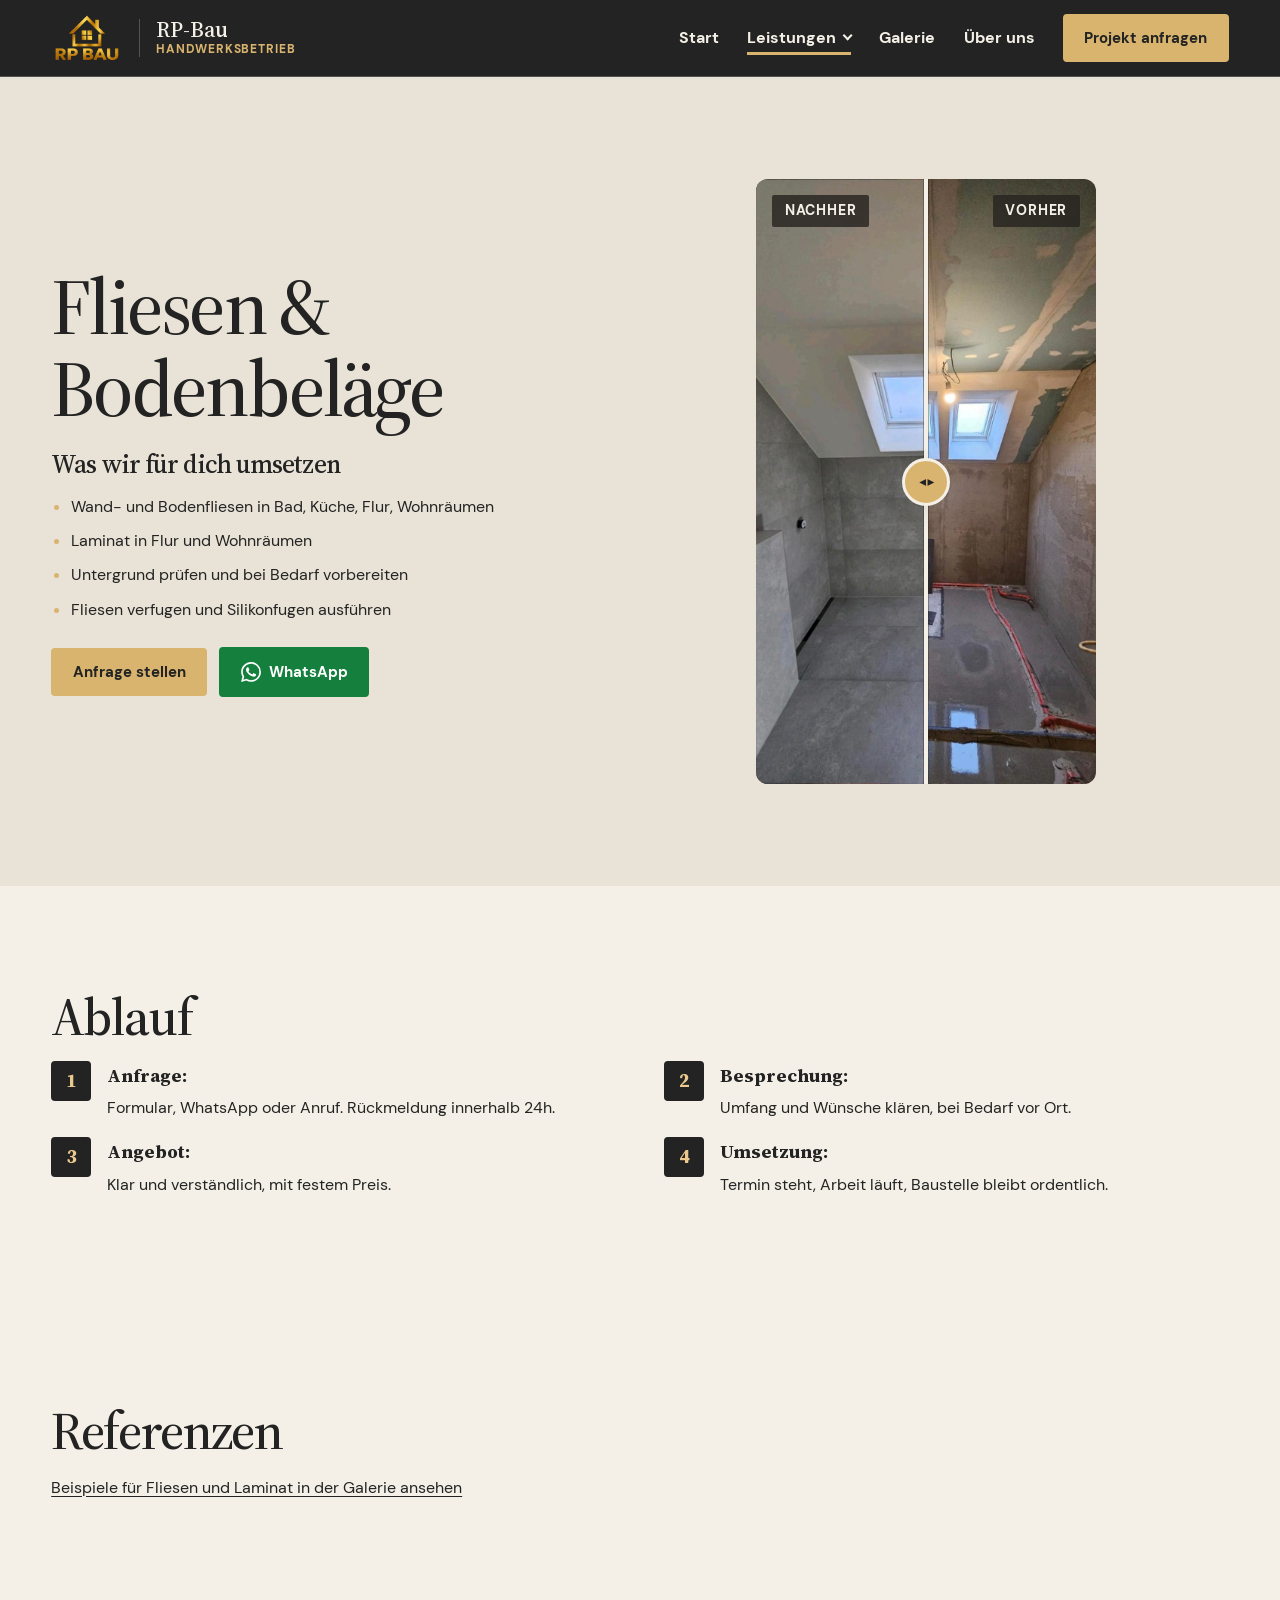
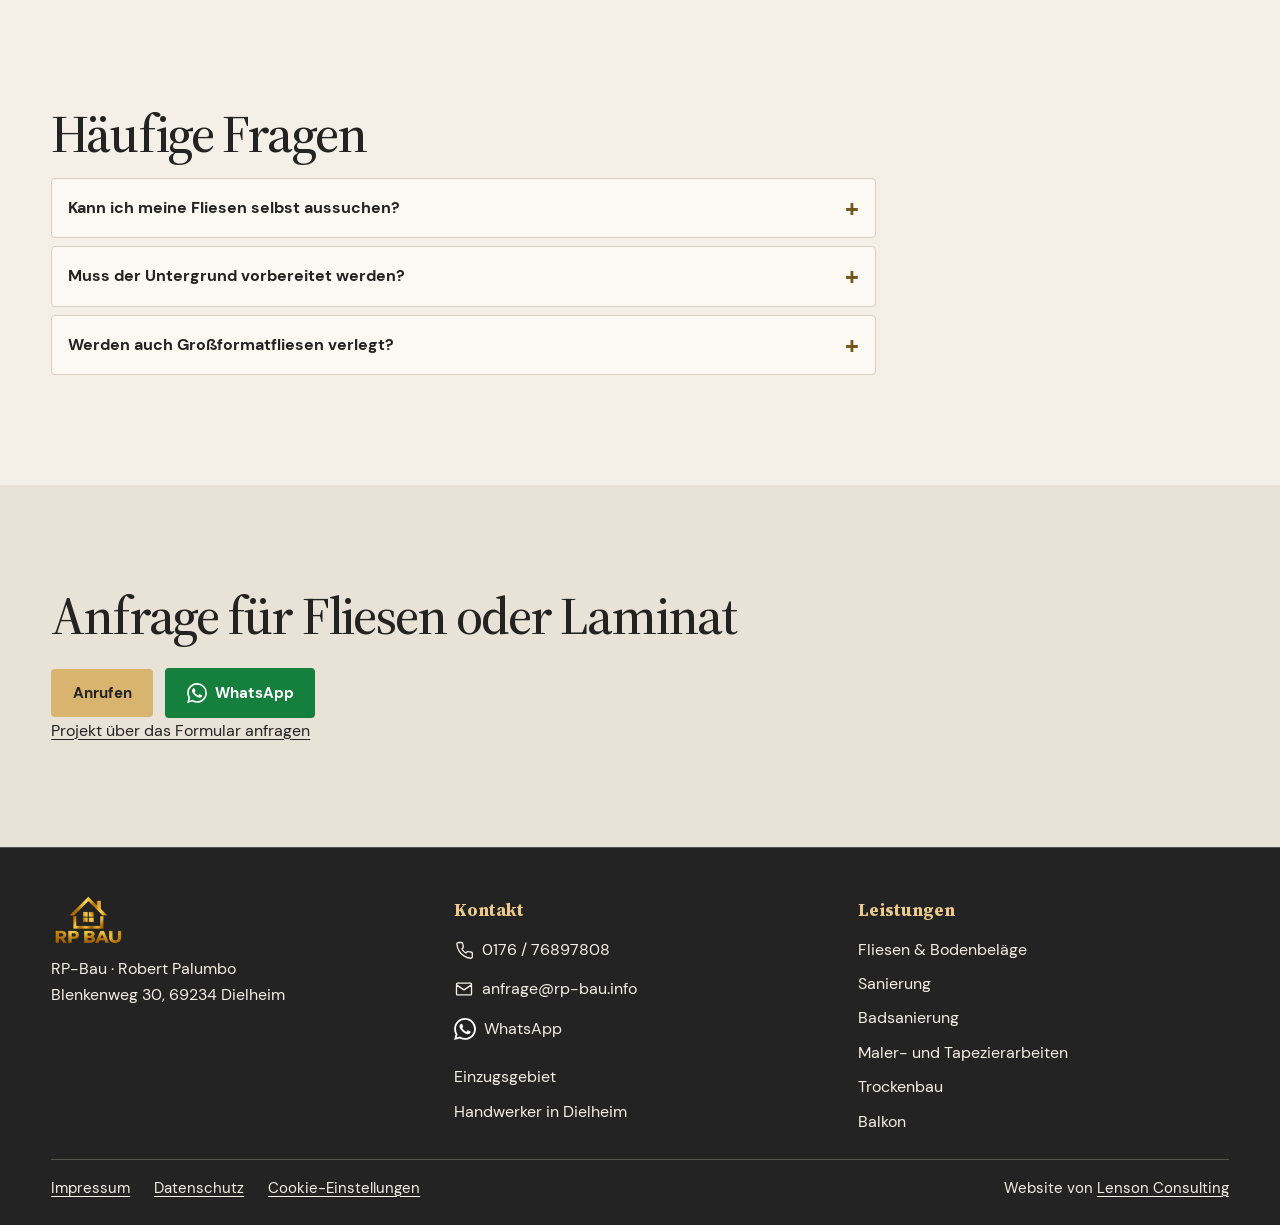
<file: leistungen/fliesenlegen.html>
<!doctype html>
<html lang="de">
<head>
  <meta charset="utf-8">
  <meta name="viewport" content="width=device-width, initial-scale=1">
  <title>Fliesen &amp; Bodenbeläge in Dielheim | RP-Bau</title>
  <meta name="description" content="RP-Bau verlegt Wand- und Bodenfliesen sowie Laminat in Dielheim und der Rhein-Neckar-Region.">
  <meta property="og:title" content="Fliesen &amp; Bodenbeläge | RP-Bau Dielheim">
  <meta property="og:description" content="Wand- und Bodenfliesen sowie Laminat von RP-Bau in Dielheim.">
  <meta property="og:type" content="website">
  <link rel="icon" href="/favicon.svg" type="image/svg+xml">
  <link rel="stylesheet" href="/css/tokens.css?v=nav1">
  <link rel="stylesheet" href="/css/base.css?v=nav1">
  <link rel="stylesheet" href="/css/components.css?v=nav1">
  <link rel="stylesheet" href="/css/pages.css?v=nav1">
  <link rel="stylesheet" href="/css/design.css?v=footer1">
</head>
<body>
  <a class="skip-link" href="#main">Zum Inhalt springen</a>
  <header class="site-header"><div class="container site-header__inner"><a class="site-logo" href="/index.html"><img src="/images/logo/logo-web.png" alt="RP-Bau Logo" width="180" height="48"></a><p class="site-slogan"><strong>RP-Bau</strong><span>Handwerksbetrieb</span></p><button class="nav-toggle" type="button" aria-expanded="false" aria-controls="site-nav">Menü</button><nav id="site-nav" class="site-nav" aria-label="Hauptnavigation"><ul><li><a href="/index.html">Start</a></li><li class="has-submenu"><button class="submenu-toggle" type="button" aria-expanded="false" aria-controls="submenu-leistungen">Leistungen</button><ul id="submenu-leistungen" class="submenu"><li><a href="/leistungen/fliesenlegen.html">Fliesen &amp; Bodenbeläge</a></li><li><a href="/leistungen/sanierung.html">Sanierung</a></li><li><a href="/leistungen/badsanierung.html">Badsanierung</a></li><li><a href="/leistungen/maler-tapezierarbeiten.html">Maler- und Tapezierarbeiten</a></li><li><a href="/leistungen/trockenbau.html">Trockenbau</a></li><li><a href="/leistungen/balkon.html">Balkon</a></li></ul></li><li><a href="/galerie.html">Galerie</a></li><li><a href="/ueber-uns.html">Über uns</a></li><li><a href="/index.html#kontakt" class="btn btn--primary">Projekt anfragen</a></li></ul></nav></div></header>
  <main id="main">
    <section class="section leistung-hero">
      <div class="container">
        <div class="leistung-hero__text">
          <h1>Fliesen &amp; Bodenbeläge</h1>
          <h2>Was wir für dich umsetzen</h2>
          <ul>
            <li>Wand- und Bodenfliesen in Bad, Küche, Flur, Wohnräumen</li>
            <li>Laminat in Flur und Wohnräumen</li>
            <li>Untergrund prüfen und bei Bedarf vorbereiten</li>
            <li>Fliesen verfugen und Silikonfugen ausführen</li>
          </ul>
          <div class="cta-actions"><a href="#kontakt" class="btn btn--primary">Anfrage stellen</a> <a href="https://wa.me/4917676897808?text=Guten%20Tag%2C%20ich%20m%C3%B6chte%20ein%20Projekt%20anfragen." class="btn--icon btn btn--whatsapp" data-wa-link><img src="/images/icons/whatsapp.svg" alt="" width="20" height="20" aria-hidden="true" loading="lazy" referrerpolicy="no-referrer"><span>WhatsApp</span></a></div>
        </div>
        <div class="compare" data-compare>
          <div class="compare__before"><img src="/images/leistungen/fliesenlegen/vorher-1.jpg" alt="Dachgeschoss-Bad im Rohbau mit Dachfenstern, Estrich und offenen Leitungen vor den Fliesenarbeiten" width="720" height="1280"></div>
          <div class="compare__after"><img src="/images/leistungen/fliesenlegen/nachher-1.jpg" alt="Dachgeschoss-Bad nach den Fliesenarbeiten mit großformatigen grauen Fliesen an Wand und Boden und Ablaufrinne" width="720" height="1280"></div>
          <button class="compare__handle" type="button" role="slider" aria-label="Vorher/Nachher Vergleich" aria-valuemin="0" aria-valuemax="100" aria-valuenow="50"></button>
        </div>
      </div>
    </section>
    <section class="section"><div class="container">
      <h2>Ablauf</h2>
      <ol class="steps">
        <li><strong>Anfrage:</strong> Formular, WhatsApp oder Anruf. Rückmeldung innerhalb 24h.</li>
        <li><strong>Besprechung:</strong> Umfang und Wünsche klären, bei Bedarf vor Ort.</li>
        <li><strong>Angebot:</strong> Klar und verständlich, mit festem Preis.</li>
        <li><strong>Umsetzung:</strong> Termin steht, Arbeit läuft, Baustelle bleibt ordentlich.</li>
      </ol>
    </div></section>
    <section class="section"><div class="container">
      <h2>Referenzen</h2>
      <p><a href="/galerie.html#fliesenlegen">Beispiele für Fliesen und Laminat in der Galerie ansehen</a></p>
    </div></section>
    <section class="section faq"><div class="container">
      <h2>Häufige Fragen</h2>
      <details><summary>Kann ich meine Fliesen selbst aussuchen?</summary><p>Ja. Du kannst Fliesen selbst auswählen oder dich von Robert zu Material, Format und Verlegung beraten lassen. Was zu deinem Raum passt, klärt ihr gemeinsam bei der Besprechung.</p></details>
      <details><summary>Muss der Untergrund vorbereitet werden?</summary><p>Meist ja, denn ein ebener und tragfähiger Untergrund ist die Grundlage für die Verlegung von Fliesen und Laminat. Robert prüft ihn vor Ort und bereitet ihn bei Bedarf vor. Das steht dann transparent im Angebot.</p></details>
      <details><summary>Werden auch Großformatfliesen verlegt?</summary><p>Ja. Großformate brauchen einen besonders ebenen Untergrund und genaues Arbeiten, deshalb wird der Untergrund vorab sorgfältig geprüft.</p></details>
    </div></section>
    <section class="section" id="kontakt"><div class="container">
      <h2>Anfrage für Fliesen oder Laminat</h2>
      <div class="cta-actions"><a href="tel:017676897808" class="btn btn--primary">Anrufen</a> <a href="https://wa.me/4917676897808?text=Guten%20Tag%2C%20ich%20m%C3%B6chte%20ein%20Projekt%20anfragen." class="btn--icon btn btn--whatsapp" data-wa-link><img src="/images/icons/whatsapp.svg" alt="" width="20" height="20" aria-hidden="true" loading="lazy" referrerpolicy="no-referrer"><span>WhatsApp</span></a></div>
      <p><a href="/index.html?leistung=fliesenlegen#kontakt">Projekt über das Formular anfragen</a></p>
    </div></section>
  </main>
  <footer class="site-footer">
    <div class="container">
      <div class="site-footer__grid">
        <div>
          <img src="/images/logo/logo-web.png" alt="RP-Bau" width="140" height="38">
          <p>RP-Bau · Robert Palumbo<br>Blenkenweg 30, 69234 Dielheim</p>
        </div>
        <div>
          <p class="site-footer__title">Kontakt</p>
          <ul class="site-footer__links site-footer__contact">
            <li><a href="tel:017676897808"><svg width="20" height="20" viewBox="0 0 24 24" fill="none" stroke="currentColor" stroke-width="1.6" stroke-linecap="round" stroke-linejoin="round" aria-hidden="true"><path d="M22 16.9v3a2 2 0 0 1-2.2 2 18 18 0 0 1-7.9-2.8 18 18 0 0 1-5.5-5.5 18 18 0 0 1-2.8-7.9A2 2 0 0 1 5.6 3h3a2 2 0 0 1 2 1.7l.5 2.8a2 2 0 0 1-.5 2.1l-1.2 1.2a14 14 0 0 0 4.8 4.8l1.2-1.2a2 2 0 0 1 2.1-.5l2.8.5a2 2 0 0 1 1.7 2.5Z"/></svg><span>0176 / 76897808</span></a></li>
            <li><a href="mailto:anfrage@rp-bau.info"><svg width="20" height="20" viewBox="0 0 24 24" fill="none" stroke="currentColor" stroke-width="1.6" stroke-linecap="round" stroke-linejoin="round" aria-hidden="true"><path d="M4 5h16a1 1 0 0 1 1 1v12a1 1 0 0 1-1 1H4a1 1 0 0 1-1-1V6a1 1 0 0 1 1-1Zm-1 2 9 6 9-6"/></svg><span>anfrage@rp-bau.info</span></a></li>
            <li><a class="wa-link-icon" href="https://wa.me/4917676897808?text=Guten%20Tag%2C%20ich%20m%C3%B6chte%20ein%20Projekt%20anfragen." data-wa-link><img src="/images/icons/whatsapp.svg" alt="" width="20" height="20" aria-hidden="true" loading="lazy" referrerpolicy="no-referrer"><span>WhatsApp</span></a></li>
          </ul>
          <ul class="site-footer__links site-footer__region">
            <li><a href="/einsatzgebiet.html">Einzugsgebiet</a></li>
            <li><a href="/handwerker-dielheim.html">Handwerker in Dielheim</a></li>
          </ul>
        </div>
        <div>
          <p class="site-footer__title">Leistungen</p>
          <ul class="site-footer__links"><li><a href="/leistungen/fliesenlegen.html">Fliesen &amp; Bodenbeläge</a></li><li><a href="/leistungen/sanierung.html">Sanierung</a></li><li><a href="/leistungen/badsanierung.html">Badsanierung</a></li><li><a href="/leistungen/maler-tapezierarbeiten.html">Maler- und Tapezierarbeiten</a></li><li><a href="/leistungen/trockenbau.html">Trockenbau</a></li><li><a href="/leistungen/balkon.html">Balkon</a></li></ul>
        </div>
      </div>
      <div class="site-footer__bottom">
      <ul class="site-footer__legal">
        <li><a href="/impressum.html">Impressum</a></li>
        <li><a href="/datenschutz.html">Datenschutz</a></li>
        <li><a href="/cookie-einstellungen.html">Cookie-Einstellungen</a></li>
      </ul>
      <p class="site-footer__credit">Website von <a href="https://lensonconsulting.de/">Lenson Consulting</a></p>
      </div>
    </div>
  </footer>
  <div class="sticky-cta"><a href="tel:017676897808">Anrufen</a><a class="wa-link-icon" href="https://wa.me/4917676897808?text=Guten%20Tag%2C%20ich%20m%C3%B6chte%20ein%20Projekt%20anfragen."><img src="/images/icons/whatsapp.svg" alt="" width="20" height="20" aria-hidden="true" loading="lazy" referrerpolicy="no-referrer"><span>WhatsApp</span></a><a href="/index.html#kontakt">Projekt anfragen</a></div>
  <script type="module" src="/js/main.js?v=nav1"></script>
  <script type="module" src="/js/compare-slider.js"></script>
</body>
</html>
</file>
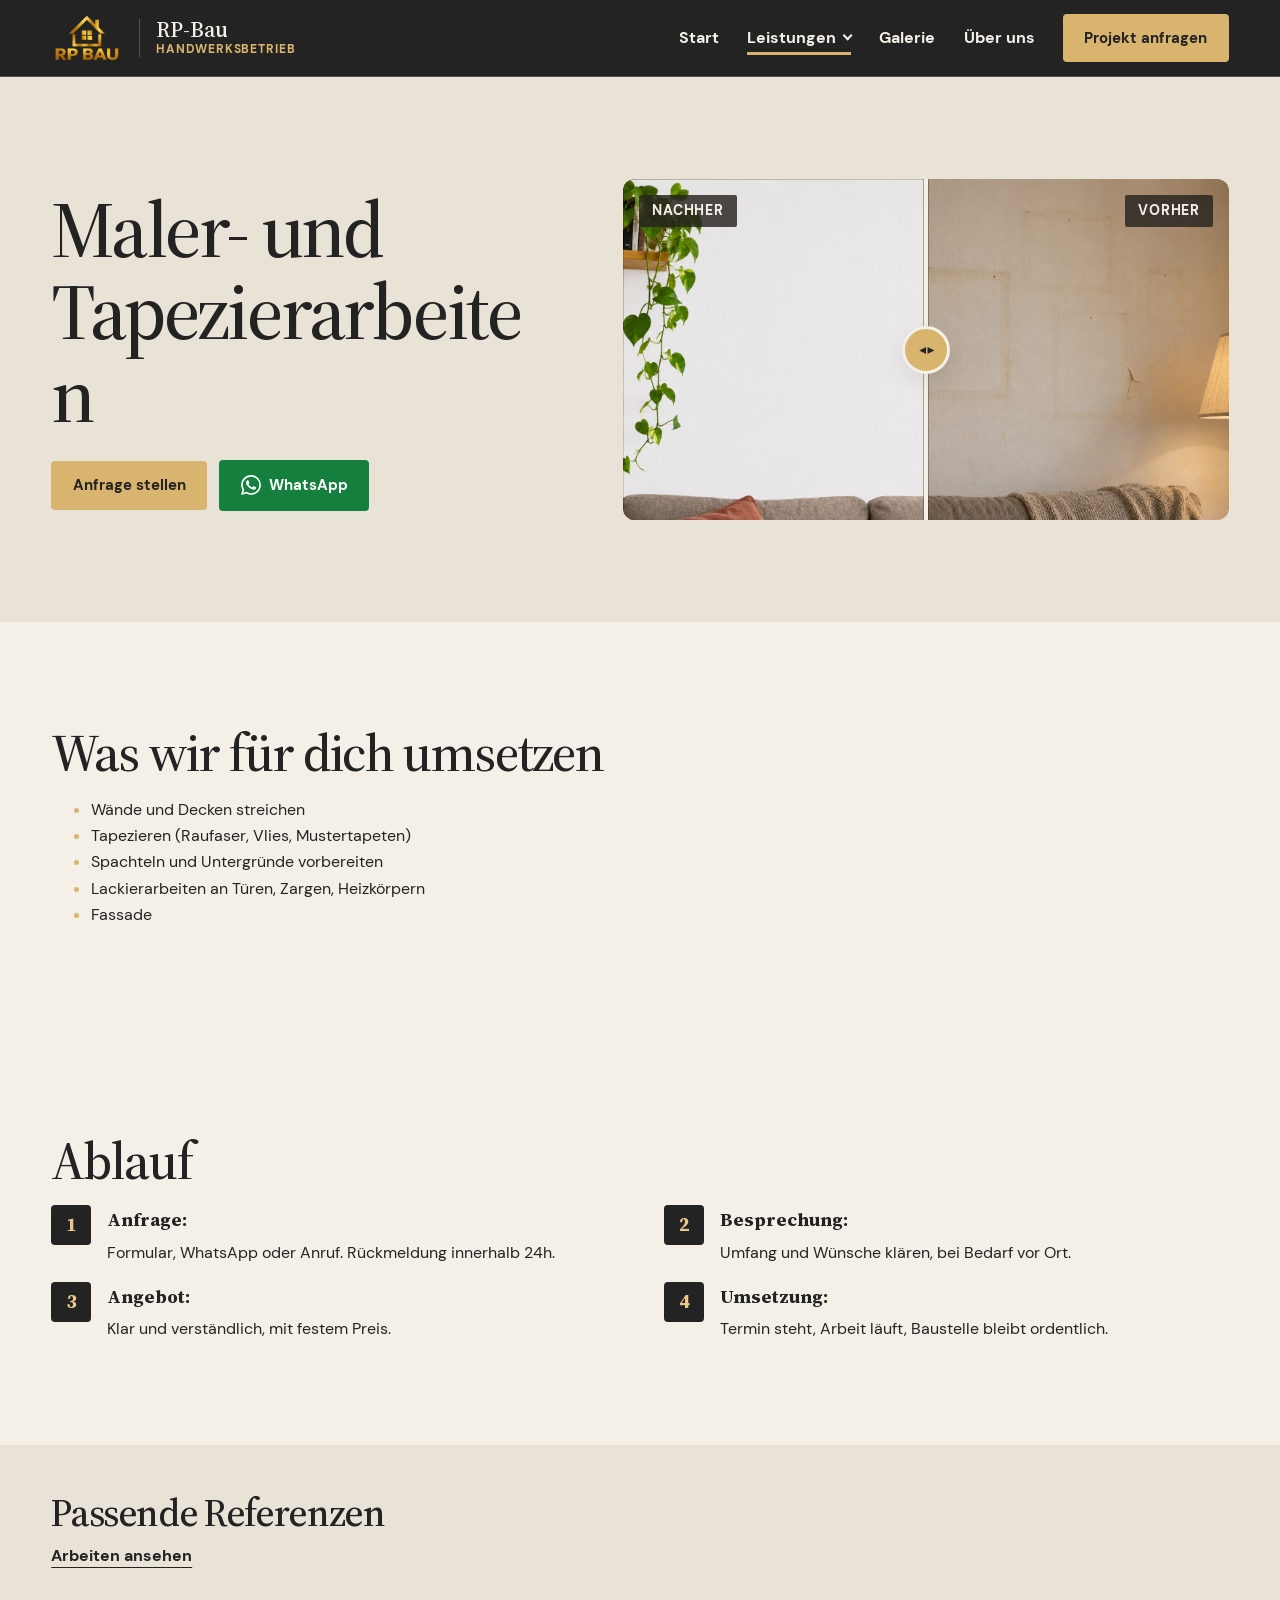
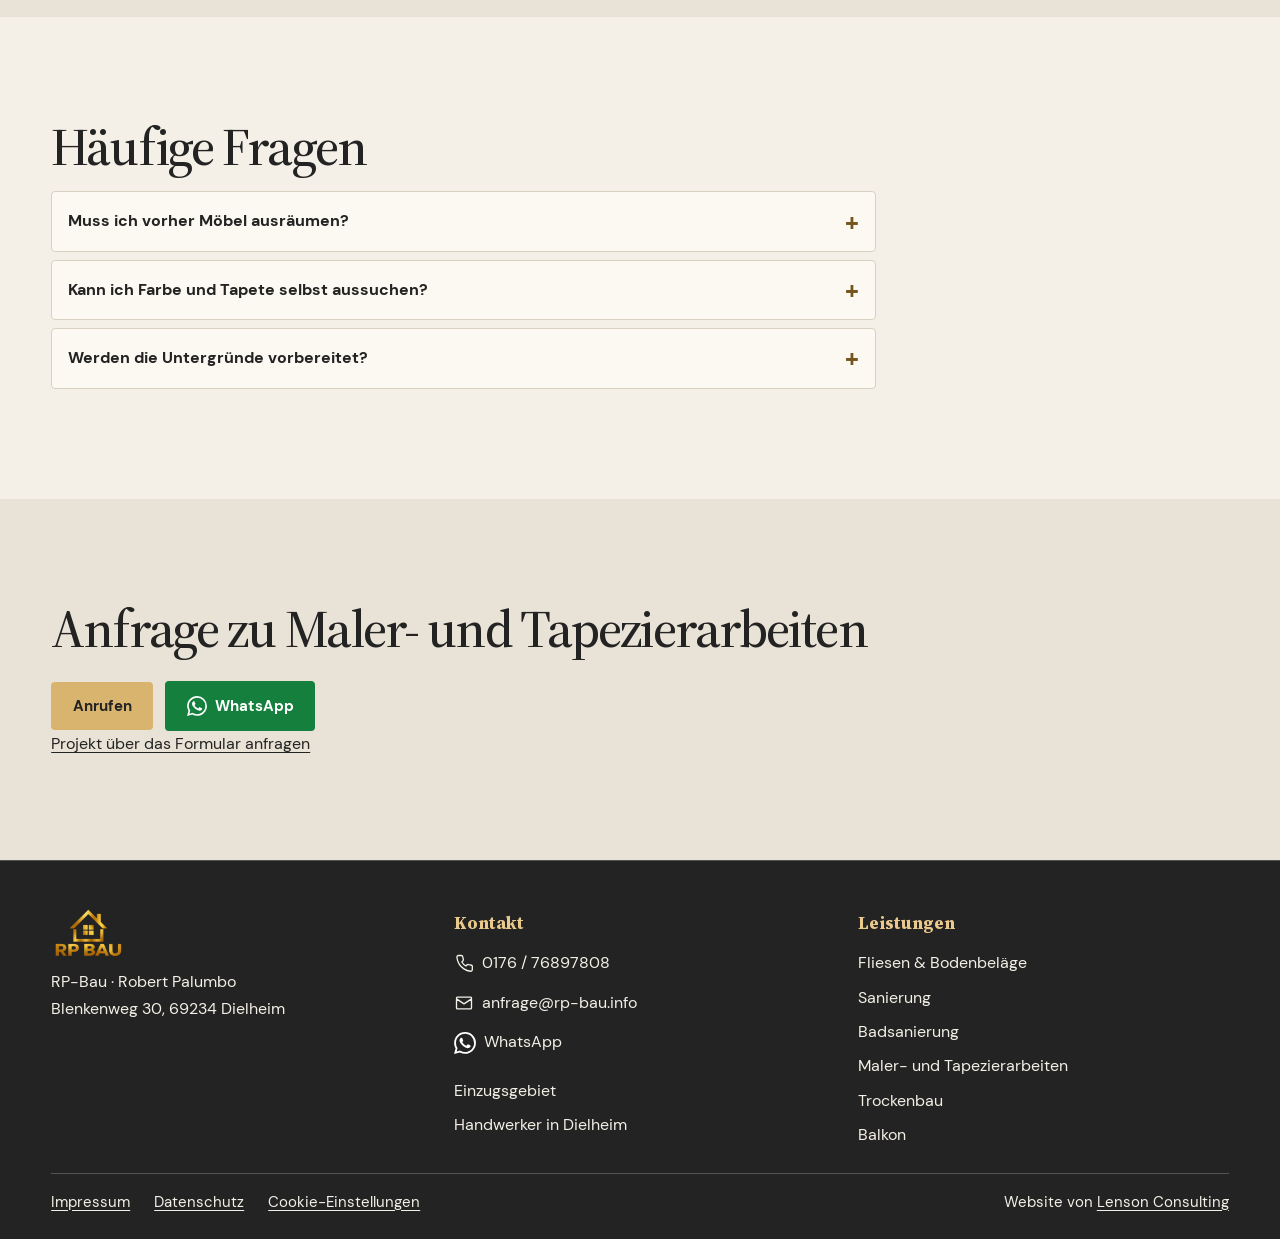
<file: leistungen/maler-tapezierarbeiten.html>
<!doctype html>
<html lang="de">
<head>
  <meta charset="utf-8">
  <meta name="viewport" content="width=device-width, initial-scale=1">
  <title>Maler- und Tapezierarbeiten in Dielheim | RP-Bau</title>
  <meta name="description" content="Maler- und Tapezierarbeiten in Dielheim und Rhein-Neckar.">
  <meta property="og:title" content="Maler- und Tapezierarbeiten | RP-Bau Dielheim">
  <meta property="og:description" content="Maler- und Tapezierarbeiten in Dielheim und Rhein-Neckar.">
  <meta property="og:type" content="website">
  <link rel="icon" href="/favicon.svg" type="image/svg+xml">
  <link rel="stylesheet" href="/css/tokens.css?v=nav1">
  <link rel="stylesheet" href="/css/base.css?v=nav1">
  <link rel="stylesheet" href="/css/components.css?v=nav1">
  <link rel="stylesheet" href="/css/pages.css?v=nav1">
  <link rel="stylesheet" href="/css/design.css?v=footer1">
</head>
<body>
  <a class="skip-link" href="#main">Zum Inhalt springen</a>
  <header class="site-header"><div class="container site-header__inner"><a class="site-logo" href="/index.html"><img src="/images/logo/logo-web.png" alt="RP-Bau Logo" width="180" height="48"></a><p class="site-slogan"><strong>RP-Bau</strong><span>Handwerksbetrieb</span></p><button class="nav-toggle" type="button" aria-expanded="false" aria-controls="site-nav">Menü</button><nav id="site-nav" class="site-nav" aria-label="Hauptnavigation"><ul><li><a href="/index.html">Start</a></li><li class="has-submenu"><button class="submenu-toggle" type="button" aria-expanded="false" aria-controls="submenu-leistungen">Leistungen</button><ul id="submenu-leistungen" class="submenu"><li><a href="/leistungen/fliesenlegen.html">Fliesen &amp; Bodenbeläge</a></li><li><a href="/leistungen/sanierung.html">Sanierung</a></li><li><a href="/leistungen/badsanierung.html">Badsanierung</a></li><li><a href="/leistungen/maler-tapezierarbeiten.html">Maler- und Tapezierarbeiten</a></li><li><a href="/leistungen/trockenbau.html">Trockenbau</a></li><li><a href="/leistungen/balkon.html">Balkon</a></li></ul></li><li><a href="/galerie.html">Galerie</a></li><li><a href="/ueber-uns.html">Über uns</a></li><li><a href="/index.html#kontakt" class="btn btn--primary">Projekt anfragen</a></li></ul></nav></div></header>
  <main id="main">
    <section class="section leistung-hero leistung-hero--landscape">
      <div class="container">
        <div class="leistung-hero__text">
          <h1>Maler- und Tapezierarbeiten</h1>
          <div class="cta-actions"><a href="#kontakt" class="btn btn--primary">Anfrage stellen</a> <a href="https://wa.me/4917676897808?text=Guten%20Tag%2C%20ich%20m%C3%B6chte%20ein%20Projekt%20anfragen." class="btn--icon btn btn--whatsapp" data-wa-link><img src="/images/icons/whatsapp.svg" alt="" width="20" height="20" aria-hidden="true" loading="lazy" referrerpolicy="no-referrer"><span>WhatsApp</span></a></div>
        </div>
        <div class="compare" data-compare>
          <div class="compare__before"><img src="/images/leistungen/maler-tapezierarbeiten/vorher-1.png" alt="Wand vor den Malerarbeiten" width="1200" height="675"></div>
          <div class="compare__after"><img src="/images/leistungen/maler-tapezierarbeiten/nachher-1.png" alt="Wand nach den Maler- und Tapezierarbeiten" width="1200" height="675"></div>
          <button class="compare__handle" type="button" role="slider" aria-label="Vorher/Nachher Vergleich" aria-valuemin="0" aria-valuemax="100" aria-valuenow="50"></button>
        </div>
      </div>
    </section>
    <section class="section"><div class="container">
      <h2>Was wir für dich umsetzen</h2>
      <ul>
        <li>Wände und Decken streichen</li><li>Tapezieren (Raufaser, Vlies, Mustertapeten)</li><li>Spachteln und Untergründe vorbereiten</li><li>Lackierarbeiten an Türen, Zargen, Heizkörpern</li><li>Fassade</li>
      </ul>
    </div></section>
    <section class="section"><div class="container">
      <h2>Ablauf</h2>
      <ol class="steps">
        <li><strong>Anfrage:</strong> Formular, WhatsApp oder Anruf. Rückmeldung innerhalb 24h.</li>
        <li><strong>Besprechung:</strong> Umfang und Wünsche klären, bei Bedarf vor Ort.</li>
        <li><strong>Angebot:</strong> Klar und verständlich, mit festem Preis.</li>
        <li><strong>Umsetzung:</strong> Termin steht, Arbeit läuft, Baustelle bleibt ordentlich.</li>
      </ol>
    </div></section>
    <section class="service-references"><div class="container">
      <h2>Passende Referenzen</h2>
      <a class="text-link" href="/galerie.html#maler-tapezierarbeiten">Arbeiten ansehen</a>
    </div></section>
    <section class="section faq"><div class="container">
      <h2>Häufige Fragen</h2>
      <details><summary>Muss ich vorher Möbel ausräumen?</summary><p>Das besprichst du vorab mit Robert. Üblicherweise werden Möbel zusammengeschoben und abgedeckt. Kleine und empfindliche Gegenstände räumst du am besten vorher weg.</p></details>
      <details><summary>Kann ich Farbe und Tapete selbst aussuchen?</summary><p>Ja. Du kannst Farbtöne und Tapeten selbst wählen oder dich beraten lassen. Ob du das Material stellst oder Robert es besorgt, wird im Angebot festgehalten.</p></details>
      <details><summary>Werden die Untergründe vorbereitet?</summary><p>Ja. Spachteln und das Vorbereiten der Untergründe gehören zu den Leistungen. Erst auf einem sauberen, ebenen Untergrund wird das Ergebnis gleichmäßig und hält lange.</p></details>
    </div></section>
    <section class="section" id="kontakt"><div class="container">
      <h2>Anfrage zu Maler- und Tapezierarbeiten</h2>
      <div class="cta-actions"><a href="tel:017676897808" class="btn btn--primary">Anrufen</a> <a href="https://wa.me/4917676897808?text=Guten%20Tag%2C%20ich%20m%C3%B6chte%20ein%20Projekt%20anfragen." class="btn--icon btn btn--whatsapp" data-wa-link><img src="/images/icons/whatsapp.svg" alt="" width="20" height="20" aria-hidden="true" loading="lazy" referrerpolicy="no-referrer"><span>WhatsApp</span></a></div>
      <p><a href="/index.html?leistung=maler-tapezierarbeiten#kontakt">Projekt über das Formular anfragen</a></p>
    </div></section>
  </main>
  <footer class="site-footer">
    <div class="container">
      <div class="site-footer__grid">
        <div>
          <img src="/images/logo/logo-web.png" alt="RP-Bau" width="140" height="38">
          <p>RP-Bau · Robert Palumbo<br>Blenkenweg 30, 69234 Dielheim</p>
        </div>
        <div>
          <p class="site-footer__title">Kontakt</p>
          <ul class="site-footer__links site-footer__contact">
            <li><a href="tel:017676897808"><svg width="20" height="20" viewBox="0 0 24 24" fill="none" stroke="currentColor" stroke-width="1.6" stroke-linecap="round" stroke-linejoin="round" aria-hidden="true"><path d="M22 16.9v3a2 2 0 0 1-2.2 2 18 18 0 0 1-7.9-2.8 18 18 0 0 1-5.5-5.5 18 18 0 0 1-2.8-7.9A2 2 0 0 1 5.6 3h3a2 2 0 0 1 2 1.7l.5 2.8a2 2 0 0 1-.5 2.1l-1.2 1.2a14 14 0 0 0 4.8 4.8l1.2-1.2a2 2 0 0 1 2.1-.5l2.8.5a2 2 0 0 1 1.7 2.5Z"/></svg><span>0176 / 76897808</span></a></li>
            <li><a href="mailto:anfrage@rp-bau.info"><svg width="20" height="20" viewBox="0 0 24 24" fill="none" stroke="currentColor" stroke-width="1.6" stroke-linecap="round" stroke-linejoin="round" aria-hidden="true"><path d="M4 5h16a1 1 0 0 1 1 1v12a1 1 0 0 1-1 1H4a1 1 0 0 1-1-1V6a1 1 0 0 1 1-1Zm-1 2 9 6 9-6"/></svg><span>anfrage@rp-bau.info</span></a></li>
            <li><a class="wa-link-icon" href="https://wa.me/4917676897808?text=Guten%20Tag%2C%20ich%20m%C3%B6chte%20ein%20Projekt%20anfragen." data-wa-link><img src="/images/icons/whatsapp.svg" alt="" width="20" height="20" aria-hidden="true" loading="lazy" referrerpolicy="no-referrer"><span>WhatsApp</span></a></li>
          </ul>
          <ul class="site-footer__links site-footer__region">
            <li><a href="/einsatzgebiet.html">Einzugsgebiet</a></li>
            <li><a href="/handwerker-dielheim.html">Handwerker in Dielheim</a></li>
          </ul>
        </div>
        <div>
          <p class="site-footer__title">Leistungen</p>
          <ul class="site-footer__links"><li><a href="/leistungen/fliesenlegen.html">Fliesen &amp; Bodenbeläge</a></li><li><a href="/leistungen/sanierung.html">Sanierung</a></li><li><a href="/leistungen/badsanierung.html">Badsanierung</a></li><li><a href="/leistungen/maler-tapezierarbeiten.html">Maler- und Tapezierarbeiten</a></li><li><a href="/leistungen/trockenbau.html">Trockenbau</a></li><li><a href="/leistungen/balkon.html">Balkon</a></li></ul>
        </div>
      </div>
      <div class="site-footer__bottom">
      <ul class="site-footer__legal">
        <li><a href="/impressum.html">Impressum</a></li>
        <li><a href="/datenschutz.html">Datenschutz</a></li>
        <li><a href="/cookie-einstellungen.html">Cookie-Einstellungen</a></li>
      </ul>
      <p class="site-footer__credit">Website von <a href="https://lensonconsulting.de/">Lenson Consulting</a></p>
      </div>
    </div>
  </footer>
  <div class="sticky-cta"><a href="tel:017676897808">Anrufen</a><a class="wa-link-icon" href="https://wa.me/4917676897808?text=Guten%20Tag%2C%20ich%20m%C3%B6chte%20ein%20Projekt%20anfragen."><img src="/images/icons/whatsapp.svg" alt="" width="20" height="20" aria-hidden="true" loading="lazy" referrerpolicy="no-referrer"><span>WhatsApp</span></a><a href="/index.html#kontakt">Projekt anfragen</a></div>
  <script type="module" src="/js/main.js?v=nav1"></script>
  <script type="module" src="/js/compare-slider.js"></script>
</body>
</html>
</file>
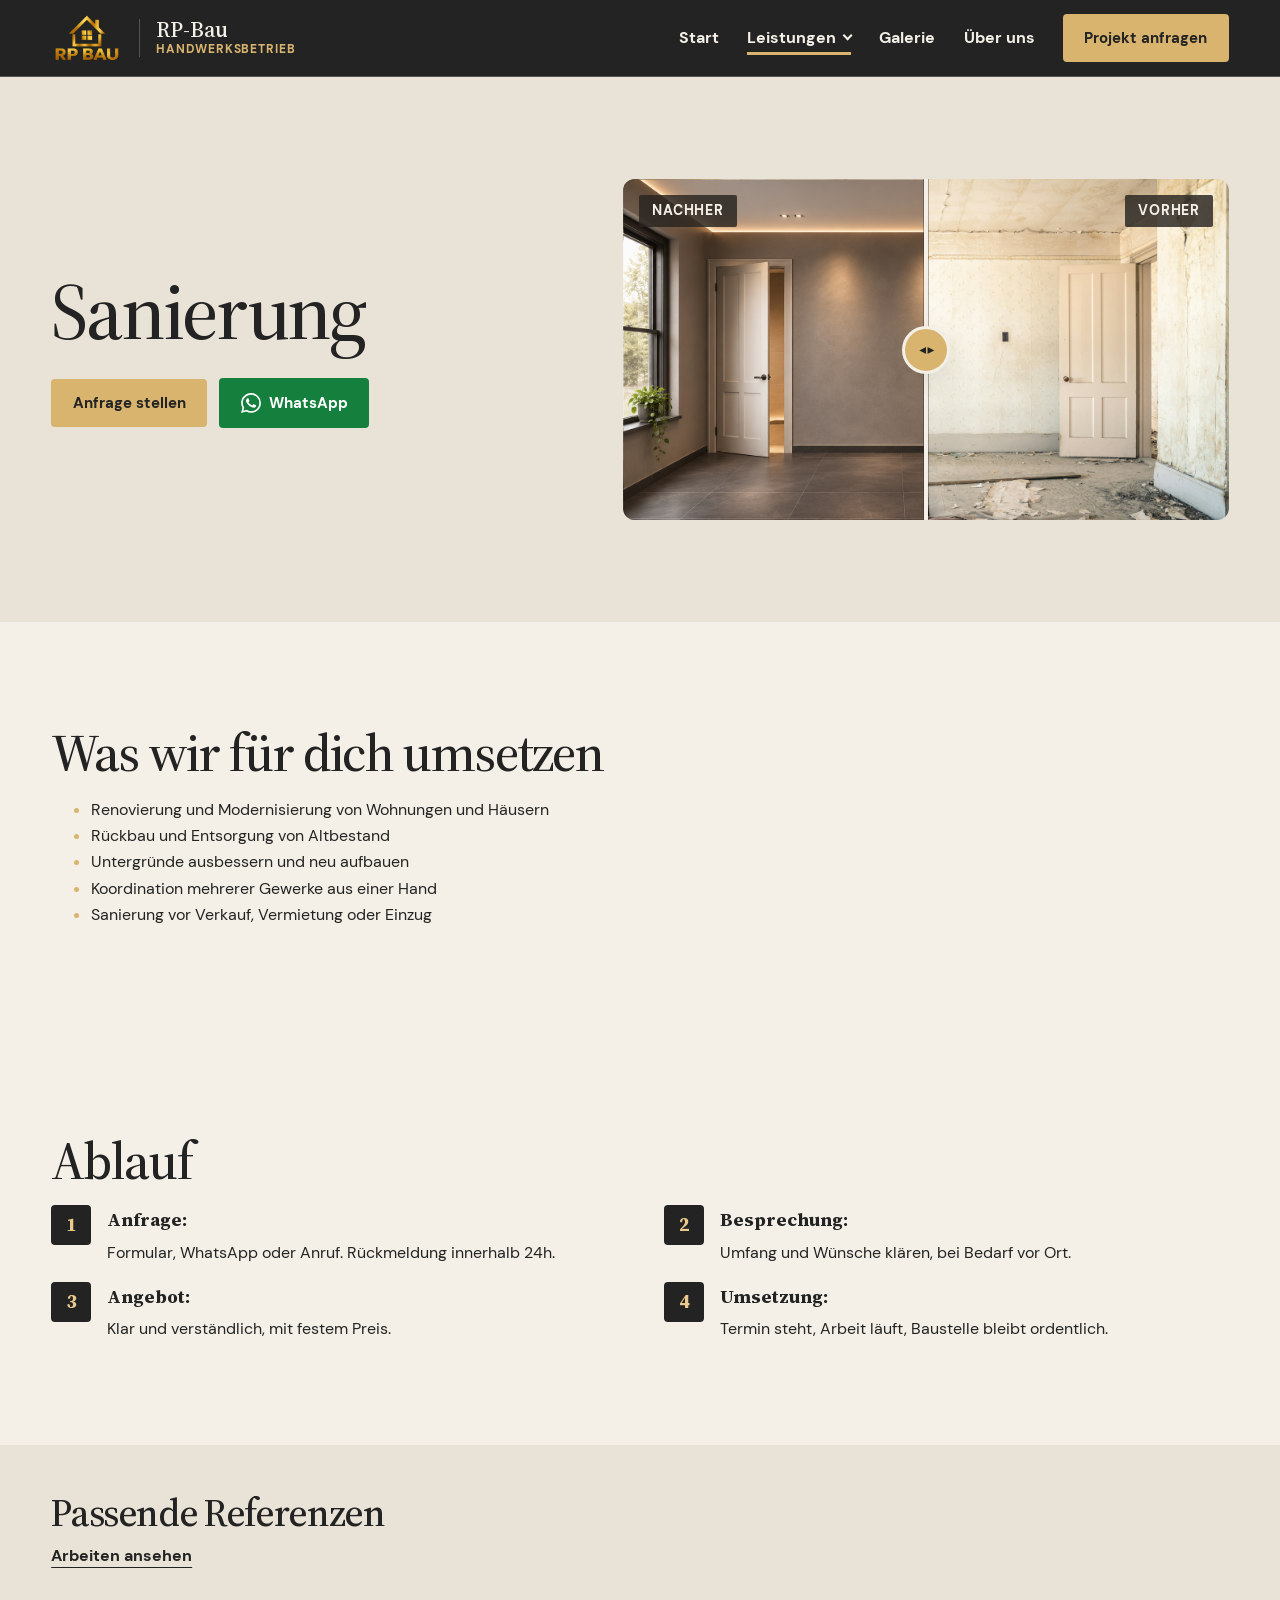
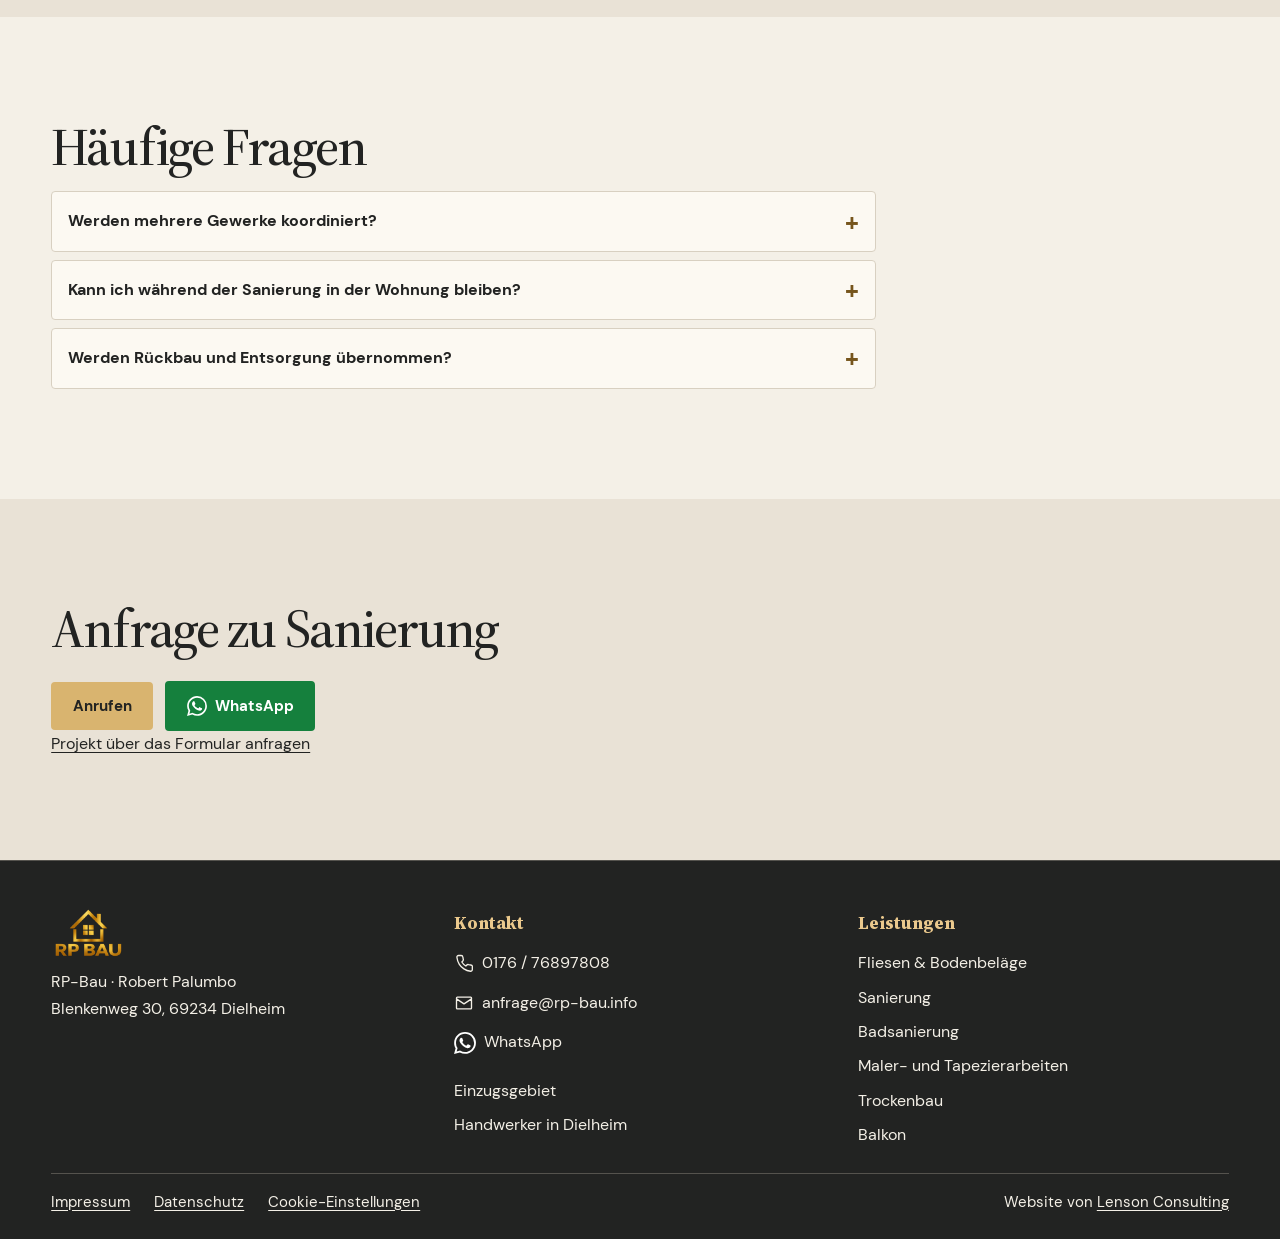
<file: leistungen/sanierung.html>
<!doctype html>
<html lang="de">
<head>
  <meta charset="utf-8">
  <meta name="viewport" content="width=device-width, initial-scale=1">
  <title>Sanierung in Dielheim | RP-Bau</title>
  <meta name="description" content="Renovierung und Modernisierung in Dielheim und Rhein-Neckar.">
  <meta property="og:title" content="Sanierung | RP-Bau Dielheim">
  <meta property="og:description" content="Renovierung und Modernisierung in Dielheim und Rhein-Neckar.">
  <meta property="og:type" content="website">
  <link rel="icon" href="/favicon.svg" type="image/svg+xml">
  <link rel="stylesheet" href="/css/tokens.css?v=nav1">
  <link rel="stylesheet" href="/css/base.css?v=nav1">
  <link rel="stylesheet" href="/css/components.css?v=nav1">
  <link rel="stylesheet" href="/css/pages.css?v=nav1">
  <link rel="stylesheet" href="/css/design.css?v=footer1">
</head>
<body>
  <a class="skip-link" href="#main">Zum Inhalt springen</a>
  <header class="site-header"><div class="container site-header__inner"><a class="site-logo" href="/index.html"><img src="/images/logo/logo-web.png" alt="RP-Bau Logo" width="180" height="48"></a><p class="site-slogan"><strong>RP-Bau</strong><span>Handwerksbetrieb</span></p><button class="nav-toggle" type="button" aria-expanded="false" aria-controls="site-nav">Menü</button><nav id="site-nav" class="site-nav" aria-label="Hauptnavigation"><ul><li><a href="/index.html">Start</a></li><li class="has-submenu"><button class="submenu-toggle" type="button" aria-expanded="false" aria-controls="submenu-leistungen">Leistungen</button><ul id="submenu-leistungen" class="submenu"><li><a href="/leistungen/fliesenlegen.html">Fliesen &amp; Bodenbeläge</a></li><li><a href="/leistungen/sanierung.html">Sanierung</a></li><li><a href="/leistungen/badsanierung.html">Badsanierung</a></li><li><a href="/leistungen/maler-tapezierarbeiten.html">Maler- und Tapezierarbeiten</a></li><li><a href="/leistungen/trockenbau.html">Trockenbau</a></li><li><a href="/leistungen/balkon.html">Balkon</a></li></ul></li><li><a href="/galerie.html">Galerie</a></li><li><a href="/ueber-uns.html">Über uns</a></li><li><a href="/index.html#kontakt" class="btn btn--primary">Projekt anfragen</a></li></ul></nav></div></header>
  <main id="main">
    <section class="section leistung-hero leistung-hero--landscape">
      <div class="container">
        <div class="leistung-hero__text">
          <h1>Sanierung</h1>
          <div class="cta-actions"><a href="#kontakt" class="btn btn--primary">Anfrage stellen</a> <a href="https://wa.me/4917676897808?text=Guten%20Tag%2C%20ich%20m%C3%B6chte%20ein%20Projekt%20anfragen." class="btn--icon btn btn--whatsapp" data-wa-link><img src="/images/icons/whatsapp.svg" alt="" width="20" height="20" aria-hidden="true" loading="lazy" referrerpolicy="no-referrer"><span>WhatsApp</span></a></div>
        </div>
        <div class="compare" data-compare>
          <div class="compare__before"><img src="/images/leistungen/sanierung/vorher-1.jpg" alt="Objekt vor der Sanierung" width="1200" height="675"></div>
          <div class="compare__after"><img src="/images/leistungen/sanierung/nachher-1.png" alt="Objekt nach der Sanierung" width="1200" height="675"></div>
          <button class="compare__handle" type="button" role="slider" aria-label="Vorher/Nachher Vergleich" aria-valuemin="0" aria-valuemax="100" aria-valuenow="50"></button>
        </div>
      </div>
    </section>
    <section class="section"><div class="container">
      <h2>Was wir für dich umsetzen</h2>
      <ul>
        <li>Renovierung und Modernisierung von Wohnungen und Häusern</li><li>Rückbau und Entsorgung von Altbestand</li><li>Untergründe ausbessern und neu aufbauen</li><li>Koordination mehrerer Gewerke aus einer Hand</li><li>Sanierung vor Verkauf, Vermietung oder Einzug</li>
      </ul>
    </div></section>
    <section class="section"><div class="container">
      <h2>Ablauf</h2>
      <ol class="steps">
        <li><strong>Anfrage:</strong> Formular, WhatsApp oder Anruf. Rückmeldung innerhalb 24h.</li>
        <li><strong>Besprechung:</strong> Umfang und Wünsche klären, bei Bedarf vor Ort.</li>
        <li><strong>Angebot:</strong> Klar und verständlich, mit festem Preis.</li>
        <li><strong>Umsetzung:</strong> Termin steht, Arbeit läuft, Baustelle bleibt ordentlich.</li>
      </ol>
    </div></section>
    <section class="service-references"><div class="container">
      <h2>Passende Referenzen</h2>
      <a class="text-link" href="/galerie.html#sanierung">Arbeiten ansehen</a>
    </div></section>
    <section class="section faq"><div class="container">
      <h2>Häufige Fragen</h2>
      <details><summary>Werden mehrere Gewerke koordiniert?</summary><p>Ja. Robert koordiniert die beteiligten Gewerke und stimmt die Termine ab. So hast du einen Ansprechpartner und musst nicht selbst den Überblick über alle Beteiligten behalten.</p></details>
      <details><summary>Kann ich während der Sanierung in der Wohnung bleiben?</summary><p>Das hängt vom Umfang ab. Bei kleineren Arbeiten oft ja, bei umfangreichen Arbeiten kann es Einschränkungen geben. Das besprichst du vorab mit Robert, damit du dich darauf einstellen kannst.</p></details>
      <details><summary>Werden Rückbau und Entsorgung übernommen?</summary><p>Ja. Der Rückbau und die Entsorgung von Altbestand gehören zum Leistungsumfang und werden im Angebot aufgeführt.</p></details>
    </div></section>
    <section class="section" id="kontakt"><div class="container">
      <h2>Anfrage zu Sanierung</h2>
      <div class="cta-actions"><a href="tel:017676897808" class="btn btn--primary">Anrufen</a> <a href="https://wa.me/4917676897808?text=Guten%20Tag%2C%20ich%20m%C3%B6chte%20ein%20Projekt%20anfragen." class="btn--icon btn btn--whatsapp" data-wa-link><img src="/images/icons/whatsapp.svg" alt="" width="20" height="20" aria-hidden="true" loading="lazy" referrerpolicy="no-referrer"><span>WhatsApp</span></a></div>
      <p><a href="/index.html?leistung=sanierung#kontakt">Projekt über das Formular anfragen</a></p>
    </div></section>
  </main>
  <footer class="site-footer">
    <div class="container">
      <div class="site-footer__grid">
        <div>
          <img src="/images/logo/logo-web.png" alt="RP-Bau" width="140" height="38">
          <p>RP-Bau · Robert Palumbo<br>Blenkenweg 30, 69234 Dielheim</p>
        </div>
        <div>
          <p class="site-footer__title">Kontakt</p>
          <ul class="site-footer__links site-footer__contact">
            <li><a href="tel:017676897808"><svg width="20" height="20" viewBox="0 0 24 24" fill="none" stroke="currentColor" stroke-width="1.6" stroke-linecap="round" stroke-linejoin="round" aria-hidden="true"><path d="M22 16.9v3a2 2 0 0 1-2.2 2 18 18 0 0 1-7.9-2.8 18 18 0 0 1-5.5-5.5 18 18 0 0 1-2.8-7.9A2 2 0 0 1 5.6 3h3a2 2 0 0 1 2 1.7l.5 2.8a2 2 0 0 1-.5 2.1l-1.2 1.2a14 14 0 0 0 4.8 4.8l1.2-1.2a2 2 0 0 1 2.1-.5l2.8.5a2 2 0 0 1 1.7 2.5Z"/></svg><span>0176 / 76897808</span></a></li>
            <li><a href="mailto:anfrage@rp-bau.info"><svg width="20" height="20" viewBox="0 0 24 24" fill="none" stroke="currentColor" stroke-width="1.6" stroke-linecap="round" stroke-linejoin="round" aria-hidden="true"><path d="M4 5h16a1 1 0 0 1 1 1v12a1 1 0 0 1-1 1H4a1 1 0 0 1-1-1V6a1 1 0 0 1 1-1Zm-1 2 9 6 9-6"/></svg><span>anfrage@rp-bau.info</span></a></li>
            <li><a class="wa-link-icon" href="https://wa.me/4917676897808?text=Guten%20Tag%2C%20ich%20m%C3%B6chte%20ein%20Projekt%20anfragen." data-wa-link><img src="/images/icons/whatsapp.svg" alt="" width="20" height="20" aria-hidden="true" loading="lazy" referrerpolicy="no-referrer"><span>WhatsApp</span></a></li>
          </ul>
          <ul class="site-footer__links site-footer__region">
            <li><a href="/einsatzgebiet.html">Einzugsgebiet</a></li>
            <li><a href="/handwerker-dielheim.html">Handwerker in Dielheim</a></li>
          </ul>
        </div>
        <div>
          <p class="site-footer__title">Leistungen</p>
          <ul class="site-footer__links"><li><a href="/leistungen/fliesenlegen.html">Fliesen &amp; Bodenbeläge</a></li><li><a href="/leistungen/sanierung.html">Sanierung</a></li><li><a href="/leistungen/badsanierung.html">Badsanierung</a></li><li><a href="/leistungen/maler-tapezierarbeiten.html">Maler- und Tapezierarbeiten</a></li><li><a href="/leistungen/trockenbau.html">Trockenbau</a></li><li><a href="/leistungen/balkon.html">Balkon</a></li></ul>
        </div>
      </div>
      <div class="site-footer__bottom">
      <ul class="site-footer__legal">
        <li><a href="/impressum.html">Impressum</a></li>
        <li><a href="/datenschutz.html">Datenschutz</a></li>
        <li><a href="/cookie-einstellungen.html">Cookie-Einstellungen</a></li>
      </ul>
      <p class="site-footer__credit">Website von <a href="https://lensonconsulting.de/">Lenson Consulting</a></p>
      </div>
    </div>
  </footer>
  <div class="sticky-cta"><a href="tel:017676897808">Anrufen</a><a class="wa-link-icon" href="https://wa.me/4917676897808?text=Guten%20Tag%2C%20ich%20m%C3%B6chte%20ein%20Projekt%20anfragen."><img src="/images/icons/whatsapp.svg" alt="" width="20" height="20" aria-hidden="true" loading="lazy" referrerpolicy="no-referrer"><span>WhatsApp</span></a><a href="/index.html#kontakt">Projekt anfragen</a></div>
  <script type="module" src="/js/main.js?v=nav1"></script>
  <script type="module" src="/js/compare-slider.js"></script>
</body>
</html>
</file>
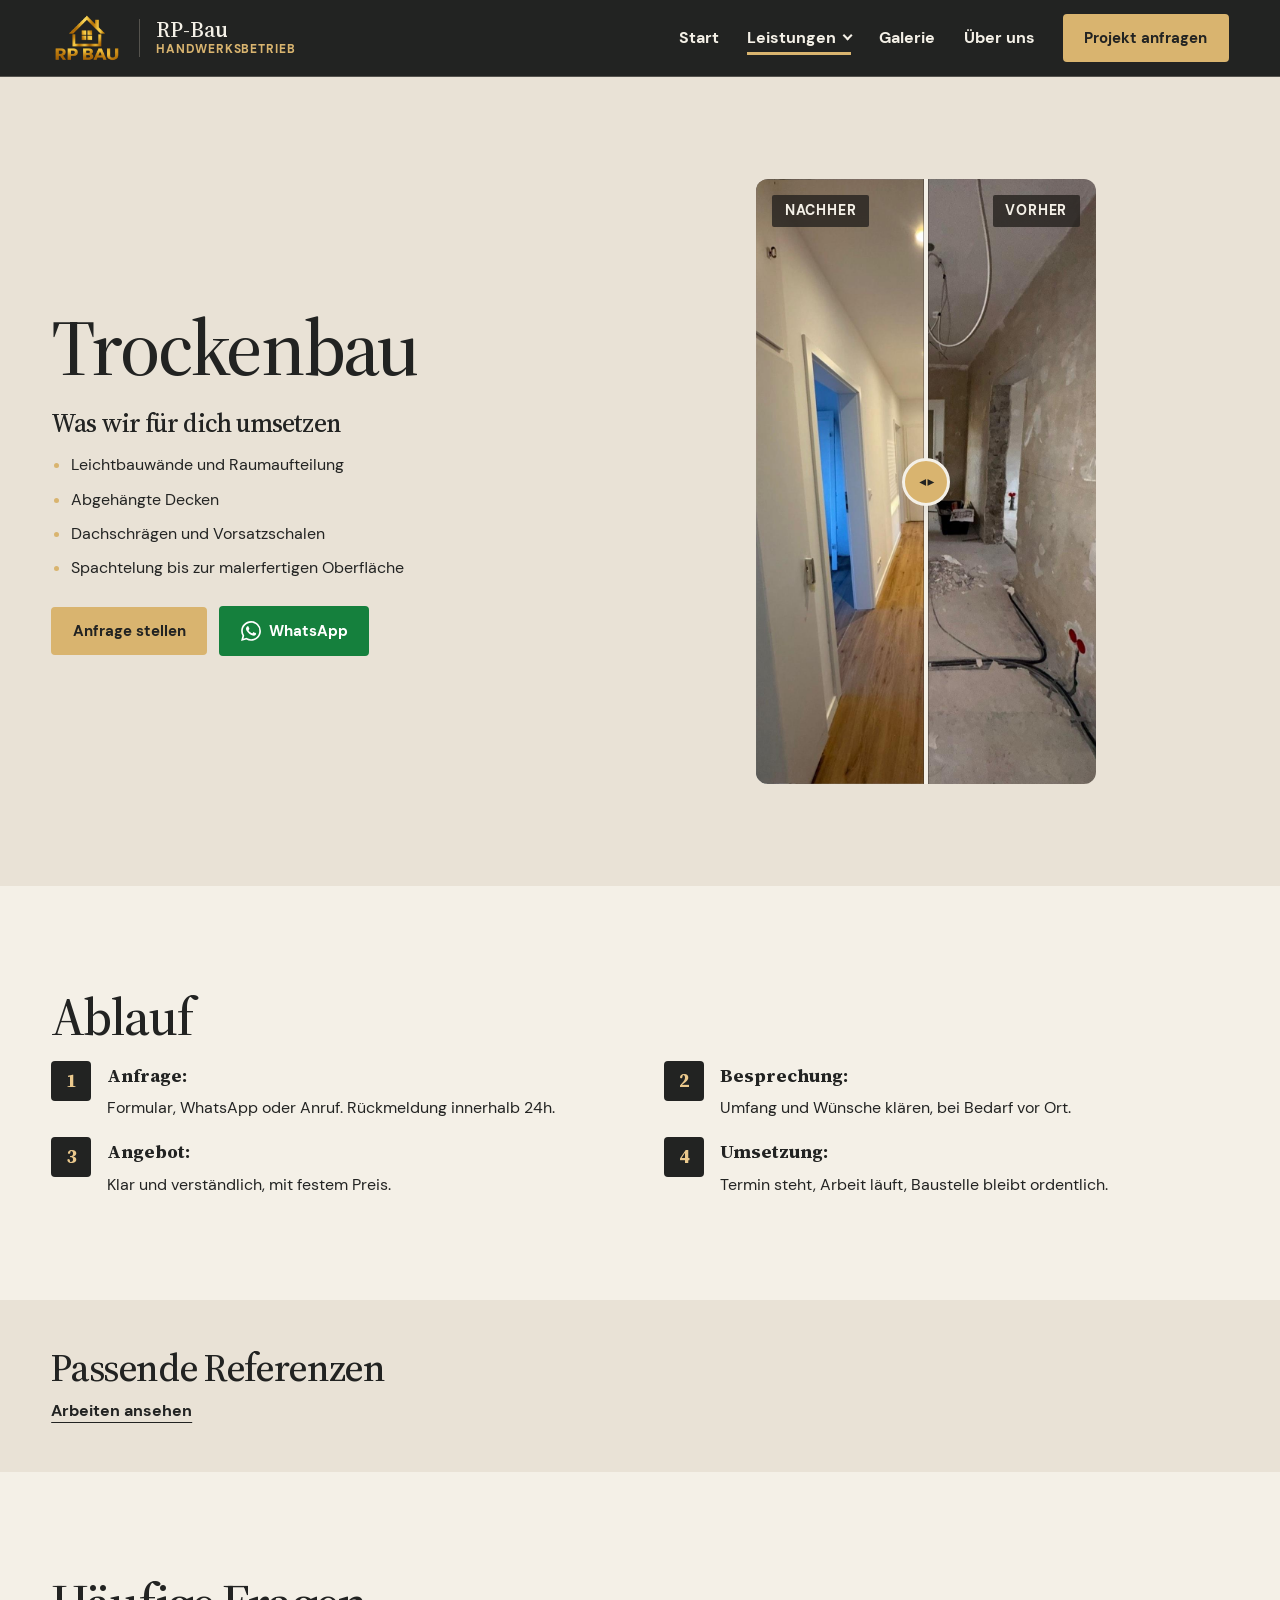
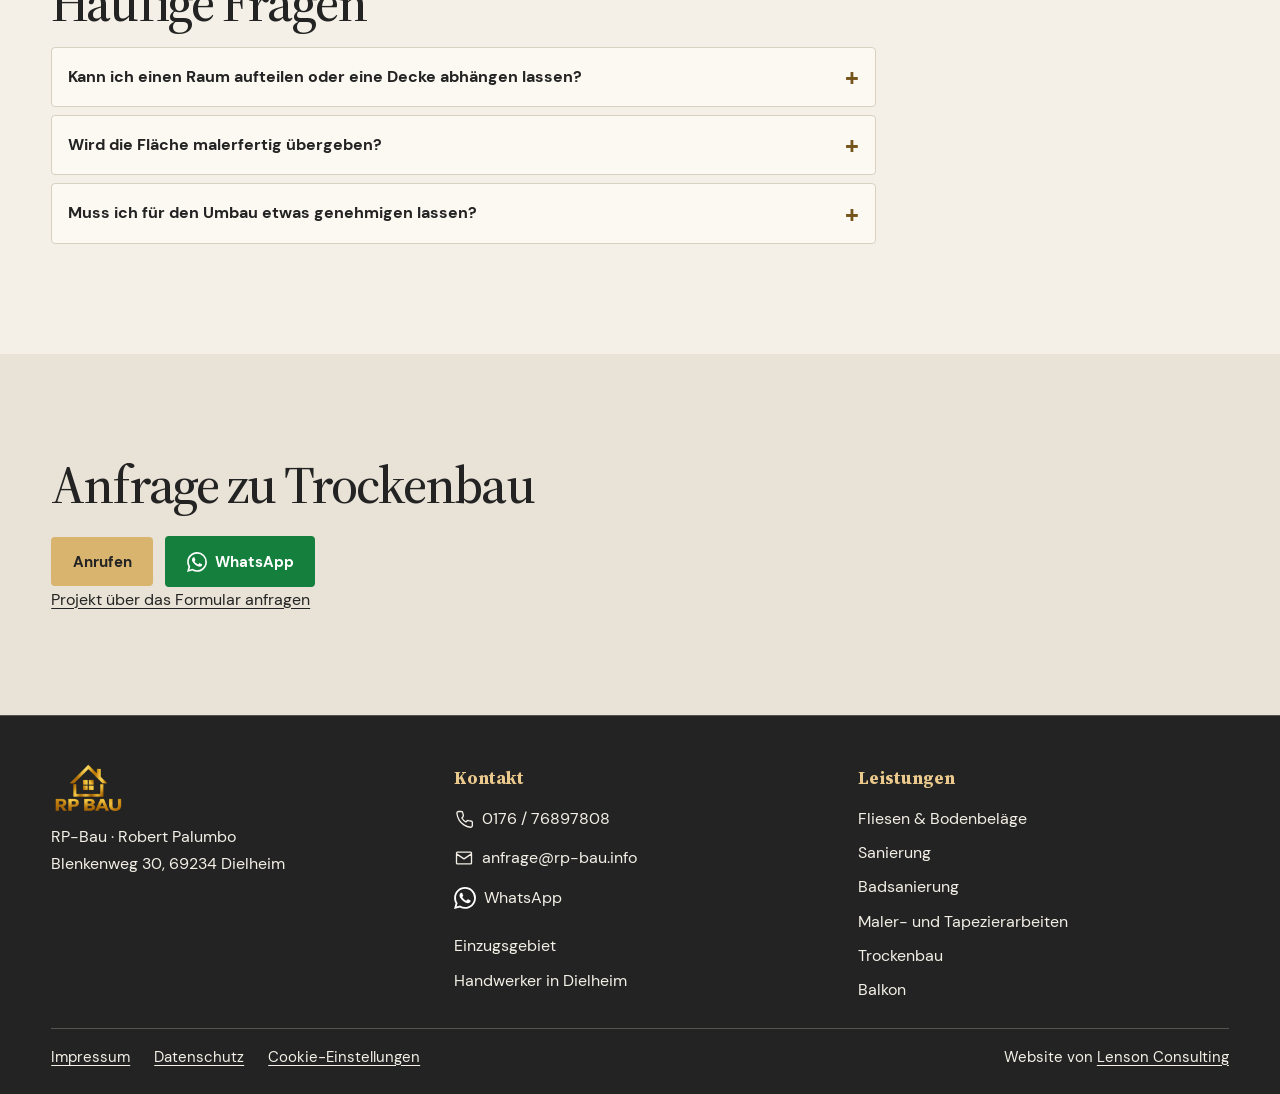
<file: leistungen/trockenbau.html>
<!doctype html>
<html lang="de">
<head>
  <meta charset="utf-8">
  <meta name="viewport" content="width=device-width, initial-scale=1">
  <title>Trockenbau in Dielheim | RP-Bau</title>
  <meta name="description" content="Trockenbau in Dielheim und Rhein-Neckar.">
  <meta property="og:title" content="Trockenbau | RP-Bau Dielheim">
  <meta property="og:description" content="Trockenbau in Dielheim und Rhein-Neckar.">
  <meta property="og:type" content="website">
  <link rel="icon" href="/favicon.svg" type="image/svg+xml">
  <link rel="stylesheet" href="/css/tokens.css?v=nav1">
  <link rel="stylesheet" href="/css/base.css?v=nav1">
  <link rel="stylesheet" href="/css/components.css?v=nav1">
  <link rel="stylesheet" href="/css/pages.css?v=nav1">
  <link rel="stylesheet" href="/css/design.css?v=footer1">
</head>
<body>
  <a class="skip-link" href="#main">Zum Inhalt springen</a>
  <header class="site-header"><div class="container site-header__inner"><a class="site-logo" href="/index.html"><img src="/images/logo/logo-web.png" alt="RP-Bau Logo" width="180" height="48"></a><p class="site-slogan"><strong>RP-Bau</strong><span>Handwerksbetrieb</span></p><button class="nav-toggle" type="button" aria-expanded="false" aria-controls="site-nav">Menü</button><nav id="site-nav" class="site-nav" aria-label="Hauptnavigation"><ul><li><a href="/index.html">Start</a></li><li class="has-submenu"><button class="submenu-toggle" type="button" aria-expanded="false" aria-controls="submenu-leistungen">Leistungen</button><ul id="submenu-leistungen" class="submenu"><li><a href="/leistungen/fliesenlegen.html">Fliesen &amp; Bodenbeläge</a></li><li><a href="/leistungen/sanierung.html">Sanierung</a></li><li><a href="/leistungen/badsanierung.html">Badsanierung</a></li><li><a href="/leistungen/maler-tapezierarbeiten.html">Maler- und Tapezierarbeiten</a></li><li><a href="/leistungen/trockenbau.html">Trockenbau</a></li><li><a href="/leistungen/balkon.html">Balkon</a></li></ul></li><li><a href="/galerie.html">Galerie</a></li><li><a href="/ueber-uns.html">Über uns</a></li><li><a href="/index.html#kontakt" class="btn btn--primary">Projekt anfragen</a></li></ul></nav></div></header>
  <main id="main">
    <section class="section leistung-hero">
      <div class="container">
        <div class="leistung-hero__text">
          <h1>Trockenbau</h1>
          <h2>Was wir für dich umsetzen</h2>
          <ul>
            <li>Leichtbauwände und Raumaufteilung</li><li>Abgehängte Decken</li><li>Dachschrägen und Vorsatzschalen</li><li>Spachtelung bis zur malerfertigen Oberfläche</li>
          </ul>
          <div class="cta-actions"><a href="#kontakt" class="btn btn--primary">Anfrage stellen</a> <a href="https://wa.me/4917676897808?text=Guten%20Tag%2C%20ich%20m%C3%B6chte%20ein%20Projekt%20anfragen." class="btn--icon btn btn--whatsapp" data-wa-link><img src="/images/icons/whatsapp.svg" alt="" width="20" height="20" aria-hidden="true" loading="lazy" referrerpolicy="no-referrer"><span>WhatsApp</span></a></div>
        </div>
        <div class="compare" data-compare>
          <div class="compare__before"><img src="/images/leistungen/trockenbau/vorher-1.jpg" alt="Flur im Rohbauzustand mit freiliegenden Leitungen und Putzschäden vor dem Trockenbau" width="720" height="1280"></div>
          <div class="compare__after"><img src="/images/leistungen/trockenbau/nachher-1.jpg?v=2" alt="Renovierter Flur mit glatten weißen Wänden und Decke, Einbaustrahlern und Boden in Holzoptik" width="720" height="1280"></div>
          <button class="compare__handle" type="button" role="slider" aria-label="Vorher/Nachher Vergleich" aria-valuemin="0" aria-valuemax="100" aria-valuenow="50"></button>
        </div>
      </div>
    </section>
    <section class="section"><div class="container">
      <h2>Ablauf</h2>
      <ol class="steps">
        <li><strong>Anfrage:</strong> Formular, WhatsApp oder Anruf. Rückmeldung innerhalb 24h.</li>
        <li><strong>Besprechung:</strong> Umfang und Wünsche klären, bei Bedarf vor Ort.</li>
        <li><strong>Angebot:</strong> Klar und verständlich, mit festem Preis.</li>
        <li><strong>Umsetzung:</strong> Termin steht, Arbeit läuft, Baustelle bleibt ordentlich.</li>
      </ol>
    </div></section>
    <section class="service-references"><div class="container">
      <h2>Passende Referenzen</h2>
      <a class="text-link" href="/galerie.html#trockenbau">Arbeiten ansehen</a>
    </div></section>
    <section class="section faq"><div class="container">
      <h2>Häufige Fragen</h2>
      <details><summary>Kann ich einen Raum aufteilen oder eine Decke abhängen lassen?</summary><p>Ja. Leichtbauwände zur Raumaufteilung, abgehängte Decken, Dachschrägen und Vorsatzschalen gehören zu den Leistungen. Robert bespricht mit dir, was in deinem Raum sinnvoll und machbar ist.</p></details>
      <details><summary>Wird die Fläche malerfertig übergeben?</summary><p>Ja. Die Spachtelung wird bis zur malerfertigen Oberfläche ausgeführt. Auf Wunsch kann Robert anschließend auch die Maler- und Tapezierarbeiten übernehmen.</p></details>
      <details><summary>Muss ich für den Umbau etwas genehmigen lassen?</summary><p>Das hängt vom Vorhaben ab. Bei Mietwohnungen brauchst du in der Regel die Zustimmung des Vermieters, bei Eigentumswohnungen kann die Eigentümergemeinschaft betroffen sein. Robert berät dich vorab zu dem, was du klären solltest.</p></details>
    </div></section>
    <section class="section" id="kontakt"><div class="container">
      <h2>Anfrage zu Trockenbau</h2>
      <div class="cta-actions"><a href="tel:017676897808" class="btn btn--primary">Anrufen</a> <a href="https://wa.me/4917676897808?text=Guten%20Tag%2C%20ich%20m%C3%B6chte%20ein%20Projekt%20anfragen." class="btn--icon btn btn--whatsapp" data-wa-link><img src="/images/icons/whatsapp.svg" alt="" width="20" height="20" aria-hidden="true" loading="lazy" referrerpolicy="no-referrer"><span>WhatsApp</span></a></div>
      <p><a href="/index.html?leistung=trockenbau#kontakt">Projekt über das Formular anfragen</a></p>
    </div></section>
  </main>
  <footer class="site-footer">
    <div class="container">
      <div class="site-footer__grid">
        <div>
          <img src="/images/logo/logo-web.png" alt="RP-Bau" width="140" height="38">
          <p>RP-Bau · Robert Palumbo<br>Blenkenweg 30, 69234 Dielheim</p>
        </div>
        <div>
          <p class="site-footer__title">Kontakt</p>
          <ul class="site-footer__links site-footer__contact">
            <li><a href="tel:017676897808"><svg width="20" height="20" viewBox="0 0 24 24" fill="none" stroke="currentColor" stroke-width="1.6" stroke-linecap="round" stroke-linejoin="round" aria-hidden="true"><path d="M22 16.9v3a2 2 0 0 1-2.2 2 18 18 0 0 1-7.9-2.8 18 18 0 0 1-5.5-5.5 18 18 0 0 1-2.8-7.9A2 2 0 0 1 5.6 3h3a2 2 0 0 1 2 1.7l.5 2.8a2 2 0 0 1-.5 2.1l-1.2 1.2a14 14 0 0 0 4.8 4.8l1.2-1.2a2 2 0 0 1 2.1-.5l2.8.5a2 2 0 0 1 1.7 2.5Z"/></svg><span>0176 / 76897808</span></a></li>
            <li><a href="mailto:anfrage@rp-bau.info"><svg width="20" height="20" viewBox="0 0 24 24" fill="none" stroke="currentColor" stroke-width="1.6" stroke-linecap="round" stroke-linejoin="round" aria-hidden="true"><path d="M4 5h16a1 1 0 0 1 1 1v12a1 1 0 0 1-1 1H4a1 1 0 0 1-1-1V6a1 1 0 0 1 1-1Zm-1 2 9 6 9-6"/></svg><span>anfrage@rp-bau.info</span></a></li>
            <li><a class="wa-link-icon" href="https://wa.me/4917676897808?text=Guten%20Tag%2C%20ich%20m%C3%B6chte%20ein%20Projekt%20anfragen." data-wa-link><img src="/images/icons/whatsapp.svg" alt="" width="20" height="20" aria-hidden="true" loading="lazy" referrerpolicy="no-referrer"><span>WhatsApp</span></a></li>
          </ul>
          <ul class="site-footer__links site-footer__region">
            <li><a href="/einsatzgebiet.html">Einzugsgebiet</a></li>
            <li><a href="/handwerker-dielheim.html">Handwerker in Dielheim</a></li>
          </ul>
        </div>
        <div>
          <p class="site-footer__title">Leistungen</p>
          <ul class="site-footer__links"><li><a href="/leistungen/fliesenlegen.html">Fliesen &amp; Bodenbeläge</a></li><li><a href="/leistungen/sanierung.html">Sanierung</a></li><li><a href="/leistungen/badsanierung.html">Badsanierung</a></li><li><a href="/leistungen/maler-tapezierarbeiten.html">Maler- und Tapezierarbeiten</a></li><li><a href="/leistungen/trockenbau.html">Trockenbau</a></li><li><a href="/leistungen/balkon.html">Balkon</a></li></ul>
        </div>
      </div>
      <div class="site-footer__bottom">
      <ul class="site-footer__legal">
        <li><a href="/impressum.html">Impressum</a></li>
        <li><a href="/datenschutz.html">Datenschutz</a></li>
        <li><a href="/cookie-einstellungen.html">Cookie-Einstellungen</a></li>
      </ul>
      <p class="site-footer__credit">Website von <a href="https://lensonconsulting.de/">Lenson Consulting</a></p>
      </div>
    </div>
  </footer>
  <div class="sticky-cta"><a href="tel:017676897808">Anrufen</a><a class="wa-link-icon" href="https://wa.me/4917676897808?text=Guten%20Tag%2C%20ich%20m%C3%B6chte%20ein%20Projekt%20anfragen."><img src="/images/icons/whatsapp.svg" alt="" width="20" height="20" aria-hidden="true" loading="lazy" referrerpolicy="no-referrer"><span>WhatsApp</span></a><a href="/index.html#kontakt">Projekt anfragen</a></div>
  <script type="module" src="/js/main.js?v=nav1"></script>
  <script type="module" src="/js/compare-slider.js"></script>
</body>
</html>
</file>
<file: css/tokens.css>
/* css/tokens.css */
:root {
  /* Farbpalette: Kohle, Gold, Sand */
  --color-primary: #282420;          /* Kohle, identisch mit Hero-Bildrand */
  --color-accent: #BA8832;           /* Gold, Flächen/Linien/Buttons */
  --color-secondary: #D4A84B;        /* helles Gold, Hover und Hervorhebung auf Dunkel */
  --color-accent-ink: #7F5A14;       /* dunkles Gold, Text/Links auf hellem Grund (Kontrast > 4.5:1) */
  --color-surface: #ece4d6;          /* Sand */
  --color-background: #f8f4ed;       /* Stein/Kalk */
  --color-card: #fffdf9;
  --color-hero-bg: #282420;
  --color-line: rgba(40, 36, 32, 0.14);
  --color-fuge: rgba(212, 168, 75, 0.05);   /* Fliesenfuge auf dunklem Grund */
  --fuge-size: 72px;
  /* Fugenraster, 45° gedreht (Fliesen im Diagonalverband) */
  --fuge-pattern:
    repeating-linear-gradient(45deg, transparent 0 calc(var(--fuge-size) - 2px), var(--color-fuge) calc(var(--fuge-size) - 2px) var(--fuge-size)),
    repeating-linear-gradient(-45deg, transparent 0 calc(var(--fuge-size) - 2px), var(--color-fuge) calc(var(--fuge-size) - 2px) var(--fuge-size));
  --color-error: #a32a1d;
  --color-success: #2f6b3a;
  --color-whatsapp: #15803d;
  --color-whatsapp-hover: #166534;

  /* Text */
  --color-text: #282420;
  --color-text-muted: #5a534a;
  --color-text-on-accent: #282420;

  /* Typografie */
  --font-heading: 'Fraunces', 'Rockwell', 'Roboto Slab', 'Georgia', serif;
  --font-body: 'Source Sans 3', system-ui, -apple-system, 'Segoe UI', sans-serif;

  /* Spacing */
  --space-1: 0.25rem;
  --space-2: 0.5rem;
  --space-3: 0.75rem;
  --space-4: 1rem;
  --space-5: 1.5rem;
  --space-6: 2rem;
  --space-7: 3rem;
  --space-8: 4rem;
  --space-9: 6rem;

  /* Layout */
  --container-max: 1200px;
  --radius-sm: 4px;
  --radius-md: 6px;
  --radius-lg: 10px;

  /* Schatten */
  --shadow-sm: 0 1px 2px rgba(40, 36, 32, 0.08);
  --shadow-md: 0 8px 24px rgba(40, 36, 32, 0.10);

  /* Focus */
  --focus-outline: 3px solid var(--color-accent-ink);
  --focus-outline-offset: 3px;
}
</file>
<file: css/base.css>
/* css/base.css */

*, *::before, *::after {
  box-sizing: border-box;
}

* {
  margin: 0;
}

html {
  scroll-behavior: smooth;
  scroll-padding-top: 5rem;
}

body {
  line-height: 1.65;
  font-size: 1.0625rem;
  -webkit-font-smoothing: antialiased;
  font-family: var(--font-body);
  background: var(--color-background);
  color: var(--color-text);
}

img, picture, video, canvas, svg {
  display: block;
  max-width: 100%;
  height: auto;
}

input, button, textarea, select {
  font: inherit;
}

p, h1, h2, h3, h4, h5, h6 {
  overflow-wrap: break-word;
}

h1, h2, h3, h4, h5, h6 {
  font-family: var(--font-heading);
  font-weight: 700;
  line-height: 1.15;
  letter-spacing: -0.01em;
  color: var(--color-primary);
  text-wrap: balance;
}

h1 { font-size: clamp(2.25rem, 5vw, 3.75rem); letter-spacing: -0.02em; }
h2 { font-size: clamp(1.75rem, 3.5vw, 2.5rem); }
h3 { font-size: clamp(1.25rem, 2.5vw, 1.65rem); }

p { text-wrap: pretty; }

a {
  color: inherit;
}

p a, li a {
  text-underline-offset: 0.2em;
  text-decoration-thickness: 1px;
}

:focus-visible {
  outline: var(--focus-outline);
  outline-offset: var(--focus-outline-offset);
}

.hero :focus-visible,
.section--dark :focus-visible,
.site-footer :focus-visible,
.cookie-banner :focus-visible,
.sticky-cta :focus-visible {
  outline-color: var(--color-secondary);
}

::selection {
  background: var(--color-accent);
  color: var(--color-primary);
}

.skip-link {
  position: absolute;
  top: -48px;
  left: 0;
  background: var(--color-accent);
  color: var(--color-text-on-accent);
  padding: var(--space-2) var(--space-4);
  z-index: 100;
  text-decoration: none;
  font-weight: 600;
}

.skip-link:focus {
  top: 0;
}

.sr-only {
  position: absolute;
  width: 1px;
  height: 1px;
  padding: 0;
  margin: -1px;
  overflow: hidden;
  clip: rect(0, 0, 0, 0);
  white-space: nowrap;
  border: 0;
}

@media (prefers-reduced-motion: reduce) {
  *,
  *::before,
  *::after {
    animation-duration: 0.01ms !important;
    animation-iteration-count: 1 !important;
    transition-duration: 0.01ms !important;
  }

  html {
    scroll-behavior: auto;
  }
}
</file>
<file: css/components.css>
/* css/components.css */

/* Layout */
.container {
  width: min(100% - 2rem, var(--container-max));
  margin-inline: auto;
}

/* Buttons */
.btn {
  display: inline-block;
  padding: 0.8rem var(--space-5);
  border-radius: var(--radius-md);
  font-weight: 700;
  letter-spacing: 0.01em;
  line-height: 1.2;
  text-decoration: none;
  cursor: pointer;
  border: 2px solid transparent;
  transition: background 0.2s, color 0.2s, border-color 0.2s, transform 0.2s, box-shadow 0.2s;
}

.btn:hover {
  transform: translateY(-2px);
  box-shadow: var(--shadow-md);
}

.btn:active {
  transform: translateY(0);
  box-shadow: none;
}

.btn:disabled {
  opacity: 0.6;
  cursor: wait;
  transform: none;
  box-shadow: none;
}

.btn--primary {
  background: var(--color-accent);
  border-color: var(--color-accent);
  color: var(--color-text-on-accent);
}

.btn--primary:hover {
  background: var(--color-secondary);
  border-color: var(--color-secondary);
}

.btn--secondary {
  background: var(--color-surface);
  border-color: var(--color-surface);
  color: var(--color-primary);
}

.btn--secondary:hover {
  background: #fff;
  border-color: #fff;
}

.btn--outline {
  background: transparent;
  color: var(--color-accent-ink);
  border-color: var(--color-accent-ink);
}

.btn--outline:hover {
  background: var(--color-accent-ink);
  border-color: var(--color-accent-ink);
  color: #fff;
}

.hero .btn--outline,
.section--dark .btn--outline,
.cookie-banner .btn--outline {
  color: var(--color-secondary);
  border-color: var(--color-secondary);
}

.hero .btn--outline:hover,
.section--dark .btn--outline:hover,
.cookie-banner .btn--outline:hover {
  background: var(--color-secondary);
  color: var(--color-text-on-accent);
}

.btn--whatsapp {
  background: var(--color-whatsapp);
  border-color: var(--color-whatsapp);
  color: #fff;
}

.btn--whatsapp:hover {
  background: var(--color-whatsapp-hover);
  border-color: var(--color-whatsapp-hover);
  color: #fff;
}

.btn--icon {
  display: inline-flex;
  align-items: center;
  justify-content: center;
  gap: var(--space-2);
}

.btn--icon img {
  display: block;
  width: 20px;
  height: 20px;
}

.cta-actions {
  display: flex;
  align-items: center;
  flex-wrap: wrap;
  gap: var(--space-3);
  margin-top: var(--space-5);
}

/* Cards */
.card {
  background: var(--color-card);
  border: 1px solid var(--color-line);
  border-top: 4px solid var(--color-accent);
  border-radius: var(--radius-lg);
  padding: var(--space-5);
  box-shadow: var(--shadow-sm);
}

.card h1 {
  margin-bottom: var(--space-4);
}

/* Section */
.section {
  position: relative;
  padding: var(--space-8) 0;
}

.section h2 {
  margin-bottom: var(--space-5);
}

.section h2::after {
  content: '';
  display: block;
  width: 56px;
  height: 4px;
  margin-top: var(--space-3);
  background: var(--color-accent);
  border-radius: 2px;
}

.section--dark {
  background-color: var(--color-primary);
  /* Fugenraster wie im Hero */
  background-image: var(--fuge-pattern);
  color: var(--color-background);
}

.section--dark h2,
.section--dark h3 {
  color: var(--color-background);
}

.section--dark h2::after {
  background: var(--color-secondary);
}

.section--dark p {
  margin-bottom: var(--space-5);
  max-width: 56ch;
  color: rgba(248, 244, 237, 0.85);
}

/* Karte auf dunklem Grund: transparent, nur Gold-Kante, Fugenraster bleibt sichtbar */
.section--dark .card {
  background: transparent;
  border: 0;
  border-top: 4px solid var(--color-secondary);
  border-radius: 0;
  box-shadow: none;
  padding-inline: 0;
}

.section--dark .card p {
  color: rgba(248, 244, 237, 0.85);
}

/* Rechtsseiten (Datenschutz, Impressum, Cookie-Einstellungen): einheitlicher Textabstand */
main.section > .container > h1 {
  margin-bottom: var(--space-5);
}

main.section > .container > h2 {
  margin: var(--space-6) 0 var(--space-3);
  font-size: clamp(1.25rem, 2.5vw, 1.6rem);
}

main.section > .container > h2::after {
  display: none;
}

main.section > .container > p {
  margin-bottom: var(--space-4);
  max-width: 75ch;
}

/* Header / Nav */
.site-header {
  background: var(--color-background);
  border-bottom: 3px solid var(--color-accent);
  box-shadow: var(--shadow-sm);
  position: sticky;
  top: 0;
  z-index: 50;
}

.site-header__inner {
  display: flex;
  align-items: center;
  justify-content: space-between;
  gap: var(--space-4);
  padding: var(--space-3) 0;
}

.site-logo img {
  height: 48px;
  width: auto;
}

.site-logo {
  flex-shrink: 0;
}

/* Slogan neben dem Logo */
.site-slogan {
  display: flex;
  flex-direction: column;
  gap: 0.15rem;
  min-width: 0;
  margin-right: auto;
  padding-left: var(--space-4);
  border-left: 3px solid var(--color-accent);
  line-height: 1.15;
}

.site-slogan strong {
  font-family: var(--font-heading);
  font-size: 1.1rem;
  font-weight: 700;
  color: var(--color-primary);
}

.site-slogan span {
  font-size: 0.8rem;
  font-weight: 700;
  text-transform: uppercase;
  letter-spacing: 0.12em;
  color: var(--color-accent-ink);
}

.site-nav ul {
  display: flex;
  gap: var(--space-5);
  list-style: none;
  padding: 0;
  margin: 0;
  align-items: center;
}

.site-nav a:not(.btn) {
  position: relative;
  text-decoration: none;
  font-weight: 600;
  padding: var(--space-1) 0;
}

.site-nav a:not(.btn)::after {
  content: '';
  position: absolute;
  left: 0;
  right: 0;
  bottom: -2px;
  height: 3px;
  background: var(--color-accent);
  transform: scaleX(0);
  transform-origin: left;
  transition: transform 0.25s ease;
}

.site-nav a:not(.btn):hover::after,
.site-nav a[aria-current="page"]::after {
  transform: scaleX(1);
}

.nav-toggle {
  display: none;
  background: none;
  border: 2px solid var(--color-primary);
  border-radius: var(--radius-md);
  padding: var(--space-2) var(--space-4);
  font-weight: 700;
  cursor: pointer;
}

.nav-toggle:hover {
  background: var(--color-primary);
  color: var(--color-background);
}

/* Dropdown "Leistungen" */
.site-nav .has-submenu {
  position: relative;
}

.submenu-toggle {
  display: inline-flex;
  align-items: center;
  padding: var(--space-1) 0;
  border: 0;
  background: none;
  color: inherit;
  font: inherit;
  font-weight: 600;
  cursor: pointer;
}

.submenu-toggle::after {
  content: '';
  display: inline-block;
  width: 0.45em;
  height: 0.45em;
  margin-left: 0.5em;
  border-right: 2px solid currentColor;
  border-bottom: 2px solid currentColor;
  transform: translateY(-2px) rotate(45deg);
  transition: transform 0.2s;
}

.submenu-toggle[aria-expanded="true"]::after {
  transform: translateY(1px) rotate(-135deg);
}

.submenu-toggle[aria-current] {
  box-shadow: inset 0 -3px 0 var(--color-accent);
}

.site-nav .submenu {
  display: none;
  flex-direction: column;
  align-items: stretch;
  gap: 0;
  position: absolute;
  top: 100%;
  left: -1rem;
  min-width: 280px;
  padding: var(--space-2);
  background: var(--color-background);
  border-top: 3px solid var(--color-accent);
  border-radius: 0 0 var(--radius-md) var(--radius-md);
  box-shadow: var(--shadow-md);
  z-index: 60;
}

.site-nav .has-submenu.is-open > .submenu {
  display: flex;
}

.site-nav .submenu a {
  display: block;
  padding: 0.6rem var(--space-4);
  border-radius: var(--radius-sm);
  text-decoration: none;
  font-weight: 600;
  transition: background 0.2s;
}

.site-nav .submenu a::after {
  display: none;
}

.site-nav .submenu a:hover,
.site-nav .submenu a[aria-current="page"] {
  background: var(--color-surface);
}

/* Footer */
.site-footer {
  background-color: var(--color-primary);
  background-image: var(--fuge-pattern);
  color: var(--color-background);
  border-top: 4px solid var(--color-accent);
  padding: var(--space-7) 0 var(--space-5);
}

.site-footer a {
  color: var(--color-background);
  text-underline-offset: 0.2em;
}

.site-footer a:hover {
  color: var(--color-secondary);
}

.site-footer__grid {
  display: grid;
  gap: var(--space-6);
  grid-template-columns: repeat(auto-fit, minmax(220px, 1fr));
  margin-bottom: var(--space-5);
}

.site-footer__grid img[alt="RP-Bau"] {
  /* Logo bleibt auf dunklem Grund lesbar */
  background: var(--color-background);
  padding: 6px 10px;
  border-radius: var(--radius-md);
  margin-bottom: var(--space-3);
}

.site-footer__title {
  margin-bottom: var(--space-3);
  font-family: var(--font-heading);
  font-size: 1.1rem;
  font-weight: 700;
  color: var(--color-secondary);
}

.site-footer__links {
  list-style: none;
  padding: 0;
  display: grid;
  gap: var(--space-2);
}

.site-footer__links a {
  text-decoration: none;
}

.site-footer__links a:hover {
  text-decoration: underline;
}

.site-footer__legal {
  display: flex;
  gap: var(--space-5);
  flex-wrap: wrap;
  list-style: none;
  padding: 0;
  border-top: 1px solid rgba(248, 244, 237, 0.2);
  padding-top: var(--space-4);
  font-size: 0.95rem;
}

/* Mobile sticky CTA */
.sticky-cta {
  display: none;
  position: fixed;
  bottom: 0;
  left: 0;
  right: 0;
  background: var(--color-primary);
  border-top: 2px solid var(--color-accent);
  padding: var(--space-2);
  padding-bottom: calc(var(--space-2) + env(safe-area-inset-bottom, 0px));
  gap: var(--space-2);
  z-index: 40;
}

.sticky-cta a {
  flex: 1;
  display: inline-flex;
  align-items: center;
  justify-content: center;
  text-align: center;
  padding: var(--space-3);
  border-radius: var(--radius-md);
  text-decoration: none;
  font-weight: 700;
  font-size: 0.95rem;
  color: var(--color-background);
  background: rgba(248, 244, 237, 0.12);
}

.sticky-cta a:last-child {
  /* Hauptaktion: Anfrage */
  flex: 1.5;
  background: var(--color-accent);
  color: var(--color-text-on-accent);
}

.sticky-cta .wa-link-icon img,
.site-footer .wa-link-icon img {
  display: inline-block;
  width: 22px;
  height: 22px;
}

.site-footer .wa-link-icon {
  display: inline-flex;
  align-items: center;
  gap: var(--space-2);
}

.sticky-cta .wa-link-icon {
  display: inline-flex;
  flex-direction: column;
  align-items: center;
  justify-content: center;
  gap: 0.2rem;
  background: var(--color-whatsapp);
  color: #fff;
}

.sticky-cta .wa-link-icon span {
  font-size: 0.85rem;
}

/* Compare Slider */
.compare {
  position: relative;
  overflow: hidden;
  border-radius: var(--radius-lg);
  box-shadow: var(--shadow-md);
  touch-action: pan-y;
  aspect-ratio: 16/9;
  /* Fliesenraster als Platzhalter, solange Bilder fehlen */
  background-color: var(--color-surface);
  background-image:
    linear-gradient(var(--color-line) 1px, transparent 1px),
    linear-gradient(90deg, var(--color-line) 1px, transparent 1px);
  background-size: 48px 48px;
}

.compare__before,
.compare__after {
  position: absolute;
  inset: 0;
}

.compare__after {
  clip-path: inset(0 50% 0 0);
}

.compare img {
  width: 100%;
  height: 100%;
  object-fit: cover;
}

/* Beschriftung: links liegt .compare__after, rechts .compare__before */
.compare__after::after,
.compare__before::after {
  position: absolute;
  top: var(--space-4);
  padding: 0.3rem 0.8rem;
  border-radius: var(--radius-sm);
  background: rgba(40, 36, 32, 0.82);
  color: var(--color-background);
  font-size: 0.85rem;
  font-weight: 700;
  letter-spacing: 0.06em;
  text-transform: uppercase;
  pointer-events: none;
}

.compare__after::after {
  content: 'Nachher';
  left: var(--space-4);
}

.compare__before::after {
  content: 'Vorher';
  right: var(--space-4);
}

.compare__handle {
  position: absolute;
  top: 0;
  bottom: 0;
  left: 50%;
  width: 4px;
  margin-left: -2px;
  background: var(--color-background);
  box-shadow: 0 0 0 1px rgba(40, 36, 32, 0.35);
  cursor: ew-resize;
  padding: 0;
  border: none;
}

.compare__handle::before {
  content: '';
  position: absolute;
  top: 50%;
  left: 50%;
  transform: translate(-50%, -50%);
  width: 48px;
  height: 48px;
  border-radius: 50%;
  background: var(--color-accent);
  border: 3px solid var(--color-background);
  box-shadow: var(--shadow-md);
}

.compare__handle::after {
  content: '\25C2  \25B8';
  position: absolute;
  top: 50%;
  left: 50%;
  transform: translate(-50%, -50%);
  color: var(--color-primary);
  font-size: 0.85rem;
  letter-spacing: -0.1em;
  white-space: pre;
  pointer-events: none;
}

.compare__handle:focus-visible {
  outline: 3px solid var(--color-secondary);
  outline-offset: 2px;
}

/* Forms */
.form-group {
  margin-bottom: var(--space-4);
}

.form-group label {
  display: block;
  margin-bottom: var(--space-1);
  font-weight: 600;
}

.form-group input,
.form-group select,
.form-group textarea {
  width: 100%;
  padding: var(--space-3) var(--space-4);
  border: 1.5px solid rgba(40, 36, 32, 0.3);
  border-radius: var(--radius-md);
  background: #fff;
  color: var(--color-text);
  transition: border-color 0.2s, box-shadow 0.2s;
}

.form-group input:hover,
.form-group select:hover,
.form-group textarea:hover {
  border-color: var(--color-primary);
}

.form-group input:focus,
.form-group select:focus,
.form-group textarea:focus {
  outline: none;
  border-color: var(--color-accent-ink);
  box-shadow: 0 0 0 3px rgba(186, 136, 50, 0.35);
}

.form-group input[aria-invalid="true"],
.form-group select[aria-invalid="true"],
.form-group textarea[aria-invalid="true"] {
  border-color: var(--color-error);
}

.form-group input[type="checkbox"] {
  width: auto;
  margin-right: var(--space-2);
  accent-color: var(--color-accent-ink);
  transform: scale(1.15);
}

.form-group label:has(input[type="checkbox"]) {
  font-weight: 400;
  font-size: 0.95rem;
}

.form-hint {
  margin-top: var(--space-1);
  font-size: 0.9rem;
  color: var(--color-text-muted);
}

.form-group input[type="file"] {
  padding: var(--space-2);
  cursor: pointer;
}

.form-group input[type="file"]::file-selector-button {
  margin-right: var(--space-3);
  padding: 0.5rem var(--space-4);
  border: 0;
  border-radius: var(--radius-sm);
  background: var(--color-primary);
  color: var(--color-background);
  font-weight: 700;
  cursor: pointer;
  transition: background 0.2s;
}

.form-group input[type="file"]::file-selector-button:hover {
  background: var(--color-accent-ink);
}

.form-status {
  margin-top: var(--space-3);
  padding: var(--space-3);
  border-radius: var(--radius-sm);
}

.form-status:not(:empty) {
  background: var(--color-surface);
  border-left: 4px solid var(--color-accent);
}

/* Cookie banner */
.cookie-banner {
  position: fixed;
  bottom: 0;
  left: 0;
  right: 0;
  background: var(--color-primary);
  color: var(--color-background);
  border-top: 3px solid var(--color-accent);
  padding: var(--space-4);
  z-index: 60;
  display: none;
}

.cookie-banner.is-visible {
  display: block;
}

.cookie-banner a {
  color: var(--color-secondary);
}

.cookie-banner__actions {
  display: flex;
  gap: var(--space-2);
  flex-wrap: wrap;
  margin-top: var(--space-3);
}

@media (min-width: 900px) {
  .cookie-banner .container {
    display: flex;
    align-items: center;
    justify-content: space-between;
    gap: var(--space-6);
  }

  .cookie-banner__actions {
    margin-top: 0;
    flex-shrink: 0;
  }
}

@media (max-width: 768px) {
  .nav-toggle {
    display: block;
    flex-shrink: 0;
    padding: var(--space-2) var(--space-3);
  }

  .site-header__inner {
    gap: var(--space-3);
  }

  .site-logo img {
    height: 40px;
  }

  .site-slogan {
    padding-left: var(--space-3);
    border-left-width: 2px;
  }

  .site-slogan strong {
    font-size: 0.8rem;
  }

  .site-slogan span {
    font-size: 0.65rem;
    letter-spacing: 0.08em;
  }

  .site-nav {
    display: none;
    position: absolute;
    top: 100%;
    left: 0;
    right: 0;
    background: var(--color-background);
    border-bottom: 3px solid var(--color-accent);
    box-shadow: var(--shadow-md);
    padding: var(--space-4);
  }

  .site-nav.is-open {
    display: block;
  }

  .site-nav ul {
    flex-direction: column;
    align-items: stretch;
    gap: var(--space-3);
  }

  .site-nav a.btn {
    display: block;
    text-align: center;
  }

  .submenu-toggle {
    width: 100%;
    justify-content: space-between;
  }

  .site-nav .submenu {
    position: static;
    min-width: 0;
    margin-top: var(--space-2);
    padding: 0 0 0 var(--space-4);
    border-top: 0;
    border-left: 3px solid var(--color-accent);
    border-radius: 0;
    box-shadow: none;
    background: transparent;
  }

  .sticky-cta {
    display: flex;
  }

  body {
    padding-bottom: 76px;
  }
}
</file>
<file: css/pages.css>
/* css/pages.css */

/* ---------- Hero (interaktives Haus) ---------- */
.hero {
  position: relative;
  overflow: hidden;
  background: var(--color-hero-bg);
  color: var(--color-background);
  padding: var(--space-8) 0 var(--space-7);
}

/* Fugenraster: Fliesenfugen als Akzent, liegt über dem Bild, unter Text und Inhaber */
.hero::before {
  content: '';
  position: absolute;
  inset: 0;
  z-index: 1;
  pointer-events: none;
  background-image: var(--fuge-pattern);
}

.hero__text,
.hero-chips {
  position: relative;
  z-index: 2;
}

.hero h1 {
  color: var(--color-background);
  margin-bottom: var(--space-4);
}

.hero__inner {
  display: grid;
  gap: var(--space-7);
  align-items: center;
}

.hero__claim {
  display: flex;
  align-items: center;
  gap: var(--space-3);
  font-size: 0.9rem;
  font-weight: 700;
  text-transform: uppercase;
  letter-spacing: 0.12em;
  color: var(--color-secondary);
  margin-bottom: var(--space-4);
}

.hero__claim::before {
  content: '';
  flex: 0 0 36px;
  height: 3px;
  background: var(--color-secondary);
  border-radius: 2px;
}

.hero__actions {
  display: flex;
  gap: var(--space-3);
  flex-wrap: wrap;
  margin: var(--space-5) 0 0;
}

.hero__hint {
  margin-top: var(--space-5);
  padding-left: var(--space-4);
  border-left: 3px solid var(--color-accent);
  font-size: 1rem;
  color: rgba(248, 244, 237, 0.8);
  max-width: 44ch;
}

.hero-house {
  /* Anteil der Bildbreite; auf dem Handy bleibt seitlich Platz für die Namen */
  --house-scale: 0.64;
  position: relative;
  width: 100%;
  max-width: 460px;
  margin-inline: auto;
  aspect-ratio: calc(1438 / 2576 / var(--house-scale));
}

.hero-house picture {
  display: block;
  width: calc(var(--house-scale) * 100%);
  height: 100%;
  margin-inline: auto;
}

.hero-house picture img {
  display: block;
  width: 100%;
  height: 100%;
  object-fit: contain;
}

.hero-zones {
  position: absolute;
  top: 0;
  left: 50%;
  width: calc(var(--house-scale) * 100%);
  height: 100%;
  transform: translateX(-50%);
  overflow: visible;
}

/* Leitlinie: diagonal aus dem Haus, dann horizontal als Unterstreichung des Namens */
.hero-leader {
  opacity: 0;
  pointer-events: none;
  transition: opacity 0.2s ease;
}

.hero-zones .zone.is-active .hero-leader {
  opacity: 1;
}

.hero-leader path {
  fill: none;
  stroke: var(--color-background);
  stroke-width: 2px;
  stroke-linecap: round;
  stroke-linejoin: round;
  vector-effect: non-scaling-stroke;
}

/* Dunkler Saum, damit die Linie auch über hellen Flächen lesbar bleibt */
.hero-leader .hero-leader__casing {
  stroke: rgba(40, 36, 32, 0.85);
  stroke-width: 5px;
}

.hero-leader circle {
  fill: var(--color-secondary);
  stroke: var(--color-primary);
  stroke-width: 2px;
  vector-effect: non-scaling-stroke;
}

.hero-tag {
  position: absolute;
  z-index: 3;
  transform: translateY(-100%);
  padding: 0 0.15rem;
  font-family: var(--font-heading);
  font-weight: 700;
  font-size: 0.75rem;
  line-height: 1.15;
  color: var(--color-background);
  text-shadow: 0 1px 3px rgba(40, 36, 32, 0.9), 0 0 2px rgba(40, 36, 32, 0.9);
  text-decoration: none;
  opacity: 0;
  pointer-events: none;
  transition: opacity 0.2s ease;
}

.hero-tag--left {
  text-align: right;
}

.hero-tag.is-visible {
  opacity: 1;
  pointer-events: auto;
}

.hero-tag:hover {
  color: var(--color-secondary);
}

.hero-zones .zone {
  outline: none;
}

.hero-zones .zone polygon {
  fill: transparent;
  stroke: transparent;
  stroke-width: 3px;
  stroke-linejoin: round;
  vector-effect: non-scaling-stroke;
  cursor: pointer;
  pointer-events: all;
  transition: fill 0.25s ease, stroke 0.25s ease;
}

.hero-zones.has-active .zone:not(.is-active) polygon {
  fill: rgba(40, 36, 32, 0.6);
}

.hero-zones .zone.is-active polygon {
  fill: rgba(212, 168, 75, 0.14);
  stroke: var(--color-secondary);
}

.hero-house__label {
  position: absolute;
  z-index: 3;
  transform: translate(-50%, -50%);
  background: var(--color-accent);
  color: var(--color-text-on-accent);
  font-weight: 700;
  font-size: 0.9rem;
  letter-spacing: 0.02em;
  padding: 0.45rem 0.9rem;
  border-radius: var(--radius-md);
  white-space: nowrap;
  pointer-events: none;
  opacity: 0;
  transition: opacity 0.2s ease;
  box-shadow: 0 6px 18px rgba(0, 0, 0, 0.4);
}

.hero-house__label.is-visible {
  opacity: 1;
}

.hero-house__owner {
  position: absolute;
  z-index: 2;
  left: 50%;
  bottom: 7%;
  height: 30%;
  transform: translateX(-50%);
  border-radius: var(--radius-md);
}

.hero-house__owner img {
  height: 100%;
  width: auto;
  max-width: none;
  transition: filter 0.25s ease, transform 0.25s ease;
}

.hero-house__owner.is-active img,
.hero-house__owner:focus-visible img {
  filter: drop-shadow(0 0 10px rgba(212, 168, 75, 0.75));
  transform: translateY(-3px);
}

.hero-chips {
  display: flex;
  flex-wrap: wrap;
  gap: var(--space-2);
  list-style: none;
  padding: 0;
  margin: var(--space-5) 0 0;
}

.hero-chips a {
  display: inline-block;
  padding: 0.5rem 1rem;
  border: 1px solid rgba(248, 244, 237, 0.35);
  border-radius: var(--radius-md);
  color: var(--color-background);
  text-decoration: none;
  font-weight: 600;
  font-size: 0.95rem;
  transition: background 0.2s, border-color 0.2s, color 0.2s, transform 0.2s;
}

.hero-chips a:hover,
.hero-chips a.is-active {
  background: var(--color-accent);
  border-color: var(--color-accent);
  color: var(--color-text-on-accent);
  transform: translateY(-1px);
}

.hero-house-wrap {
  min-width: 0;
}

@media (min-width: 768px) {
  .hero-house {
    --house-scale: 1;
    max-width: none;
    aspect-ratio: calc(2576 / 1438 / var(--house-scale));
  }

  .hero-tag {
    font-size: 1rem;
  }

  .hero-house__owner {
    bottom: 6%;
    height: 38%;
  }
}

@media (min-width: 1000px) {
  .hero__inner {
    grid-template-columns: minmax(280px, 0.75fr) 1.8fr;
  }
}

/* ---------- Vertrauen / Inhalt ---------- */
/* Vertrauensleiste: schmale Zeile statt großer Karten */
.trust-strip {
  list-style: none;
  display: grid;
  gap: var(--space-4);
  margin: var(--space-7) 0 var(--space-6);
  padding: var(--space-5) 0;
  border-top: 1px solid var(--color-line);
  border-bottom: 1px solid var(--color-line);
}

.trust-strip strong {
  display: block;
  font-family: var(--font-heading);
  font-size: 1.15rem;
  color: var(--color-accent-ink);
}

.trust-strip span {
  color: var(--color-text-muted);
  font-size: 0.98rem;
}

@media (min-width: 768px) {
  .trust-strip {
    grid-template-columns: repeat(3, 1fr);
    gap: 0;
  }

  .trust-strip li {
    padding: 0 var(--space-5);
  }

  .trust-strip li:first-child {
    padding-left: 0;
  }

  .trust-strip li + li {
    border-left: 1px solid var(--color-line);
  }
}

/* Abschluss-Aufforderung */
.cta-band {
  display: grid;
  gap: var(--space-5);
  align-items: center;
  padding: var(--space-6);
  background-color: var(--color-primary);
  background-image: var(--fuge-pattern);
  color: var(--color-background);
  border-radius: var(--radius-lg);
}

.cta-band h3 {
  color: var(--color-background);
  margin-bottom: var(--space-2);
}

.cta-band p {
  max-width: 52ch;
  color: rgba(248, 244, 237, 0.85);
}

.cta-band .cta-actions {
  margin-top: 0;
}

@media (min-width: 900px) {
  .cta-band {
    grid-template-columns: 1fr auto;
    gap: var(--space-7);
  }
}

.steps {
  list-style: none;
  counter-reset: step;
  padding: 0;
  display: grid;
  gap: var(--space-4);
  margin-top: var(--space-4);
}

.steps li {
  counter-increment: step;
  position: relative;
  padding-left: 3.5rem;
  min-height: 2.5rem;
}

.steps li::before {
  content: counter(step);
  position: absolute;
  left: 0;
  top: 0;
  display: grid;
  place-items: center;
  width: 2.5rem;
  height: 2.5rem;
  border-radius: var(--radius-md);
  background: var(--color-primary);
  color: var(--color-secondary);
  font-family: var(--font-heading);
  font-weight: 700;
  font-size: 1.2rem;
}

@media (min-width: 900px) {
  .steps {
    grid-template-columns: repeat(2, 1fr);
    column-gap: var(--space-7);
  }
}

.steps strong {
  display: block;
  margin-bottom: var(--space-1);
  font-family: var(--font-heading);
  font-size: 1.15rem;
  color: var(--color-primary);
}

.steps span {
  color: var(--color-text-muted);
}

/* Ablauf als Zeitleiste: vier Schritte nebeneinander */
@media (min-width: 1000px) {
  .steps--row {
    grid-template-columns: repeat(4, 1fr);
    gap: var(--space-6);
  }

  .steps--row li {
    padding-left: 0;
    padding-top: 3.75rem;
  }

  .steps--row li:not(:last-child)::after {
    content: '';
    position: absolute;
    top: 1.2rem;
    left: 3.25rem;
    right: calc(-1 * var(--space-6) + 0.75rem);
    height: 2px;
    background: var(--color-accent);
    opacity: 0.55;
  }
}

.section ul li::marker {
  color: var(--color-accent);
}

.section p + p {
  margin-top: var(--space-4);
}

/* Kontakt */
#kontakt {
  background: var(--color-surface);
}

.contact-form {
  max-width: 680px;
  margin-top: var(--space-5);
  padding: var(--space-6);
  background: var(--color-card);
  border: 1px solid var(--color-line);
  border-radius: var(--radius-lg);
  box-shadow: var(--shadow-md);
}

.contact-form .btn {
  width: 100%;
}

@media (min-width: 600px) {
  .contact-form .btn {
    width: auto;
  }
}

/* ---------- Leistungsseiten ---------- */
/* Leistungsseiten: Fotos sind Handyaufnahmen im Hochformat (9:16) */
.leistung-hero .container {
  display: grid;
  gap: var(--space-6);
  align-items: center;
}

.leistung-hero h1 {
  margin-bottom: var(--space-5);
}

/* Leistungsliste neben dem Bild (Hochformat-Seiten) */
.leistung-hero__text h2 {
  margin-bottom: var(--space-4);
  font-size: clamp(1.25rem, 2.5vw, 1.6rem);
}

.leistung-hero__text ul {
  display: grid;
  gap: var(--space-2);
  padding-left: 1.25rem;
}

.leistung-hero .compare {
  aspect-ratio: 9 / 16;
  width: min(100%, 420px);
  margin-inline: auto;
}

@media (min-width: 900px) {
  .leistung-hero .container {
    grid-template-columns: minmax(280px, 420px) 1fr;
    gap: var(--space-8);
  }

  .leistung-hero .compare {
    /* nie höher als der sichtbare Bildschirm; Bild links, Text rechts */
    order: -1;
    width: min(100%, calc(85vh * 9 / 16));
    margin-inline: 0;
    justify-self: start;
  }
}

/* Nur Sanierung: Fotos im Querformat (16:9), Text oben, Bild darunter */
.leistung-hero.leistung-hero--landscape .container {
  grid-template-columns: 1fr;
  gap: var(--space-6);
}

.leistung-hero.leistung-hero--landscape .compare {
  order: 0;
  aspect-ratio: 16 / 9;
  width: min(100%, calc(70vh * 16 / 9));
  margin-inline: 0;
  justify-self: start;
}

.faq details {
  background: var(--color-card);
  border: 1px solid var(--color-line);
  border-radius: var(--radius-md);
  padding: 0 var(--space-4);
  margin-bottom: var(--space-2);
  transition: box-shadow 0.2s, border-color 0.2s;
}

.faq details[open] {
  border-color: var(--color-accent);
  box-shadow: var(--shadow-sm);
}

.faq summary {
  position: relative;
  cursor: pointer;
  list-style: none;
  font-weight: 700;
  padding: var(--space-4) var(--space-6) var(--space-4) 0;
}

.faq summary::-webkit-details-marker {
  display: none;
}

.faq summary::after {
  content: '+';
  position: absolute;
  right: 0;
  top: 50%;
  transform: translateY(-50%);
  font-size: 1.5rem;
  line-height: 1;
  color: var(--color-accent-ink);
}

.faq details[open] summary::after {
  content: '\2212';
}

.faq details p {
  padding-bottom: var(--space-4);
  color: var(--color-text-muted);
}

/* ---------- Galerie ---------- */
.gallery-nav {
  display: flex;
  gap: var(--space-2);
  flex-wrap: wrap;
  margin: var(--space-4) 0 var(--space-6);
}

.gallery-nav a,
.gallery-nav button {
  display: inline-block;
  padding: 0.5rem 1rem;
  border: 1.5px solid var(--color-primary);
  border-radius: var(--radius-md);
  background: transparent;
  color: var(--color-primary);
  font-weight: 600;
  font-size: 0.95rem;
  text-decoration: none;
  cursor: pointer;
  transition: background 0.2s, color 0.2s;
}

.gallery-nav a:hover,
.gallery-nav button:hover,
.gallery-nav [aria-current="true"],
.gallery-nav .is-active {
  background: var(--color-primary);
  color: var(--color-background);
}

.gallery-section {
  margin-bottom: var(--space-8);
}

/* Handyfotos im Hochformat (9:16) */
.gallery-section .compare--portrait {
  aspect-ratio: 9 / 16;
  width: min(100%, 420px, calc(85vh * 9 / 16));
}

.gallery-section .compare + .compare {
  margin-top: var(--space-5);
}

.gallery-subtitle {
  margin: var(--space-6) 0 var(--space-4);
  font-size: 1.25rem;
}

/* Nachher-Bilder: Raster mit gemischten Formaten, Bilder werden nicht beschnitten */
.gallery-grid {
  list-style: none;
  padding: 0;
  column-count: 2;
  column-gap: var(--space-3);
}

@media (min-width: 768px) {
  .gallery-grid {
    column-count: 3;
  }
}

@media (min-width: 1100px) {
  .gallery-grid {
    column-count: 4;
  }
}

.gallery-grid__item {
  break-inside: avoid;
  margin-bottom: var(--space-3);
}

.gallery-grid__item[hidden] {
  display: none;
}

.gallery-grid__button {
  display: block;
  width: 100%;
  padding: 0;
  border: 0;
  border-radius: var(--radius-md);
  overflow: hidden;
  background: var(--color-surface);
  cursor: zoom-in;
  box-shadow: var(--shadow-sm);
  transition: box-shadow 0.2s, transform 0.2s;
}

.gallery-grid__button:hover {
  box-shadow: var(--shadow-md);
  transform: translateY(-2px);
}

.gallery-grid__button img {
  width: 100%;
  height: auto;
}

.gallery-more {
  margin-top: var(--space-4);
}

/* Lightbox */
.lightbox {
  width: 100vw;
  height: 100vh;
  max-width: none;
  max-height: none;
  margin: 0;
  padding: var(--space-4);
  border: 0;
  background: rgba(40, 36, 32, 0.94);
  color: var(--color-background);
}

.lightbox[open] {
  display: grid;
  grid-template-columns: auto 1fr auto;
  align-items: center;
  gap: var(--space-3);
}

.lightbox::backdrop {
  background: rgba(40, 36, 32, 0.94);
}

.lightbox__figure {
  display: grid;
  justify-items: center;
  gap: var(--space-2);
  min-width: 0;
}

.lightbox__img {
  max-width: 100%;
  max-height: calc(100vh - 6rem);
  width: auto;
  height: auto;
  object-fit: contain;
  border-radius: var(--radius-sm);
}

.lightbox__caption {
  font-size: 0.9rem;
  color: rgba(248, 244, 237, 0.75);
}

.lightbox__close,
.lightbox__nav {
  border: 0;
  border-radius: 50%;
  background: rgba(248, 244, 237, 0.14);
  color: var(--color-background);
  font-size: 2rem;
  line-height: 1;
  cursor: pointer;
  transition: background 0.2s;
}

.lightbox__close:hover,
.lightbox__nav:hover {
  background: var(--color-accent);
  color: var(--color-primary);
}

.lightbox__close {
  position: absolute;
  top: var(--space-3);
  right: var(--space-3);
  width: 3rem;
  height: 3rem;
  z-index: 2;
}

.lightbox__nav {
  width: 3rem;
  height: 3rem;
}

@media (max-width: 600px) {
  .lightbox[open] {
    grid-template-columns: 1fr;
  }

  .lightbox__nav {
    position: absolute;
    bottom: var(--space-4);
    z-index: 2;
  }

  .lightbox__nav--prev {
    left: var(--space-4);
  }

  .lightbox__nav--next {
    right: var(--space-4);
  }
}
</file>
<file: css/design.css>
/* RP-Bau visual system */
@font-face {
  font-family: "Source Serif 4";
  src: url("../fonts/SourceSerif4.woff2") format("woff2");
  font-weight: 200 900;
  font-display: swap;
}

@font-face {
  font-family: "DM Sans";
  src: url("../fonts/DMSans-Regular.woff2") format("woff2");
  font-weight: 400;
  font-display: swap;
}

@font-face {
  font-family: "DM Sans";
  src: url("../fonts/DMSans-Bold.woff2") format("woff2");
  font-weight: 700;
  font-display: swap;
}

:root {
  --color-primary: #222322;
  --color-text: #222322;
  --color-background: #f4f0e7;
  --color-surface: #e9e2d6;
  --color-card: #fcf9f2;
  --color-text-muted: #60594e;
  --color-accent: #d9b46f;
  --color-secondary: #ebc98d;
  --color-accent-ink: #76551c;
  --color-text-on-accent: #222322;
  --color-line: #d8d0c1;
  --color-dark-line: #55534e;
  --color-dark-muted: #d5cfc3;
  --font-heading: "Source Serif 4", Georgia, serif;
  --font-body: "DM Sans", system-ui, sans-serif;
  --container-max: 1320px;
  --radius-sm: 2px;
  --radius-md: 4px;
  --radius-lg: 12px;
}

body { font-size: 1rem; }
h1, h2, h3 { font-weight: 500; letter-spacing: -0.035em; line-height: 1.04; }
h1 { font-size: clamp(2.8rem, 6.2vw, 5.25rem); }
h2 { font-size: clamp(2.15rem, 4.2vw, 4rem); }
h3 { font-size: clamp(1.4rem, 2.5vw, 2rem); }
main p { max-width: 70ch; }
[hidden] { display: none !important; }
input, textarea { caret-color: var(--color-accent-ink); }
.container { width: min(100% - clamp(2rem, 8vw, 8rem), var(--container-max)); }
.section { padding-block: clamp(3.25rem, 8vw, 8rem); }
.section h2 { margin-bottom: var(--space-4); }
.section h2::after { display: none; }
.section--dark, .site-footer { background-image: none; }

.btn {
  min-height: 46px;
  padding: 0.82rem 1.22rem;
  font-size: 0.94rem;
  letter-spacing: 0;
}

.btn:hover { transform: none; box-shadow: none; }
.text-link {
  display: inline-block;
  width: fit-content;
  font-weight: 700;
  text-underline-offset: 0.35em;
  text-decoration-thickness: 1px;
}
.text-link:hover { text-decoration-color: var(--color-accent); }

.site-header {
  background: var(--color-primary);
  color: var(--color-background);
  border-bottom: 1px solid var(--color-dark-line);
  box-shadow: none;
}
.site-header__inner { min-height: 76px; }
.site-logo img { width: 72px; height: 47px; object-fit: contain; }
.site-slogan { border-left: 1px solid var(--color-dark-line); }
.site-slogan strong { font: 500 1.35rem/1 var(--font-heading); color: var(--color-background); }
.site-slogan span { color: var(--color-accent); font-size: 0.72rem; letter-spacing: 0.08em; }
.site-nav a:not(.btn)::after { bottom: -0.35rem; }
.site-nav > ul { gap: clamp(0.65rem, 2.2vw, 2rem); }
.site-nav .submenu {
  background: var(--color-primary);
  border: 1px solid var(--color-dark-line);
  padding: var(--space-2);
}
.site-nav .submenu a:hover,
.site-nav .submenu a[aria-current="page"] { background: var(--color-dark-line); color: var(--color-background); }
.nav-toggle { color: var(--color-background); border: 1px solid var(--color-dark-line); min-height: 44px; }
.nav-toggle:hover { color: var(--color-primary); background: var(--color-accent); }
.site-header :focus-visible,
.showcase :focus-visible,
.inquiry :focus-visible,
.lightbox :focus-visible { outline-color: var(--color-secondary); }

.showcase {
  background: var(--color-primary);
  color: var(--color-background);
  padding-top: clamp(2rem, 5vw, 4.75rem);
}
.showcase__layout {
  display: grid;
  grid-template-columns: minmax(0, 0.86fr) minmax(0, 1.14fr);
  align-items: center;
  gap: clamp(1.5rem, 5vw, 5rem);
}
.showcase h1 {
  color: var(--color-background);
  font-size: clamp(3rem, 5.6vw, 5.1rem);
  line-height: 0.99;
  text-wrap: balance;
}
.showcase h1 em { display: block; color: var(--color-accent); font-weight: inherit; }
.showcase__copy p {
  max-width: 40ch;
  margin-top: clamp(1rem, 2.5vw, 2rem);
  font-size: clamp(1rem, 1.4vw, 1.2rem);
  color: var(--color-dark-muted);
}
.showcase__actions {
  display: flex;
  flex-wrap: wrap;
  align-items: center;
  gap: 0.75rem 1.35rem;
  margin-top: var(--space-5);
}

/* The overlay shares the image coordinate system and scales with it. */
.showcase__project { min-width: 0; }
.hero-map { position: relative; isolation: isolate; }
.hero-map__house { width: 100%; height: auto; }
.hero-map__zones { position: absolute; inset: 0; width: 100%; height: 100%; pointer-events: none; }
.hero-map__zones a { cursor: pointer; }
.hero-map__zone {
  pointer-events: all;
  fill: transparent;
  stroke: transparent;
  stroke-width: 4;
  transition: fill 180ms, stroke 180ms;
}
.hero-map__callout, .hero-map__hint-mouse { display: none; }
.hero-map__hint {
  position: absolute;
  inset: 0;
  z-index: 2;
  display: grid;
  align-content: center;
  justify-items: center;
  gap: 0.75rem;
  padding: 1rem;
  border: 0;
  background: rgb(12 12 12 / 65%);
  color: var(--color-background);
  font-weight: 700;
  line-height: 1.3;
  text-align: center;
  cursor: pointer;
}
.hero-map__hint span { max-width: 27ch; }
.hero-map__hint svg {
  width: clamp(2.1rem, 4vw, 3.25rem);
  fill: var(--color-accent);
  stroke: var(--color-primary);
  stroke-width: 1.15;
  stroke-linecap: round;
  stroke-linejoin: round;
  filter: drop-shadow(0 2px 4px rgb(0 0 0 / 45%));
  animation: hero-hand-pulse 1.7s ease-in-out infinite;
}
@media (hover: hover) and (pointer: fine) {
  .hero-map__hint-mouse { display: block; }
  .hero-map__hint-touch { display: none; }
}

@media (min-width: 951px) and (hover: hover) and (pointer: fine) {
  .hero-map { margin-block: 2rem; }
  .hero-map__zones { overflow: visible; }
  .hero-map__zones:has(a:is(:hover, :focus-visible)) a:not(:hover, :focus-visible) .hero-map__zone {
    fill: rgb(12 12 12 / 33%);
  }
  .hero-map__zones a:is(:hover, :focus-visible) .hero-map__zone {
    fill: rgb(217 180 111 / 14%);
    stroke: var(--color-accent);
  }
  .hero-map__callout {
    display: block;
    opacity: 0;
    transition: opacity 180ms;
  }
  .hero-map__zones a:is(:hover, :focus-visible) .hero-map__callout { opacity: 1; }
  .hero-map__callout path {
    fill: none;
    stroke: var(--color-accent);
    stroke-width: 3;
    stroke-linecap: round;
    stroke-linejoin: round;
    paint-order: stroke;
    filter: drop-shadow(0 1px 2px var(--color-primary));
  }
  .hero-map__callout text {
    fill: var(--color-background);
    stroke: var(--color-primary);
    stroke-width: 4;
    paint-order: stroke;
    font: 700 16px var(--font-body);
  }
}

@keyframes hero-hand-pulse {
  0%, 100% { transform: scale(1); }
  50% { transform: scale(1.12); }
}

.hero-map__mobile-labels { display: none; }
.hero-map__owner {
  position: absolute;
  z-index: 1;
  left: 49.9%;
  transform: translateX(-50%);
  bottom: 15.8%;
  width: 7%;
  min-width: 44px;
  display: grid;
  justify-items: center;
  text-decoration: none;
}
.hero-map__owner img { width: 100%; height: auto; filter: drop-shadow(0 2px 3px rgb(0 0 0 / 65%)); }
.hero-map__owner span { position: absolute; top: 100%; margin-top: 2px; }
.hero-map__glass {
  padding: 0.2rem 0.6rem;
  border: 1px solid rgb(255 255 255 / 62%);
  border-radius: 999px;
  background: transparent;
  backdrop-filter: blur(9px) saturate(145%) brightness(0.58);
  box-shadow: inset 0 1px 0 rgb(255 255 255 / 25%), 0 2px 6px rgb(0 0 0 / 25%);
  color: var(--color-background);
  text-shadow: 0 1px 3px var(--color-primary);
  font-size: 0.74rem;
  font-weight: 700;
  white-space: nowrap;
}
.hero-map__owner:is(:hover, :focus-visible) span { border-color: var(--color-accent); }
.hero-map__links { display: none; }

.showcase__caption {
  display: flex;
  align-items: center;
  justify-content: space-between;
  flex-wrap: wrap;
  gap: 0.5rem 1rem;
  padding-block: var(--space-2);
  font-size: 0.88rem;
  color: var(--color-dark-muted);
}
.showcase__facts {
  list-style: none;
  padding: 0;
  display: grid;
  grid-template-columns: repeat(3, minmax(0, 1fr));
  border-top: 1px solid var(--color-dark-line);
  margin-top: clamp(1.5rem, 4vw, 3.5rem);
}
.showcase__facts li { padding: 1rem 0.5rem; text-align: center; color: var(--color-dark-muted); }
.showcase__facts li + li { border-left: 1px solid var(--color-dark-line); }

.reviews-strip {
  padding-block: clamp(2.5rem, 5vw, 4rem);
  overflow: hidden;
  background: var(--color-surface);
}
.reviews-strip__heading {
  display: flex;
  align-items: end;
  justify-content: space-between;
  gap: 1.5rem;
  margin-bottom: 1.5rem;
}
.reviews-strip__heading h2 {
  margin: 0 0 0.4rem;
  font-size: clamp(1.8rem, 3.4vw, 2.8rem);
}
.reviews-strip__heading p { margin: 0; color: var(--color-text-muted); }
.reviews-strip__viewport { overflow: hidden; }
.reviews-strip__track {
  display: flex;
  gap: 1rem;
  width: max-content;
  animation: reviews-marquee 48s linear infinite;
}
.reviews-strip__viewport:hover .reviews-strip__track,
.reviews-strip__viewport:focus-within .reviews-strip__track { animation-play-state: paused; }
.reviews-strip__group {
  display: flex;
  flex: 0 0 auto;
  gap: 1rem;
}
.review-card {
  position: relative;
  display: flex;
  flex: 0 0 clamp(270px, 30vw, 370px);
  flex-direction: column;
  min-height: 174px;
  padding: 1.15rem 1.25rem 2.3rem;
  border: 1px solid var(--color-line);
  border-radius: var(--radius-lg);
  background: var(--color-card);
}
.review-card__top {
  display: flex;
  align-items: center;
  justify-content: space-between;
  gap: 0.75rem;
}
.review-card__top a { color: var(--color-text); font-weight: 700; text-underline-offset: 0.2em; }
.review-card__top a:hover { color: var(--color-accent-ink); }
.review-card__stars { flex: 0 0 auto; color: var(--color-accent-ink); }
.review-card__stars svg { display: block; width: 6rem; height: 1.2rem; fill: currentColor; }
.review-card p { margin: 0.85rem 0 0.6rem; color: var(--color-text); line-height: 1.5; }
.review-card time { margin-top: auto; color: var(--color-text-muted); font-size: 0.82rem; }
.review-card__google {
  display: block;
  position: absolute;
  right: 1rem;
  bottom: 0.85rem;
  width: 1.25rem;
  height: 1.25rem;
}
@keyframes reviews-marquee { to { transform: translateX(calc(-50% - 0.5rem)); } }

@media (max-width: 600px) {
  .reviews-strip__heading { align-items: start; flex-direction: column; gap: 0.5rem; }
  .review-card { flex-basis: min(78vw, 340px); }
}
@media (prefers-reduced-motion: reduce) {
  .reviews-strip__viewport { overflow-x: auto; }
  .reviews-strip__track { animation: none; }
  .reviews-strip__group[aria-hidden="true"] { display: none; }
  .review-card { scroll-snap-align: start; }
}

.work-index__layout, .owner-story__layout, .inquiry__layout { display: grid; gap: clamp(1.75rem, 7vw, 7rem); }
.work-index__layout { grid-template-columns: minmax(0, 0.72fr) minmax(0, 1.28fr); }
.work-index__layout p, .owner-story p { color: var(--color-text-muted); max-width: 43ch; }
.work-index__list { padding: 0; list-style: none; border-top: 1px solid var(--color-line); }
.work-index__list a {
  position: relative;
  display: grid;
  gap: 0.2rem;
  border-bottom: 1px solid var(--color-line);
  text-decoration: none;
  padding: 0.9rem 2.25rem 0.9rem 0;
}
.work-index__list a::after, .portfolio-strip__projects span::after {
  content: "";
  width: 0.65rem;
  height: 0.65rem;
  border-top: 1px solid currentColor;
  border-right: 1px solid currentColor;
  rotate: 45deg;
}
.work-index__list a::after { position: absolute; right: 0.45rem; top: calc(50% - 0.32rem); }
.work-index__list strong { font: 500 clamp(1.32rem, 2.4vw, 2rem)/1.18 var(--font-heading); }
.work-index__list span { color: var(--color-text-muted); font-size: 0.9rem; }
.work-index__list a:hover, .portfolio-strip__projects a:hover { color: var(--color-accent-ink); }

.portfolio-strip { background: var(--color-surface); }
.portfolio-strip__heading {
  display: flex;
  align-items: baseline;
  justify-content: space-between;
  flex-wrap: wrap;
  gap: 0.75rem;
  margin-bottom: var(--space-5);
}
.portfolio-strip__heading h2 { margin-bottom: 0; }
.portfolio-strip__projects { display: grid; grid-template-columns: 1.15fr 1fr 0.85fr; gap: clamp(0.75rem, 2.5vw, 2rem); }
.portfolio-strip__projects a { text-decoration: none; min-width: 0; }
.portfolio-strip__projects img { width: 100%; height: clamp(13rem, 28vw, 27rem); object-fit: cover; object-position: center 62%; }
.portfolio-strip__projects span { display: flex; align-items: center; justify-content: space-between; gap: 1rem; padding: 0.7rem 0; border-bottom: 1px solid var(--color-line); }
.portfolio-strip__projects span::after { flex: 0 0 0.65rem; margin-right: 0.4rem; }

.owner-story__layout { grid-template-columns: minmax(0, 0.8fr) minmax(0, 1.2fr); align-items: center; }
.owner-story img { width: 100%; max-height: 580px; object-fit: cover; object-position: center 35%; }
.owner-story__steps { padding: 0; margin: var(--space-5) 0; list-style-position: inside; }
.owner-story__steps li { border-top: 1px solid var(--color-line); padding: 0.55rem 0; }
.owner-story__steps li::marker { color: var(--color-accent-ink); font-variant-numeric: tabular-nums; }
.owner-story__steps span { display: block; color: var(--color-text-muted); }

#kontakt.inquiry { background: var(--color-primary); color: var(--color-background); }
.inquiry h2 { color: var(--color-accent); }
.inquiry__layout { grid-template-columns: minmax(0, 0.85fr) minmax(0, 1.15fr); align-items: start; }
.inquiry__intro p { color: var(--color-dark-muted); margin-bottom: var(--space-5); }
.inquiry__intro .text-link { display: block; margin-top: var(--space-3); }
.inquiry .contact-form { margin: 0; padding: clamp(1rem, 4vw, 2rem); color: var(--color-primary); box-shadow: none; }
.inquiry .contact-form :focus-visible { outline-color: var(--color-accent-ink); }
.form-group input, .form-group textarea, .form-group select { border-color: #a69c8d; }
.form-group textarea::placeholder { color: var(--color-text-muted); }
.form-status:not(:empty) { border: 1px solid var(--color-line); }

.leistung-hero { background: var(--color-surface); }
.leistung-hero h1 { margin-bottom: var(--space-4); }
.leistung-hero .compare { box-shadow: none; }
.leistung-hero .container { align-items: center; }
.faq details { max-width: 75ch; }
.faq details[open] { box-shadow: none; }
main.document-page > .container { max-width: 74ch; }
main.document-page h2 { font-size: clamp(1.55rem, 3vw, 2.2rem); }
.site-footer { border-top: 1px solid var(--color-dark-line); }
.site-footer__grid img[alt="RP-Bau"] { background: transparent; padding: 0; width: auto; height: 48px; }
.cookie-banner { border-top: 1px solid var(--color-dark-line); }
.compare { background-image: none; }

@media (min-width: 900px) {
  .leistung-hero .container,
  .leistung-hero.leistung-hero--landscape .container {
    grid-template-columns: minmax(0, 0.9fr) minmax(0, 1.1fr);
    gap: clamp(2rem, 6vw, 6rem);
  }

  .leistung-hero .compare,
  .leistung-hero.leistung-hero--landscape .compare {
    order: 0;
    justify-self: center;
    width: min(100%, 340px);
  }

  .leistung-hero.leistung-hero--landscape .compare { width: 100%; }
}

@media (max-width: 899px) {
  .site-nav {
    display: none;
    position: absolute;
    top: 100%;
    left: 0;
    right: 0;
    background: var(--color-primary);
    padding: var(--space-4);
    border-bottom: 1px solid var(--color-dark-line);
    max-height: calc(100dvh - 76px - env(safe-area-inset-bottom));
    overflow-y: auto;
  }
  .site-nav.is-open { display: block; }
  .nav-toggle { display: block; }
  .site-nav ul { flex-direction: column; align-items: stretch; }
  .site-nav .submenu { position: static; margin-top: var(--space-2); box-shadow: none; min-width: 0; }
  .site-nav a.btn { display: block; text-align: center; }
  .submenu-toggle { width: 100%; }
}

@media (max-width: 720px) {
  .showcase__layout, .work-index__layout, .owner-story__layout, .inquiry__layout { grid-template-columns: 1fr; }
  .showcase h1 { font-size: clamp(2.7rem, 11vw, 4.4rem); }
  .showcase__facts { grid-template-columns: 1fr; }
  .showcase__facts li { padding: 0.5rem 0; text-align: left; }
  .showcase__facts li + li { border-left: 0; }
  .showcase__facts li:last-child { padding-bottom: 1rem; }
  .portfolio-strip__projects { grid-template-columns: 1fr 1fr; }
  .portfolio-strip__projects a:first-child { grid-column: 1 / -1; }
  .portfolio-strip__projects a:first-child img { height: clamp(15rem, 58vw, 25rem); }
  .portfolio-strip__projects img { height: clamp(10rem, 55vw, 20rem); }
  .owner-story img { max-height: 420px; }
  .sticky-cta { padding: 0.35rem var(--space-2) calc(0.35rem + env(safe-area-inset-bottom)); border-top: 1px solid var(--color-dark-line); }
  .sticky-cta a { min-height: 44px; padding: var(--space-2); font-size: 0.84rem; }
  .sticky-cta .wa-link-icon { flex-direction: row; background: transparent; }
  .sticky-cta .wa-link-icon img { width: 16px; height: 16px; }
  .sticky-cta .wa-link-icon span { font-size: inherit; }
  .cookie-banner { max-height: 50dvh; overflow-y: auto; }
  .cookie-banner .btn { min-height: 40px; }
}

.gallery-project { display: grid; gap: clamp(1.25rem, 4vw, 4rem); }
.gallery-section { padding-top: clamp(1.5rem, 4vw, 3.5rem); border-top: 1px solid var(--color-line); }
.gallery-section .compare { box-shadow: none; }
.gallery-section .compare--portrait { width: min(100%, 350px); }
.gallery-subtitle { margin-top: 0; }
.gallery-grid__button { box-shadow: none; }
.gallery-nav a { border-color: var(--color-line); min-height: 44px; }
.gallery-inquiry { background: var(--color-primary); color: var(--color-background); padding: clamp(1.5rem, 5vw, 4rem); }
.gallery-inquiry h2 { color: var(--color-accent); }
.gallery-inquiry :focus-visible { outline-color: var(--color-accent); }

.service-references { background: var(--color-surface); padding-block: clamp(1.5rem, 4vw, 3rem); }
.service-references h2 { font-size: clamp(1.65rem, 3vw, 2.5rem); margin-bottom: 0.6rem; }
.leistung-hero__text h2 { margin-top: 1.25rem; }
.profile-layout { display: grid; grid-template-columns: minmax(0, 0.85fr) minmax(0, 1.15fr); align-items: center; gap: clamp(1.5rem, 6vw, 6rem); }
.profile-photo { width: 100%; max-height: 650px; object-fit: cover; object-position: center 30%; }
.profile-copy p { color: var(--color-text-muted); }
.profile-copy .profile-role { margin: 0.85rem 0 1.4rem; color: var(--color-accent-ink); font-weight: 700; }

@media (min-width: 800px) {
  .gallery-project--with-photos { grid-template-columns: minmax(0, 0.86fr) minmax(0, 1.14fr); }
  .gallery-project .gallery-grid { column-count: 3; }
}

@media (max-width: 720px) {
  .profile-layout { grid-template-columns: 1fr; }
  .profile-photo { max-height: 360px; }
  .gallery-section .compare--portrait { width: 100%; max-width: 350px; }
}


@media (max-width: 950px) {
  .showcase__layout { grid-template-columns: 1fr; }
}

@media (max-width: 950px), (hover: none), (pointer: coarse) {
  .hero-map__mobile-labels {
    display: block;
    position: absolute;
    inset: 0;
    pointer-events: none;
  }
  .hero-map__mobile-labels .hero-map__glass {
    position: absolute;
    left: var(--zone-x);
    top: var(--zone-y);
    transform: translate(-50%, -50%);
    padding: 0.12rem 0.28rem;
    font-size: 0.6875rem;
    line-height: 1.3;
  }
  .hero-map__links { display: block; margin-top: var(--space-2); }
  .hero-map__links ul { display: flex; flex-wrap: wrap; gap: 0.4rem; list-style: none; padding: 0; }
  .hero-map__links a {
    display: inline-flex;
    align-items: center;
    min-height: 44px;
    padding: 0.35rem 0.65rem;
    border: 1px solid var(--color-dark-line);
    border-radius: var(--radius-sm);
    font-size: 0.85rem;
    text-decoration: none;
  }
  .hero-map__links a:hover { border-color: var(--color-accent); color: var(--color-accent); }
}


.hero-map__zones--portrait { display: none; }

@media (max-width: 950px) {
  .hero-map__zones--landscape,
  .hero-map__mobile-labels--landscape { display: none; }
  .hero-map__zones--portrait { display: block; }
  .hero-map__owner { left: 48.3%; bottom: 25.8%; width: 9%; min-width: 38px; }
  .showcase__project { width: min(100%, 460px); margin-inline: auto; }
}

@media (min-width: 951px) {
  .hero-map__mobile-labels--portrait { display: none; }
}

.site-footer__contact a {
  display: inline-flex;
  align-items: center;
  gap: var(--space-2);
}
.site-footer__contact svg,
.site-footer__contact img {
  flex: 0 0 20px;
  width: 20px;
  height: 20px;
}
.site-footer__region { margin-top: var(--space-4); }
.site-footer__bottom {
  display: flex;
  flex-wrap: wrap;
  align-items: baseline;
  gap: var(--space-3) var(--space-5);
  border-top: 1px solid var(--color-dark-line);
  padding-top: var(--space-4);
}
.site-footer__bottom .site-footer__legal { border: 0; padding-top: 0; }
.site-footer__credit { margin-left: auto; text-align: right; font-size: 0.95rem; }

.profile-photo {
  border-radius: var(--radius-lg);
}

.profile-copy {
  padding: clamp(1.25rem, 4vw, 3rem);
  border: 1px solid rgb(255 255 255 / 80%);
  border-radius: var(--radius-lg);
  background: linear-gradient(145deg, rgb(255 255 255 / 72%), rgb(255 255 255 / 28%));
  backdrop-filter: blur(14px) saturate(125%);
  box-shadow: inset 0 1px 0 rgb(255 255 255 / 75%), var(--shadow-sm);
}

.profile-projects {
  padding: clamp(1.25rem, 4vw, 3rem);
  border: 1px solid rgb(255 255 255 / 24%);
  border-radius: var(--radius-lg);
  background: linear-gradient(145deg, rgb(255 255 255 / 11%), rgb(255 255 255 / 4%));
  box-shadow: inset 0 1px 0 rgb(255 255 255 / 12%);
}

.profile-projects__prompt {
  margin-top: var(--space-5);
}
</file>
